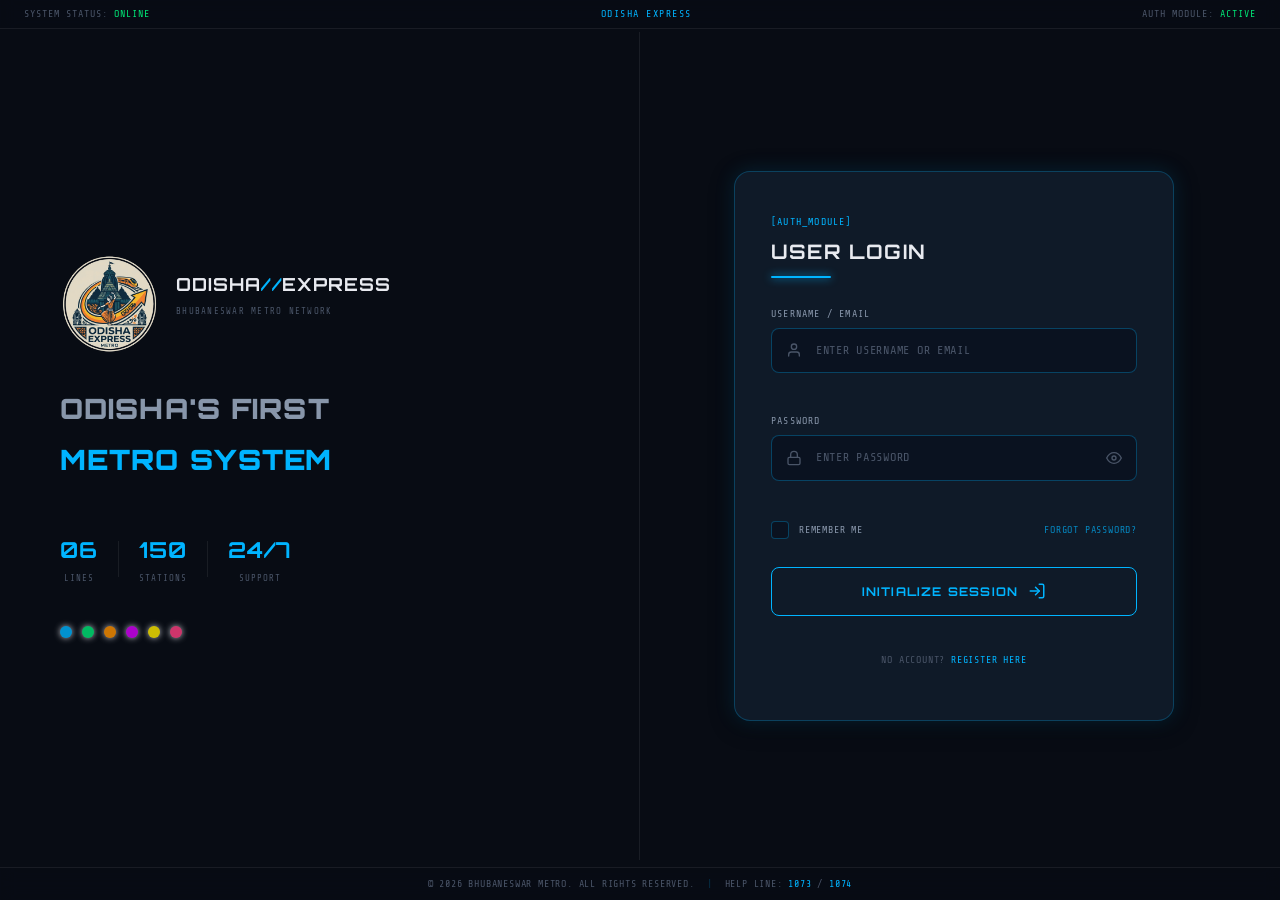
<file: index.html>
<!DOCTYPE html>
<html lang="en">

<head>
  <meta charset="UTF-8" />
  <meta name="viewport" content="width=device-width, initial-scale=1.0, viewport-fit=cover" />
  <meta name="theme-color" content="#080c14" />
  <title>Odisha Express - Login</title>
  <link rel="icon" type="image/svg+xml" href="assets/SVG/Odisha%20Express%20Logo.svg" />
  <!-- Bootstrap 5.3 -->
  <link rel="stylesheet" href="https://cdn.jsdelivr.net/npm/bootstrap@5.3.3/dist/css/bootstrap.min.css"
    integrity="sha384-QWTKZyjpPEjISv5WaRU9OFeRpok6YctnYmDr5pNlyT2bRjXh0JMhjY6hW+ALEwIH" crossorigin="anonymous" />
  <!-- Google Fonts -->
  <link rel="preconnect" href="https://fonts.googleapis.com" />
  <link rel="preconnect" href="https://fonts.gstatic.com" crossorigin />
  <link
    href="https://fonts.googleapis.com/css2?family=Share+Tech+Mono&family=Orbitron:wght@400;500;700;900&family=Rajdhani:wght@300;400;500;600;700&display=swap"
    rel="stylesheet" />
  <!-- Custom CSS (after Bootstrap so we can override) -->
  <link rel="stylesheet" href="css/styles.css" />
  <link rel="stylesheet" href="css/auth.css" />
  <link rel="stylesheet" href="css/responsive.css" />
</head>

<body class="auth-body">

  <!-- Animated grid background -->
  <div class="bg-grid"></div>
  <div class="bg-scanline"></div>

  <!-- Corner decorations -->
  <div class="corner corner-tl"></div>
  <div class="corner corner-tr"></div>
  <div class="corner corner-bl"></div>
  <div class="corner corner-br"></div>

  <!-- Status bar top -->
  <div class="status-bar">
    <span class="status-item">SYSTEM STATUS: <span class="status-online">ONLINE</span></span>
    <span class="status-item brand-title">ODISHA EXPRESS</span>
    <span class="status-item">AUTH MODULE: <span class="status-online">ACTIVE</span></span>
  </div>

  <!-- Main login container -->
  <main class="auth-container">

    <!-- Left panel — branding -->
    <div class="auth-left">
      <div class="auth-logo-block">
        <div class="logo-icon logo-icon--img">
          <img src="assets/SVG/Odisha%20Express%20Logo.svg" alt="Odisha Express Logo" class="logo-img" />
        </div>
        <div class="logo-text">
          <h1 class="logo-heading">ODISHA<span class="logo-slash">//</span>EXPRESS</h1>
          <p class="logo-sub">BHUBANESWAR METRO NETWORK</p>
        </div>
      </div>

      <div class="auth-tagline">
        <p class="tagline-line">ODISHA'S FIRST</p>
        <p class="tagline-line accent">METRO SYSTEM</p>
      </div>

      <div class="auth-stats">
        <div class="stat-item">
          <span class="stat-value">06</span>
          <span class="stat-label">LINES</span>
        </div>
        <div class="stat-divider"></div>
        <div class="stat-item">
          <span class="stat-value">150</span>
          <span class="stat-label">STATIONS</span>
        </div>
        <div class="stat-divider"></div>
        <div class="stat-item">
          <span class="stat-value">24/7</span>
          <span class="stat-label">SUPPORT</span>
        </div>
      </div>

      <div class="auth-line-indicators">
        <span class="line-dot" style="background:#00b4ff;" title="Blue Line"></span>
        <span class="line-dot" style="background:#00e676;" title="Green Line"></span>
        <span class="line-dot" style="background:#ff9100;" title="Orange Line"></span>
        <span class="line-dot" style="background:#d500f9;" title="Purple Line"></span>
        <span class="line-dot" style="background:#ffea00;" title="Yellow Line"></span>
        <span class="line-dot" style="background:#ff4081;" title="Pink Line"></span>
      </div>
    </div>

    <!-- Right panel — login form -->
    <div class="auth-right">
      <div class="form-panel">

        <!-- Panel header -->
        <div class="panel-header">
          <span class="panel-tag">[AUTH_MODULE]</span>
          <h2 class="panel-title">USER LOGIN</h2>
          <div class="panel-underline"></div>
        </div>

        <!-- Login form -->
        <form class="login-form" id="loginForm" novalidate>

          <!-- Username field -->
          <div class="field-group" id="usernameGroup">
            <label class="field-label" for="username">USERNAME / EMAIL</label>
            <div class="field-wrapper">
              <span class="field-icon">
                <!-- Human icon SVG -->
                <svg width="16" height="16" viewBox="0 0 24 24" fill="none" stroke="currentColor" stroke-width="2"
                  stroke-linecap="round" stroke-linejoin="round">
                  <path d="M20 21v-2a4 4 0 0 0-4-4H8a4 4 0 0 0-4 4v2" />
                  <circle cx="12" cy="7" r="4" />
                </svg>
              </span>
              <input type="text" id="username" name="username" class="field-input" placeholder="ENTER USERNAME OR EMAIL"
                autocomplete="username" required />
              <span class="field-status" id="usernameStatus"></span>
            </div>
            <span class="field-error" id="usernameError"></span>
          </div>

          <!-- Password field -->
          <div class="field-group" id="passwordGroup">
            <label class="field-label" for="password">PASSWORD</label>
            <div class="field-wrapper">
              <span class="field-icon">
                <!-- Lock icon SVG -->
                <svg width="16" height="16" viewBox="0 0 24 24" fill="none" stroke="currentColor" stroke-width="2"
                  stroke-linecap="round" stroke-linejoin="round">
                  <rect x="3" y="11" width="18" height="11" rx="2" ry="2" />
                  <path d="M7 11V7a5 5 0 0 1 10 0v4" />
                </svg>
              </span>
              <input type="password" id="password" name="password" class="field-input" placeholder="ENTER PASSWORD"
                autocomplete="current-password" required />
              <button type="button" class="field-toggle" id="togglePassword" aria-label="Toggle password visibility">
                <!-- Eye icon -->
                <svg width="16" height="16" viewBox="0 0 24 24" fill="none" stroke="currentColor" stroke-width="2"
                  stroke-linecap="round" stroke-linejoin="round" id="eyeIcon">
                  <path d="M1 12s4-8 11-8 11 8 11 8-4 8-11 8-11-8-11-8z" />
                  <circle cx="12" cy="12" r="3" />
                </svg>
              </button>
            </div>
            <span class="field-error" id="passwordError"></span>
          </div>

          <!-- Remember me + Forgot password -->
          <div class="form-options">
            <label class="checkbox-label" id="rememberLabel">
              <input type="checkbox" id="rememberMe" name="rememberMe" class="checkbox-input" />
              <span class="checkbox-custom"></span>
              <span class="checkbox-text">REMEMBER ME</span>
            </label>
            <a href="#" class="forgot-link" id="forgotPassword">FORGOT PASSWORD?</a>
          </div>

          <!-- Remember me warning -->
          <div class="remember-warning" id="rememberWarning" style="display:none;">
            <svg width="14" height="14" viewBox="0 0 24 24" fill="none" stroke="currentColor" stroke-width="2">
              <circle cx="12" cy="12" r="10" />
              <line x1="12" y1="8" x2="12" y2="12" />
              <line x1="12" y1="16" x2="12.01" y2="16" />
            </svg>
            YOU MUST ACCEPT TERMS TO PROCEED
          </div>

          <!-- Login button -->
          <button type="submit" class="btn-primary" id="loginBtn">
            <span class="btn-text">INITIALIZE SESSION</span>
            <span class="btn-icon">
              <svg width="18" height="18" viewBox="0 0 24 24" fill="none" stroke="currentColor" stroke-width="2"
                stroke-linecap="round" stroke-linejoin="round">
                <path d="M15 3h4a2 2 0 0 1 2 2v14a2 2 0 0 1-2 2h-4" />
                <polyline points="10 17 15 12 10 7" />
                <line x1="15" y1="12" x2="3" y2="12" />
              </svg>
            </span>
          </button>

          <!-- Register link -->
          <p class="auth-switch">
            NO ACCOUNT? <a href="register.html" class="auth-link">REGISTER HERE</a>
          </p>

        </form>

      </div>
    </div>

  </main>

  <!-- Forgot password modal -->
  <div class="modal-overlay" id="forgotModal" style="display:none;">
    <div class="modal-box">
      <div class="modal-header">
        <span class="panel-tag">[PASSWORD_RESET]</span>
        <button class="modal-close" id="closeForgotModal">
          <svg width="18" height="18" viewBox="0 0 24 24" fill="none" stroke="currentColor" stroke-width="2">
            <line x1="18" y1="6" x2="6" y2="18" />
            <line x1="6" y1="6" x2="18" y2="18" />
          </svg>
        </button>
      </div>
      <h3 class="modal-title">RESET PASSWORD</h3>
      <p class="modal-desc">ENTER YOUR REGISTERED EMAIL TO RECEIVE A RESET LINK.</p>
      <div class="field-group">
        <label class="field-label" for="resetEmail">EMAIL ADDRESS</label>
        <div class="field-wrapper">
          <span class="field-icon">
            <svg width="16" height="16" viewBox="0 0 24 24" fill="none" stroke="currentColor" stroke-width="2"
              stroke-linecap="round" stroke-linejoin="round">
              <path d="M4 4h16c1.1 0 2 .9 2 2v12c0 1.1-.9 2-2 2H4c-1.1 0-2-.9-2-2V6c0-1.1.9-2 2-2z" />
              <polyline points="22,6 12,13 2,6" />
            </svg>
          </span>
          <input type="email" id="resetEmail" class="field-input" placeholder="your@email.com" />
        </div>
      </div>
      <button class="btn-primary" id="sendResetBtn">SEND RESET LINK</button>
      <p class="modal-feedback" id="resetFeedback"></p>
    </div>
  </div>

  <!-- Footer -->
  <footer class="auth-footer">
    <span>&#169; 2026 BHUBANESWAR METRO. ALL RIGHTS RESERVED.</span>
    <span class="footer-divider">|</span>
    <span>HELP LINE: <a href="tel:1073" class="footer-link">1073</a> / <a href="tel:1074"
        class="footer-link">1074</a></span>
  </footer>

  <script src="js/config.js"></script>
  <script src="js/auth.js"></script>
  <!-- Bootstrap 5.3 JS -->
  <script src="https://cdn.jsdelivr.net/npm/bootstrap@5.3.3/dist/js/bootstrap.bundle.min.js"
    integrity="sha384-YvpcrYf0tY3lHB60NNkmXc4s9bIOgUxi8T/jzmE5Q5yKyg5F9+QLpfFpQ7tF9gTWV"
    crossorigin="anonymous"></script>
</body>

</html>
</file>
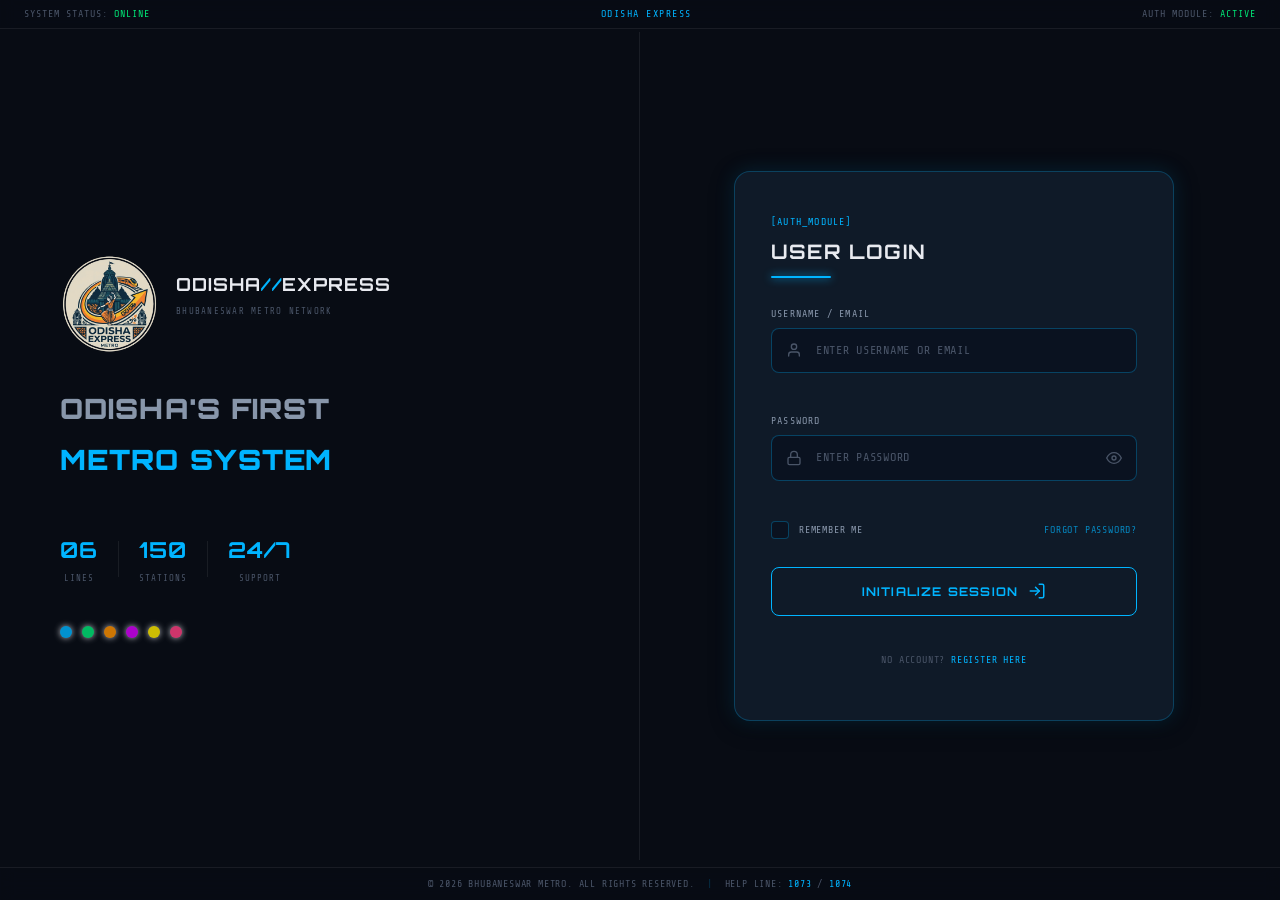
<file: main.html>
<!DOCTYPE html>
<html lang="en" data-theme="dark">

<head>
  <meta charset="UTF-8" />
  <meta name="viewport" content="width=device-width, initial-scale=1.0, viewport-fit=cover" />
  <meta name="theme-color" content="#080c14" />
  <title>Odisha Express Metro App</title>
  <link rel="icon" type="image/svg+xml" href="assets/SVG/Odisha%20Express%20Logo.svg" />
  <!-- Bootstrap 5.3 -->
  <link rel="stylesheet" href="https://cdn.jsdelivr.net/npm/bootstrap@5.3.3/dist/css/bootstrap.min.css"
    integrity="sha384-QWTKZyjpPEjISv5WaRU9OFeRpok6YctnYmDr5pNlyT2bRjXh0JMhjY6hW+ALEwIH" crossorigin="anonymous" />
  <!-- Google Fonts -->
  <link rel="preconnect" href="https://fonts.googleapis.com" />
  <link rel="preconnect" href="https://fonts.gstatic.com" crossorigin />
  <link
    href="https://fonts.googleapis.com/css2?family=Share+Tech+Mono&family=Orbitron:wght@400;500;700;900&family=Rajdhani:wght@300;400;500;600;700&display=swap"
    rel="stylesheet" />
  <!-- Custom CSS (after Bootstrap so we can override) -->
  <link rel="stylesheet" href="css/styles.css" />
  <link rel="stylesheet" href="css/theme.css" />
  <link rel="stylesheet" href="css/animations.css" />
  <link rel="stylesheet" href="css/home.css" />
  <link rel="stylesheet" href="css/timetable.css" />
  <link rel="stylesheet" href="css/routes.css" />
  <link rel="stylesheet" href="css/fare.css" />
  <link rel="stylesheet" href="css/profile.css" />
  <link rel="stylesheet" href="css/metrocard.css" />
  <link rel="stylesheet" href="css/responsive.css" />

</head>

<body class="main-body">

  <!-- ═══════════════════════════════════════════
       NAVBAR
  ═══════════════════════════════════════════ -->
  <nav class="navbar" id="mainNav">
    <div class="nav-brand">
      <div class="nav-logo-icon nav-logo-icon--img"><img src="assets/SVG/Odisha%20Express%20Logo.svg"
          alt="Odisha Express Logo" class="nav-logo-img" /></div>
      <span class="nav-brand-text">ODISHA<span class="nav-slash">//</span>EXPRESS</span>
    </div>

    <ul class="nav-links" id="navLinks">
      <li>
        <a href="#" class="nav-item active" data-page="home" onclick="navigateTo('home')">
          <svg class="nav-icon" width="16" height="16" viewBox="0 0 24 24" fill="none" stroke="currentColor"
            stroke-width="2" stroke-linecap="round" stroke-linejoin="round">
            <path d="M3 9l9-7 9 7v11a2 2 0 0 1-2 2H5a2 2 0 0 1-2-2z" />
            <polyline points="9 22 9 12 15 12 15 22" />
          </svg>
          HOME
        </a>
      </li>
      <li>
        <a href="#" class="nav-item" data-page="timetable" onclick="navigateTo('timetable')">
          <svg class="nav-icon" width="16" height="16" viewBox="0 0 24 24" fill="none" stroke="currentColor"
            stroke-width="2" stroke-linecap="round" stroke-linejoin="round">
            <rect x="3" y="4" width="18" height="18" rx="2" />
            <line x1="16" y1="2" x2="16" y2="6" />
            <line x1="8" y1="2" x2="8" y2="6" />
            <line x1="3" y1="10" x2="21" y2="10" />
          </svg>
          TIME TABLE
        </a>
      </li>
      <li>
        <a href="#" class="nav-item" data-page="routes" onclick="navigateTo('routes')">
          <svg class="nav-icon" width="16" height="16" viewBox="0 0 24 24" fill="none" stroke="currentColor"
            stroke-width="2" stroke-linecap="round" stroke-linejoin="round">
            <circle cx="5" cy="12" r="2" />
            <circle cx="19" cy="12" r="2" />
            <path d="M5 12h14" />
            <path d="M12 5v14" />
          </svg>
          ROUTES
        </a>
      </li>
      <li>
        <a href="#" class="nav-item" data-page="fare" onclick="navigateTo('fare')">
          <svg class="nav-icon" width="16" height="16" viewBox="0 0 24 24" fill="none" stroke="currentColor"
            stroke-width="2" stroke-linecap="round" stroke-linejoin="round">
            <line x1="12" y1="1" x2="12" y2="23" />
            <path d="M17 5H9.5a3.5 3.5 0 0 0 0 7h5a3.5 3.5 0 0 1 0 7H6" />
          </svg>
          FARE
        </a>
      </li>
      <li>
        <a href="#" class="nav-item" id="navMetroCard">
          <svg class="nav-icon" width="16" height="16" viewBox="0 0 24 24" fill="none" stroke="currentColor"
            stroke-width="2" stroke-linecap="round" stroke-linejoin="round">
            <rect x="2" y="5" width="20" height="14" rx="2" />
            <line x1="2" y1="10" x2="22" y2="10" />
          </svg>
          METRO CARD
        </a>
      </li>
    </ul>

    <!-- Hamburger button (mobile only) -->
    <button class="nav-hamburger" id="navHamburger" aria-label="Toggle navigation" aria-expanded="false"
      aria-controls="mobileNavDrawer">
      <span></span>
      <span></span>
      <span></span>
    </button>

    <div class="nav-actions">
      <!-- Theme toggle -->
      <button class="nav-btn theme-toggle" id="themeToggle" title="Toggle theme">
        <svg id="sunIcon" width="18" height="18" viewBox="0 0 24 24" fill="none" stroke="currentColor" stroke-width="2"
          stroke-linecap="round" stroke-linejoin="round">
          <circle cx="12" cy="12" r="5" />
          <line x1="12" y1="1" x2="12" y2="3" />
          <line x1="12" y1="21" x2="12" y2="23" />
          <line x1="4.22" y1="4.22" x2="5.64" y2="5.64" />
          <line x1="18.36" y1="18.36" x2="19.78" y2="19.78" />
          <line x1="1" y1="12" x2="3" y2="12" />
          <line x1="21" y1="12" x2="23" y2="12" />
          <line x1="4.22" y1="19.78" x2="5.64" y2="18.36" />
          <line x1="18.36" y1="5.64" x2="19.78" y2="4.22" />
        </svg>
        <svg id="moonIcon" width="18" height="18" viewBox="0 0 24 24" fill="none" stroke="currentColor" stroke-width="2"
          stroke-linecap="round" stroke-linejoin="round" style="display:none;">
          <path d="M21 12.79A9 9 0 1 1 11.21 3 7 7 0 0 0 21 12.79z" />
        </svg>
      </button>

      <!-- SOS Button -->
      <button class="nav-btn sos-btn" id="sosBtn" title="Emergency SOS">
        SOS
      </button>

      <!-- Profile -->
      <a href="#" class="nav-profile" data-page="profile" onclick="navigateTo('profile')" id="navProfile"
        title="Profile">
        <div class="profile-avatar" id="navAvatarImg">
          <svg width="20" height="20" viewBox="0 0 24 24" fill="none" stroke="currentColor" stroke-width="2"
            stroke-linecap="round" stroke-linejoin="round">
            <path d="M20 21v-2a4 4 0 0 0-4-4H8a4 4 0 0 0-4 4v2" />
            <circle cx="12" cy="7" r="4" />
          </svg>
        </div>
      </a>
    </div>
  </nav>

  <!-- Mobile nav overlay -->
  <div class="mobile-nav-overlay" id="mobileNavOverlay" aria-hidden="true"></div>

  <!-- Mobile nav drawer -->
  <nav class="mobile-nav-drawer" id="mobileNavDrawer" aria-label="Mobile navigation">
    <ul class="mobile-nav-list">
      <li>
        <a href="#" class="mobile-nav-link active" id="mobileHome" data-page="home"
          onclick="navigateTo('home');closeMobileNav();">
          <svg class="nav-icon" width="16" height="16" viewBox="0 0 24 24" fill="none" stroke="currentColor"
            stroke-width="2" stroke-linecap="round" stroke-linejoin="round">
            <path d="M3 9l9-7 9 7v11a2 2 0 0 1-2 2H5a2 2 0 0 1-2-2z" />
            <polyline points="9 22 9 12 15 12 15 22" />
          </svg>
          HOME
        </a>
      </li>
      <li>
        <a href="#" class="mobile-nav-link" id="mobileTimetable" data-page="timetable"
          onclick="navigateTo('timetable');closeMobileNav();">
          <svg class="nav-icon" width="16" height="16" viewBox="0 0 24 24" fill="none" stroke="currentColor"
            stroke-width="2" stroke-linecap="round" stroke-linejoin="round">
            <rect x="3" y="4" width="18" height="18" rx="2" />
            <line x1="16" y1="2" x2="16" y2="6" />
            <line x1="8" y1="2" x2="8" y2="6" />
            <line x1="3" y1="10" x2="21" y2="10" />
          </svg>
          TIME TABLE
        </a>
      </li>
      <li>
        <a href="#" class="mobile-nav-link" id="mobileRoutes" data-page="routes"
          onclick="navigateTo('routes');closeMobileNav();">
          <svg class="nav-icon" width="16" height="16" viewBox="0 0 24 24" fill="none" stroke="currentColor"
            stroke-width="2" stroke-linecap="round" stroke-linejoin="round">
            <circle cx="5" cy="12" r="2" />
            <circle cx="19" cy="12" r="2" />
            <path d="M5 12h14" />
            <path d="M12 5v14" />
          </svg>
          ROUTES
        </a>
      </li>
      <li>
        <a href="#" class="mobile-nav-link" id="mobileFare" data-page="fare"
          onclick="navigateTo('fare');closeMobileNav();">
          <svg class="nav-icon" width="16" height="16" viewBox="0 0 24 24" fill="none" stroke="currentColor"
            stroke-width="2" stroke-linecap="round" stroke-linejoin="round">
            <line x1="12" y1="1" x2="12" y2="23" />
            <path d="M17 5H9.5a3.5 3.5 0 0 0 0 7h5a3.5 3.5 0 0 1 0 7H6" />
          </svg>
          FARE
        </a>
      </li>
      <li>
        <a href="#" class="mobile-nav-link" id="mobileMetroCard">
          <svg class="nav-icon" width="16" height="16" viewBox="0 0 24 24" fill="none" stroke="currentColor"
            stroke-width="2" stroke-linecap="round" stroke-linejoin="round">
            <rect x="2" y="5" width="20" height="14" rx="2" />
            <line x1="2" y1="10" x2="22" y2="10" />
          </svg>
          METRO CARD
        </a>
      </li>
    </ul>
  </nav>


  <!-- ═══════════════════════════════════════════
       PAGE: HOME
  ═══════════════════════════════════════════ -->
  <section class="page-section active" id="page-home">

    <!-- Section 1: Odisha's 1st Metro — Blue Card (card on right) -->
    <div class="hero-section hero-blue" id="hero1">
      <div class="hero-content hero-content--left">
        <h2 class="hero-title" data-i18n="hero1-title">ODISHA'S<br />FIRST METRO</h2>
        <p class="hero-desc">A new era of urban transit for Bhubaneswar. The Blue Line forms the historic backbone of
          Odisha's first metro network, connecting the heart of the city.</p>
        <div class="hero-meta">
          <span class="hero-tag">NETWORK STATUS:</span>
          <span class="hero-status blue">BLUE LINE ACTIVE</span>
        </div>
      </div>
      <div class="hero-card-wrap hero-card-wrap--right">
        <div class="metro-card card-blue" id="metroCard" data-section="1">
          <div class="card-face card-front has-image">
            <img src="assets/SVG/Blue%20Line%20Front.svg" alt="Blue Line Metro Card Front" class="card-front-img" />
          </div>
          <div class="card-face card-back has-image">
            <img src="assets/SVG/Blue%20Line%20Back.svg" alt="Blue Line Metro Card Back" class="card-back-img" />
          </div>
        </div>
        <!-- Drag hint -->
        <p class="card-drag-hint" data-i18n="drag-hint">&#8592; DRAG CARD TO EXPLORE &#8594;</p>
      </div>
    </div>

    <!-- Section 2: Expanding Horizons — Green Card (card on left) -->
    <div class="hero-section hero-green" id="hero2">
      <div class="hero-card-wrap hero-card-wrap--left">
        <div class="metro-card card-green" data-section="2">
          <div class="card-face card-front has-image">
            <img src="assets/SVG/Green%20Line%20Front.svg" alt="Green Line Metro Card Front" class="card-front-img" />
          </div>
          <div class="card-face card-back has-image">
            <img src="assets/SVG/Green%20Line%20Back.svg" alt="Green Line Metro Card Back" class="card-back-img" />
          </div>
        </div>
      </div>
      <div class="hero-content hero-content--right">
        <h2 class="hero-title" data-i18n="hero2-title">EXPANDING<br />HORIZONS</h2>
        <p class="hero-desc">Connecting the city like never before. The Green Line bridges crucial gaps, bringing all
          corners of Bhubaneswar closer together.</p>
        <div class="hero-meta">
          <span class="hero-tag">NETWORK STATUS:</span>
          <span class="hero-status green">GREEN LINE ACTIVE</span>
        </div>
      </div>
    </div>

    <!-- Section 3: One Smart Network — Purple Card (card on left) -->
    <div class="hero-section hero-purple" id="hero3">
      <div class="hero-content hero-content--left">
        <h2 class="hero-title" data-i18n="hero3-title">ONE SMART<br />NETWORK</h2>
        <p class="hero-desc">Blue, Green, Orange, Purple, Yellow or Pink. Navigate the expanding, fully air-conditioned
          network with a single contactless tap.</p>
        <div class="hero-meta">
          <span class="hero-tag">NETWORK STATUS:</span>
          <span class="hero-status purple">VALID ALL LINES</span>
        </div>
      </div>
      <div class="hero-card-wrap hero-card-wrap--right">
        <div class="metro-card card-purple" data-section="3">
          <div class="card-face card-front has-image">
            <img src="assets/SVG/Purple%20Line%20Front.svg" alt="Purple Line Metro Card Front" class="card-front-img" />
          </div>
          <div class="card-face card-back has-image">
            <img src="assets/SVG/Purple%20Line%20Back.svg" alt="Purple Line Metro Card Back" class="card-back-img" />
          </div>
        </div>
      </div>
    </div>

    <!-- Section 4: Network Routes — Orange Card (card on right) -->
    <div class="hero-section hero-routes" id="hero4">
      <div class="hero-card-wrap hero-card-wrap--left">
        <div class="metro-card card-orange" data-section="4">
          <div class="card-face card-front has-image">
            <img src="assets/SVG/Orange%20Line%20Front.svg" alt="Orange Line Metro Card Front" class="card-front-img" />
          </div>
          <div class="card-face card-back has-image">
            <img src="assets/SVG/Orange%20Line%20Back.svg" alt="Orange Line Metro Card Back" class="card-back-img" />
          </div>
        </div>
      </div>
      <div class="hero-content hero-content--right">
        <h2 class="hero-title" data-i18n="hero4-title">NETWORK<br />ROUTES</h2>
        <ul class="routes-list">
          <li><span class="route-dot" style="background:#00b4ff;"></span> Bhubaneswar North &#8596; Bhubaneswar South
          </li>
          <li><span class="route-dot" style="background:#00e676;"></span> Airport &#8596; Old Town</li>
          <li><span class="route-dot" style="background:#d500f9;"></span> AIIMS &#8596; Infocity</li>
          <li><span class="route-dot" style="background:#ff9100;"></span> Rasulgarh &#8596; Patia</li>
          <li><span class="route-dot" style="background:#ffea00;"></span> Unit-1 &#8596; Baramunda</li>
          <li><span class="route-dot" style="background:#ff4081;"></span> Lingaraj &#8596; Jaydev Vihar</li>
        </ul>
        <div class="hero-meta">
          <span class="hero-tag">NETWORK STATUS:</span>
          <span class="hero-status orange">ORANGE LINE ACTIVE</span>
        </div>
      </div>
    </div>

    <!-- Section 5: Fare Structure — Gold Card (card on left) -->
    <div class="hero-section hero-gold" id="hero5">
      <div class="hero-content hero-content--left">
        <h2 class="hero-title fare-title" data-i18n="hero5-title">FARE<br />STRUCTURE</h2>
        <p class="hero-desc">Affordable transit for everyone. Use your Smart Card for seamless travel and bonus recharge
          value.</p>
        <table class="fare-preview-table">
          <thead>
            <tr>
              <th>DISTANCE (KM)</th>
              <th>STANDARD FARE</th>
            </tr>
          </thead>
          <tbody>
            <tr>
              <td>0 – 5 km</td>
              <td>&#8377; 10.00</td>
            </tr>
            <tr>
              <td>5 – 10 km</td>
              <td>&#8377; 20.00</td>
            </tr>
            <tr>
              <td>10 – 20 km</td>
              <td>&#8377; 30.00</td>
            </tr>
            <tr>
              <td>20 – 30 km</td>
              <td>&#8377; 40.00</td>
            </tr>
            <tr>
              <td>Above 30 km</td>
              <td>+ ₹10 / 10km</td>
            </tr>
          </tbody>
        </table>
        <div class="hero-meta">
          <span class="hero-tag">NETWORK STATUS:</span>
          <span class="hero-status gold">GOLDEN LINE ACTIVE</span>
        </div>
      </div>
      <div class="hero-card-wrap hero-card-wrap--right">
        <div class="metro-card card-gold" data-section="5">
          <div class="card-face card-front has-image">
            <img src="assets/SVG/Golden%20Line%20Front.svg" alt="Golden Line Metro Card Front" class="card-front-img" />
          </div>
          <div class="card-face card-back has-image">
            <img src="assets/SVG/Golden%20Line%20Back.svg" alt="Golden Line Metro Card Back" class="card-back-img" />
          </div>
        </div>
      </div>
    </div>

    <!-- Section 6: Metro Regulation — Red Card (card on right) -->
    <div class="hero-section hero-red" id="hero6">
      <div class="hero-card-wrap hero-card-wrap--left">
        <div class="metro-card card-red" data-section="6">
          <div class="card-face card-front has-image">
            <img src="assets/SVG/Red%20Line%20Front.svg" alt="Red Line Metro Card Front" class="card-front-img" />
          </div>
          <div class="card-face card-back has-image">
            <img src="assets/SVG/Red%20Line%20Back.svg" alt="Red Line Metro Card Back" class="card-back-img" />
          </div>
        </div>
      </div>
      <div class="hero-content hero-content--right">
        <h2 class="hero-title reg-title" data-i18n="hero6-title">METRO<br />REGULATIONS</h2>
        <p class="hero-desc">For the safety and comfort of all passengers, the following items cannot be taken inside
          metro premises.</p>
        <ul class="reg-list">
          <li><span class="reg-x">&#10005;</span> Raw fish, meat</li>
          <li><span class="reg-x">&#10005;</span> Dynamite, explosives, flammable substances</li>
          <li><span class="reg-x">&#10005;</span> Petrol, acid, large batteries</li>
          <li><span class="reg-x">&#10005;</span> Objects longer than 4 feet</li>
          <li><span class="reg-x">&#10005;</span> Toxic substances, tear gas</li>
          <li><span class="reg-x">&#10005;</span> Screwdrivers, hammers, knives, saws</li>
        </ul>
        <p class="reg-warning" data-i18n="hero6-warning">IF CAUGHT CARRYING THESE, A FINE WILL BE IMPOSED.</p>
        <div class="hero-meta">
          <span class="hero-tag">NETWORK STATUS:</span>
          <span class="hero-status red">RESTRICTED ITEMS</span>
        </div>
      </div>
    </div>

  <!-- Home footer -->
  <footer class="home-footer">
    <div class="footer-social">
      <a href="#" class="social-icon" title="Facebook" aria-label="Facebook">
        <svg width="20" height="20" viewBox="0 0 24 24" fill="currentColor">
          <path d="M18 2h-3a5 5 0 0 0-5 5v3H7v4h3v8h4v-8h3l1-4h-4V7a1 1 0 0 1 1-1h3z" />
        </svg>
      </a>
      <a href="#" class="social-icon" title="Twitter/X" aria-label="Twitter">
        <svg width="20" height="20" viewBox="0 0 24 24" fill="currentColor">
          <path
            d="M23 3a10.9 10.9 0 0 1-3.14 1.53 4.48 4.48 0 0 0-7.86 3v1A10.66 10.66 0 0 1 3 4s-4 9 5 13a11.64 11.64 0 0 1-7 2c9 5 20 0 20-11.5a4.5 4.5 0 0 0-.08-.83A7.72 7.72 0 0 0 23 3z" />
        </svg>
      </a>
      <a href="#" class="social-icon" title="Instagram" aria-label="Instagram">
        <svg width="20" height="20" viewBox="0 0 24 24" fill="none" stroke="currentColor" stroke-width="2"
          stroke-linecap="round" stroke-linejoin="round">
          <rect x="2" y="2" width="20" height="20" rx="5" ry="5" />
          <path d="M16 11.37A4 4 0 1 1 12.63 8 4 4 0 0 1 16 11.37z" />
          <line x1="17.5" y1="6.5" x2="17.51" y2="6.5" />
        </svg>
      </a>
    </div>
    <p class="footer-copy">&#169; 2026 BHUBANESWAR METRO. ALL RIGHTS RESERVED. &nbsp;|&nbsp; HELP LINE: <a
        href="tel:1073">1073</a> / <a href="tel:1074">1074</a></p>
  </footer>

  </section>


  <!-- ═══════════════════════════════════════════
       PAGE: TIME TABLE
  ═══════════════════════════════════════════ -->
  <section class="page-section" id="page-timetable">

    <div class="page-header">
      <div class="page-header-left">
        <h1 class="page-title">TIME_TABLE</h1>
        <div class="page-subtitle-row">
          <span class="page-tag" id="ttLineTag">[BLUE_LINE.ACTIVE]</span>
          <span class="page-cursor"></span>
        </div>
        <div class="page-underline"></div>
      </div>
      <div class="page-header-right">
        <div class="status-badge">
          <span class="sb-label">SYNC STATUS:</span>
          <span class="sb-value online">LIVE</span>
        </div>
        <div class="status-badge">
          <span class="sb-label">RECORD ENTRIES:</span>
          <span class="sb-value" id="ttRecordCount">150</span>
        </div>
      </div>
    </div>

    <!-- Filter bar -->
    <div class="filter-bar">
      <div class="filter-group">
        <label class="filter-label" data-i18n="tt-filter-line">SELECT TRANSIT LINE</label>
        <select class="filter-select" id="ttLine">
          <option value="blue">Blue Line</option>
          <option value="green">Green Line</option>
          <option value="orange">Orange Line</option>
          <option value="purple">Purple Line</option>
          <option value="yellow">Yellow Line</option>
          <option value="pink">Pink Line</option>
        </select>
      </div>
      <div class="filter-group">
        <label class="filter-label" data-i18n="tt-filter-station">SELECT STATION</label>
        <select class="filter-select" id="ttStation">
          <!-- Populated dynamically by timetable.js -->
        </select>
      </div>
      <div class="filter-group">
        <label class="filter-label" data-i18n="tt-filter-day">TEMPORAL CONTEXT</label>
        <select class="filter-select" id="ttDay">
          <option value="weekday">Monday to Friday</option>
          <option value="saturday">Saturday</option>
          <option value="sunday">Sunday</option>
        </select>
      </div>
    </div>

    <!-- Live departures -->
    <div class="tt-live-section">
      <div class="tt-section-header">
        <h3 class="tt-section-title">LIVE DEPARTURES — <span id="ttStationName">BHUBANESWAR NORTH</span></h3>
        <span class="tt-display-count">DISPLAYING NEXT 10 TRAINS</span>
      </div>

      <div class="tt-live-grid">
        <!-- Up Direction -->
        <div class="tt-direction-panel">
          <div class="tt-direction-header">
            <h4 class="tt-dir-title" data-i18n="tt-up-dir">UP DIRECTION</h4>
            <span class="tt-dir-dest" id="ttUpDest">TOWARDS TERMINAL</span>
          </div>
          <div class="tt-trains-list" id="ttUpTrains">
            <!-- Populated by timetable.js -->
          </div>
        </div>

        <!-- Down Direction -->
        <div class="tt-direction-panel">
          <div class="tt-direction-header">
            <h4 class="tt-dir-title" data-i18n="tt-dn-dir">DN DIRECTION</h4>
            <span class="tt-dir-dest" id="ttDnDest">TOWARDS ORIGIN</span>
          </div>
          <div class="tt-trains-list" id="ttDnTrains">
            <!-- Populated by timetable.js -->
          </div>
        </div>
      </div>
    </div>

    <!-- Complete timetable -->
    <div class="tt-complete-section">
      <div class="tt-section-header">
        <h3 class="tt-section-title">COMPLETE TIMETABLE — <span id="ttCompleteStation">BHUBANESWAR NORTH</span></h3>
        <span class="tt-display-count">ALL SCHEDULED SERVICES</span>
      </div>

      <div class="tt-schedule-grid">
        <!-- Up Schedule -->
        <div class="tt-schedule-panel">
          <div class="tt-schedule-header">
            <span class="tt-sched-title" data-i18n="tt-up-sched">UP SCHEDULE</span>
            <span class="tt-sched-count" id="ttUpCount">--</span>
          </div>
          <div class="tt-schedule-table-wrap">
            <table class="tt-table">
              <thead>
                <tr>
                  <th>TRAIN NO.</th>
                  <th>DEPARTURE</th>
                  <th>DESTINATION</th>
                </tr>
              </thead>
              <tbody id="ttUpSchedule">
                <!-- Populated by timetable.js -->
              </tbody>
            </table>
          </div>
        </div>

        <!-- Down Schedule -->
        <div class="tt-schedule-panel">
          <div class="tt-schedule-header">
            <span class="tt-sched-title" data-i18n="tt-dn-sched">DN SCHEDULE</span>
            <span class="tt-sched-count" id="ttDnCount">--</span>
          </div>
          <div class="tt-schedule-table-wrap">
            <table class="tt-table">
              <thead>
                <tr>
                  <th>TRAIN NO.</th>
                  <th>DEPARTURE</th>
                  <th>DESTINATION</th>
                </tr>
              </thead>
              <tbody id="ttDnSchedule">
                <!-- Populated by timetable.js -->
              </tbody>
            </table>
          </div>
        </div>
      </div>
    </div>

  </section>


  <!-- ═══════════════════════════════════════════
       PAGE: ROUTES
  ═══════════════════════════════════════════ -->
  <section class="page-section" id="page-routes">

    <div class="page-header">
      <div class="page-header-left">
        <h1 class="page-title">ODISHA_METRO</h1>
        <div class="page-subtitle-row">
          <span class="page-tag">[AEGIS DB_LINK.ACTIVE]</span>
          <span class="page-cursor"></span>
        </div>
        <div class="page-underline"></div>
      </div>
      <div class="page-header-right">
        <div class="status-badge">
          <span class="sb-label">NETWORK STATUS:</span>
          <span class="sb-value online">OPTIMAL</span>
        </div>
        <div class="status-badge">
          <span class="sb-label">ACTIVE NODES:</span>
          <span class="sb-value">150</span>
        </div>
      </div>
    </div>

    <!-- Route lines list -->
    <div class="routes-container" id="routesContainer">

      <!-- L1 Blue Line -->
      <div class="route-card" data-line="blue">
        <div class="route-card-header" onclick="toggleRoute('blue')">
          <div class="route-card-left">
            <span class="route-line-badge blue">L1</span>
            <span class="route-line-name">BLUE LINE</span>
            <span class="route-endpoints">
              <span class="route-ep">Bhubaneswar North</span>
              <span class="route-arrow">&gt;&gt;</span>
              <span class="route-ep">Bhubaneswar South</span>
            </span>
          </div>
          <div class="route-card-right">
            <span class="route-count"><strong id="blueActive">25</strong>/25 <span class="route-count-label">ACTIVE /
                TOTAL</span></span>
            <span class="route-toggle-icon" id="blueIcon">&#9660;</span>
          </div>
        </div>
        <div class="route-stations-wrap" id="route-blue" style="display:none;">
          <div class="station-track-scroll">
            <div class="station-track" id="track-blue">
              <!-- Populated by routes.js -->
            </div>
          </div>
        </div>
      </div>

      <!-- L2 Green Line -->
      <div class="route-card" data-line="green">
        <div class="route-card-header" onclick="toggleRoute('green')">
          <div class="route-card-left">
            <span class="route-line-badge green">L2</span>
            <span class="route-line-name">GREEN LINE</span>
            <span class="route-endpoints">
              <span class="route-ep">Airport</span>
              <span class="route-arrow">&gt;&gt;</span>
              <span class="route-ep">Old Town</span>
            </span>
          </div>
          <div class="route-card-right">
            <span class="route-count"><strong id="greenActive">25</strong>/25 <span class="route-count-label">ACTIVE /
                TOTAL</span></span>
            <span class="route-toggle-icon" id="greenIcon">&#9660;</span>
          </div>
        </div>
        <div class="route-stations-wrap" id="route-green" style="display:none;">
          <div class="station-track-scroll">
            <div class="station-track" id="track-green"></div>
          </div>
        </div>
      </div>

      <!-- L3 Orange Line -->
      <div class="route-card" data-line="orange">
        <div class="route-card-header" onclick="toggleRoute('orange')">
          <div class="route-card-left">
            <span class="route-line-badge orange">L3</span>
            <span class="route-line-name">ORANGE LINE</span>
            <span class="route-endpoints">
              <span class="route-ep">Rasulgarh</span>
              <span class="route-arrow">&gt;&gt;</span>
              <span class="route-ep">Patia</span>
            </span>
          </div>
          <div class="route-card-right">
            <span class="route-count"><strong id="orangeActive">25</strong>/25 <span class="route-count-label">ACTIVE /
                TOTAL</span></span>
            <span class="route-toggle-icon" id="orangeIcon">&#9660;</span>
          </div>
        </div>
        <div class="route-stations-wrap" id="route-orange" style="display:none;">
          <div class="station-track-scroll">
            <div class="station-track" id="track-orange"></div>
          </div>
        </div>
      </div>

      <!-- L4 Purple Line -->
      <div class="route-card" data-line="purple">
        <div class="route-card-header" onclick="toggleRoute('purple')">
          <div class="route-card-left">
            <span class="route-line-badge purple">L4</span>
            <span class="route-line-name">PURPLE LINE</span>
            <span class="route-endpoints">
              <span class="route-ep">AIIMS</span>
              <span class="route-arrow">&gt;&gt;</span>
              <span class="route-ep">Infocity</span>
            </span>
          </div>
          <div class="route-card-right">
            <span class="route-count"><strong id="purpleActive">25</strong>/25 <span class="route-count-label">ACTIVE /
                TOTAL</span></span>
            <span class="route-toggle-icon" id="purpleIcon">&#9660;</span>
          </div>
        </div>
        <div class="route-stations-wrap" id="route-purple" style="display:none;">
          <div class="station-track-scroll">
            <div class="station-track" id="track-purple"></div>
          </div>
        </div>
      </div>

      <!-- L5 Yellow Line -->
      <div class="route-card" data-line="yellow">
        <div class="route-card-header" onclick="toggleRoute('yellow')">
          <div class="route-card-left">
            <span class="route-line-badge yellow">L5</span>
            <span class="route-line-name">YELLOW LINE</span>
            <span class="route-endpoints">
              <span class="route-ep">Unit-1</span>
              <span class="route-arrow">&gt;&gt;</span>
              <span class="route-ep">Baramunda</span>
            </span>
          </div>
          <div class="route-card-right">
            <span class="route-count"><strong id="yellowActive">25</strong>/25 <span class="route-count-label">ACTIVE /
                TOTAL</span></span>
            <span class="route-toggle-icon" id="yellowIcon">&#9660;</span>
          </div>
        </div>
        <div class="route-stations-wrap" id="route-yellow" style="display:none;">
          <div class="station-track-scroll">
            <div class="station-track" id="track-yellow"></div>
          </div>
        </div>
      </div>

      <!-- L6 Pink Line -->
      <div class="route-card" data-line="pink">
        <div class="route-card-header" onclick="toggleRoute('pink')">
          <div class="route-card-left">
            <span class="route-line-badge pink">L6</span>
            <span class="route-line-name">PINK LINE</span>
            <span class="route-endpoints">
              <span class="route-ep">Lingaraj</span>
              <span class="route-arrow">&gt;&gt;</span>
              <span class="route-ep">Jaydev Vihar</span>
            </span>
          </div>
          <div class="route-card-right">
            <span class="route-count"><strong id="pinkActive">25</strong>/25 <span class="route-count-label">ACTIVE /
                TOTAL</span></span>
            <span class="route-toggle-icon" id="pinkIcon">&#9660;</span>
          </div>
        </div>
        <div class="route-stations-wrap" id="route-pink" style="display:none;">
          <div class="station-track-scroll">
            <div class="station-track" id="track-pink"></div>
          </div>
        </div>
      </div>

    </div>
  </section>


  <!-- ═══════════════════════════════════════════
       PAGE: FARE
  ═══════════════════════════════════════════ -->
  <section class="page-section" id="page-fare">
    <div class="fare-intro">
      <div class="fare-intro-aegis">AEGIS//FARE_ENGINE V2.1</div>
      <h1 class="fare-intro-title">FARE CALCULATOR</h1>
      <p class="fare-intro-desc">Distance-based fare computation across all six lines. Smart Card holders receive 10%<br>discount on all journeys.</p>
    </div>

    <!-- Fare line grid -->
    <div class="fare-grid" id="fareContainer">

      <!-- L1 Blue Line -->
      <div class="fare-line-card" data-line="blue">
        <div class="fare-card-top">
          <div class="fare-card-title"><span class="route-line-badge blue">L1</span> Blue Line</div>
          <div class="fare-card-badge">ACTIVE</div>
        </div>
        <div class="fare-selectors">
          <div class="fare-select-group">
            <label>FROM</label>
            <select id="blueOriginSelect" class="fare-dropdown">
              <option value="">Select</option>
            </select>
          </div>
          <div class="fare-select-group">
            <label>TO</label>
            <select id="blueDestSelect" class="fare-dropdown">
              <option value="">Select</option>
            </select>
          </div>
        </div>
        <div class="fare-result-box" id="blueResultBox">
          <div class="fare-result-left">
            <div class="fare-result-amount" id="blueAmount"><span class="fare-dash">--</span> <span class="fare-rupee">&#8377;</span></div>
            <div class="fare-result-subtext" id="blueSubtext">select stations</div>
          </div>
          <div class="fare-result-right">
            <div class="fare-smart-card-text">smart card</div>
            <div id="bluePayBtnContainer"></div>
          </div>
        </div>
      </div>

      <!-- L2 Green Line -->
      <div class="fare-line-card" data-line="green">
        <div class="fare-card-top">
          <div class="fare-card-title"><span class="route-line-badge green">L2</span> Green Line</div>
          <div class="fare-card-badge">ACTIVE</div>
        </div>
        <div class="fare-selectors">
          <div class="fare-select-group">
            <label>FROM</label>
            <select id="greenOriginSelect" class="fare-dropdown">
              <option value="">Select</option>
            </select>
          </div>
          <div class="fare-select-group">
            <label>TO</label>
            <select id="greenDestSelect" class="fare-dropdown">
              <option value="">Select</option>
            </select>
          </div>
        </div>
        <div class="fare-result-box" id="greenResultBox">
          <div class="fare-result-left">
            <div class="fare-result-amount" id="greenAmount"><span class="fare-dash">--</span> <span class="fare-rupee">&#8377;</span></div>
            <div class="fare-result-subtext" id="greenSubtext">select stations</div>
          </div>
          <div class="fare-result-right">
            <div class="fare-smart-card-text">smart card</div>
            <div id="greenPayBtnContainer"></div>
          </div>
        </div>
      </div>

      <!-- L3 Orange Line -->
      <div class="fare-line-card" data-line="orange">
        <div class="fare-card-top">
          <div class="fare-card-title"><span class="route-line-badge orange">L3</span> Orange Line</div>
          <div class="fare-card-badge">ACTIVE</div>
        </div>
        <div class="fare-selectors">
          <div class="fare-select-group">
            <label>FROM</label>
            <select id="orangeOriginSelect" class="fare-dropdown">
              <option value="">Select</option>
            </select>
          </div>
          <div class="fare-select-group">
            <label>TO</label>
            <select id="orangeDestSelect" class="fare-dropdown">
              <option value="">Select</option>
            </select>
          </div>
        </div>
        <div class="fare-result-box" id="orangeResultBox">
          <div class="fare-result-left">
            <div class="fare-result-amount" id="orangeAmount"><span class="fare-dash">--</span> <span class="fare-rupee">&#8377;</span></div>
            <div class="fare-result-subtext" id="orangeSubtext">select stations</div>
          </div>
          <div class="fare-result-right">
            <div class="fare-smart-card-text">smart card</div>
            <div id="orangePayBtnContainer"></div>
          </div>
        </div>
      </div>

      <!-- L4 Purple Line -->
      <div class="fare-line-card" data-line="purple">
        <div class="fare-card-top">
          <div class="fare-card-title"><span class="route-line-badge purple">L4</span> Purple Line</div>
          <div class="fare-card-badge">ACTIVE</div>
        </div>
        <div class="fare-selectors">
          <div class="fare-select-group">
            <label>FROM</label>
            <select id="purpleOriginSelect" class="fare-dropdown">
              <option value="">Select</option>
            </select>
          </div>
          <div class="fare-select-group">
            <label>TO</label>
            <select id="purpleDestSelect" class="fare-dropdown">
              <option value="">Select</option>
            </select>
          </div>
        </div>
        <div class="fare-result-box" id="purpleResultBox">
          <div class="fare-result-left">
            <div class="fare-result-amount" id="purpleAmount"><span class="fare-dash">--</span> <span class="fare-rupee">&#8377;</span></div>
            <div class="fare-result-subtext" id="purpleSubtext">select stations</div>
          </div>
          <div class="fare-result-right">
            <div class="fare-smart-card-text">smart card</div>
            <div id="purplePayBtnContainer"></div>
          </div>
        </div>
      </div>

      <!-- L5 Yellow Line -->
      <div class="fare-line-card" data-line="yellow">
        <div class="fare-card-top">
          <div class="fare-card-title"><span class="route-line-badge yellow">L5</span> Yellow Line</div>
          <div class="fare-card-badge">ACTIVE</div>
        </div>
        <div class="fare-selectors">
          <div class="fare-select-group">
            <label>FROM</label>
            <select id="yellowOriginSelect" class="fare-dropdown">
              <option value="">Select</option>
            </select>
          </div>
          <div class="fare-select-group">
            <label>TO</label>
            <select id="yellowDestSelect" class="fare-dropdown">
              <option value="">Select</option>
            </select>
          </div>
        </div>
        <div class="fare-result-box" id="yellowResultBox">
          <div class="fare-result-left">
            <div class="fare-result-amount" id="yellowAmount"><span class="fare-dash">--</span> <span class="fare-rupee">&#8377;</span></div>
            <div class="fare-result-subtext" id="yellowSubtext">select stations</div>
          </div>
          <div class="fare-result-right">
            <div class="fare-smart-card-text">smart card</div>
            <div id="yellowPayBtnContainer"></div>
          </div>
        </div>
      </div>

      <!-- L6 Pink Line -->
      <div class="fare-line-card" data-line="pink">
        <div class="fare-card-top">
          <div class="fare-card-title"><span class="route-line-badge pink">L6</span> Pink Line</div>
          <div class="fare-card-badge">ACTIVE</div>
        </div>
        <div class="fare-selectors">
          <div class="fare-select-group">
            <label>FROM</label>
            <select id="pinkOriginSelect" class="fare-dropdown">
              <option value="">Select</option>
            </select>
          </div>
          <div class="fare-select-group">
            <label>TO</label>
            <select id="pinkDestSelect" class="fare-dropdown">
              <option value="">Select</option>
            </select>
          </div>
        </div>
        <div class="fare-result-box" id="pinkResultBox">
          <div class="fare-result-left">
            <div class="fare-result-amount" id="pinkAmount"><span class="fare-dash">--</span> <span class="fare-rupee">&#8377;</span></div>
            <div class="fare-result-subtext" id="pinkSubtext">select stations</div>
          </div>
          <div class="fare-result-right">
            <div class="fare-smart-card-text">smart card</div>
            <div id="pinkPayBtnContainer"></div>
          </div>
        </div>
      </div>

    </div>

    <!-- Fare Reference Table -->
    <div class="fare-reference">
      <div class="fare-ref-header">
        <h2 class="fare-ref-title">// FARE REFERENCE TABLE</h2>
        <div class="fare-ref-line"></div>
      </div>
      <div class="fare-ref-table-wrapper">
        <table class="fare-ref-table">
          <thead>
            <tr>
              <th>DISTANCE SLAB</th>
              <th>TOKEN FARE</th>
              <th>SMART CARD (10% OFF)</th>
            </tr>
          </thead>
          <tbody>
            <tr>
              <td>0 - 5 km</td>
              <td>&#8377; 10.00</td>
              <td>&#8377; 9.00</td>
            </tr>
            <tr>
              <td>5 - 10 km</td>
              <td>&#8377; 20.00</td>
              <td>&#8377; 18.00</td>
            </tr>
            <tr>
              <td>10 - 20 km</td>
              <td>&#8377; 30.00</td>
              <td>&#8377; 27.00</td>
            </tr>
            <tr>
              <td>20 - 30 km</td>
              <td>&#8377; 40.00</td>
              <td>&#8377; 36.00</td>
            </tr>
            <tr>
              <td>Above 30 km</td>
              <td>+ &#8377; 10.00 / 10km</td>
              <td>+ &#8377; 9.00 / 10km</td>
            </tr>
          </tbody>
        </table>
      </div>
    </div>
  </section>

  <!-- ═══════════════════════════════════════════
       PAGE: PROFILE
  ═══════════════════════════════════════════ -->
  <section class="page-section" id="page-profile">

    <div class="profile-container">

      <!-- Profile header -->
      <div class="profile-header-card">
        <!-- Edit button top-right -->
        <button class="profile-edit-btn" id="openEditProfile" title="Edit Profile">
          <svg width="16" height="16" viewBox="0 0 24 24" fill="none" stroke="currentColor" stroke-width="2"
            stroke-linecap="round" stroke-linejoin="round">
            <path d="M11 4H4a2 2 0 0 0-2 2v14a2 2 0 0 0 2 2h14a2 2 0 0 0 2-2v-7" />
            <path d="M18.5 2.5a2.121 2.121 0 0 1 3 3L12 15l-4 1 1-4 9.5-9.5z" />
          </svg>
          EDIT
        </button>

        <!-- Avatar -->
        <div class="profile-avatar-wrap">
          <div class="profile-avatar-circle" id="profileAvatarCircle">
            <img src="" alt="Profile" id="profileAvatarImg" style="display:none;" />
            <svg class="profile-avatar-icon" id="profileAvatarDefault" width="48" height="48" viewBox="0 0 24 24"
              fill="none" stroke="currentColor" stroke-width="1.5" stroke-linecap="round" stroke-linejoin="round">
              <path d="M20 21v-2a4 4 0 0 0-4-4H8a4 4 0 0 0-4 4v2" />
              <circle cx="12" cy="7" r="4" />
            </svg>
          </div>
          <!-- Avatar edit overlay -->
          <button class="avatar-edit-btn" id="openAvatarPicker" title="Change Photo">
            <svg width="14" height="14" viewBox="0 0 24 24" fill="none" stroke="currentColor" stroke-width="2">
              <path d="M11 4H4a2 2 0 0 0-2 2v14a2 2 0 0 0 2 2h14a2 2 0 0 0 2-2v-7" />
              <path d="M18.5 2.5a2.121 2.121 0 0 1 3 3L12 15l-4 1 1-4 9.5-9.5z" />
            </svg>
          </button>
        </div>

        <!-- User name -->
        <h2 class="profile-username" id="profileName">USER NAME</h2>
        <p class="profile-usertag" id="profileEmail">user@email.com</p>

        <!-- Info cards row -->
        <div class="profile-info-row">
          <div class="profile-info-card">
            <span class="pic-label">GENDER</span>
            <span class="pic-value" id="profileGender">--</span>
          </div>
          <div class="profile-info-card">
            <span class="pic-label">DATE OF BIRTH</span>
            <span class="pic-value" id="profileDOB">--</span>
          </div>
          <div class="profile-info-card">
            <span class="pic-label">PHONE</span>
            <span class="pic-value" id="profilePhone">--</span>
          </div>
        </div>
      </div>

      <!-- Profile menu items -->
      <div class="profile-menu">

        <!-- Your Tickets / Passes -->
        <button class="profile-menu-item" onclick="showProfileModal('tickets')">
          <div class="pmi-left">
            <svg class="pmi-icon" width="20" height="20" viewBox="0 0 24 24" fill="none" stroke="currentColor"
              stroke-width="2" stroke-linecap="round" stroke-linejoin="round">
              <path
                d="M2 9a3 3 0 0 1 0 6v2a2 2 0 0 0 2 2h16a2 2 0 0 0 2-2v-2a3 3 0 0 1 0-6V7a2 2 0 0 0-2-2H4a2 2 0 0 0-2 2v2z" />
            </svg>
            <span class="pmi-label" data-i18n="profile-tickets">YOUR TICKETS / PASSES</span>
          </div>
          <svg class="pmi-arrow" width="16" height="16" viewBox="0 0 24 24" fill="none" stroke="currentColor"
            stroke-width="2">
            <polyline points="9 18 15 12 9 6" />
          </svg>
        </button>

        <!-- Card Recharge -->
        <button class="profile-menu-item" onclick="showProfileModal('recharge')">
          <div class="pmi-left">
            <svg class="pmi-icon" width="20" height="20" viewBox="0 0 24 24" fill="none" stroke="currentColor"
              stroke-width="2" stroke-linecap="round" stroke-linejoin="round">
              <rect x="1" y="4" width="22" height="16" rx="2" ry="2" />
              <line x1="1" y1="10" x2="23" y2="10" />
            </svg>
            <span class="pmi-label" data-i18n="profile-recharge">CARD RECHARGE</span>
          </div>
          <svg class="pmi-arrow" width="16" height="16" viewBox="0 0 24 24" fill="none" stroke="currentColor"
            stroke-width="2">
            <polyline points="9 18 15 12 9 6" />
          </svg>
        </button>

        <!-- View Balance -->
        <button class="profile-menu-item" onclick="showProfileModal('balance')">
          <div class="pmi-left">
            <svg class="pmi-icon" width="20" height="20" viewBox="0 0 24 24" fill="none" stroke="currentColor"
              stroke-width="2" stroke-linecap="round" stroke-linejoin="round">
              <line x1="12" y1="1" x2="12" y2="23" />
              <path d="M17 5H9.5a3.5 3.5 0 0 0 0 7h5a3.5 3.5 0 0 1 0 7H6" />
            </svg>
            <span class="pmi-label" data-i18n="profile-balance">VIEW BALANCE</span>
          </div>
          <svg class="pmi-arrow" width="16" height="16" viewBox="0 0 24 24" fill="none" stroke="currentColor"
            stroke-width="2">
            <polyline points="9 18 15 12 9 6" />
          </svg>
        </button>

        <!-- App Language -->
        <button class="profile-menu-item" id="openLanguageModal">
          <div class="pmi-left">
            <svg class="pmi-icon" width="20" height="20" viewBox="0 0 24 24" fill="none" stroke="currentColor"
              stroke-width="2" stroke-linecap="round" stroke-linejoin="round">
              <circle cx="12" cy="12" r="10" />
              <line x1="2" y1="12" x2="22" y2="12" />
              <path d="M12 2a15.3 15.3 0 0 1 4 10 15.3 15.3 0 0 1-4 10 15.3 15.3 0 0 1-4-10 15.3 15.3 0 0 1 4-10z" />
            </svg>
            <span class="pmi-label" data-i18n="profile-lang">APP LANGUAGE</span>
          </div>
          <div class="pmi-right-info">
            <span class="pmi-current-val" id="currentLang">ENGLISH</span>
            <svg class="pmi-arrow" width="16" height="16" viewBox="0 0 24 24" fill="none" stroke="currentColor"
              stroke-width="2">
              <polyline points="9 18 15 12 9 6" />
            </svg>
          </div>
        </button>

        <!-- Support -->
        <button class="profile-menu-item" onclick="showProfileModal('support')">
          <div class="pmi-left">
            <svg class="pmi-icon" width="20" height="20" viewBox="0 0 24 24" fill="none" stroke="currentColor"
              stroke-width="2" stroke-linecap="round" stroke-linejoin="round">
              <path d="M21 15a2 2 0 0 1-2 2H7l-4 4V5a2 2 0 0 1 2-2h14a2 2 0 0 1 2 2z" />
            </svg>
            <span class="pmi-label" data-i18n="profile-support">SUPPORT</span>
          </div>
          <svg class="pmi-arrow" width="16" height="16" viewBox="0 0 24 24" fill="none" stroke="currentColor"
            stroke-width="2">
            <polyline points="9 18 15 12 9 6" />
          </svg>
        </button>

        <!-- Feedback -->
        <button class="profile-menu-item" onclick="showProfileModal('feedback')">
          <div class="pmi-left">
            <svg class="pmi-icon" width="20" height="20" viewBox="0 0 24 24" fill="none" stroke="currentColor"
              stroke-width="2" stroke-linecap="round" stroke-linejoin="round">
              <path d="M14 9V5a3 3 0 0 0-3-3l-4 9v11h11.28a2 2 0 0 0 2-1.7l1.38-9a2 2 0 0 0-2-2.3z" />
              <path d="M7 22H4a2 2 0 0 1-2-2v-7a2 2 0 0 1 2-2h3" />
            </svg>
            <span class="pmi-label" data-i18n="profile-feedback">FEEDBACK</span>
          </div>
          <svg class="pmi-arrow" width="16" height="16" viewBox="0 0 24 24" fill="none" stroke="currentColor"
            stroke-width="2">
            <polyline points="9 18 15 12 9 6" />
          </svg>
        </button>

        <!-- Privacy Policy -->
        <button class="profile-menu-item" onclick="showProfileModal('privacy')">
          <div class="pmi-left">
            <svg class="pmi-icon" width="20" height="20" viewBox="0 0 24 24" fill="none" stroke="currentColor"
              stroke-width="2" stroke-linecap="round" stroke-linejoin="round">
              <path d="M12 22s8-4 8-10V5l-8-3-8 3v7c0 6 8 10 8 10z" />
            </svg>
            <span class="pmi-label" data-i18n="profile-privacy">PRIVACY POLICY</span>
          </div>
          <svg class="pmi-arrow" width="16" height="16" viewBox="0 0 24 24" fill="none" stroke="currentColor"
            stroke-width="2">
            <polyline points="9 18 15 12 9 6" />
          </svg>
        </button>

        <!-- About App -->
        <button class="profile-menu-item" onclick="showProfileModal('about')">
          <div class="pmi-left">
            <svg class="pmi-icon" width="20" height="20" viewBox="0 0 24 24" fill="none" stroke="currentColor"
              stroke-width="2" stroke-linecap="round" stroke-linejoin="round">
              <circle cx="12" cy="12" r="10" />
              <line x1="12" y1="8" x2="12" y2="12" />
              <line x1="12" y1="16" x2="12.01" y2="16" />
            </svg>
            <span class="pmi-label" data-i18n="profile-about">ABOUT APP</span>
          </div>
          <svg class="pmi-arrow" width="16" height="16" viewBox="0 0 24 24" fill="none" stroke="currentColor"
            stroke-width="2">
            <polyline points="9 18 15 12 9 6" />
          </svg>
        </button>

        <!-- Logout -->
        <button class="profile-menu-item profile-menu-item--danger" id="logoutBtn">
          <div class="pmi-left">
            <svg class="pmi-icon" width="20" height="20" viewBox="0 0 24 24" fill="none" stroke="currentColor"
              stroke-width="2" stroke-linecap="round" stroke-linejoin="round">
              <path d="M9 21H5a2 2 0 0 1-2-2V5a2 2 0 0 1 2-2h4" />
              <polyline points="16 17 21 12 16 7" />
              <line x1="21" y1="12" x2="9" y2="12" />
            </svg>
            <span class="pmi-label" data-i18n="profile-logout">LOGOUT</span>
          </div>
          <svg class="pmi-arrow" width="16" height="16" viewBox="0 0 24 24" fill="none" stroke="currentColor"
            stroke-width="2">
            <polyline points="9 18 15 12 9 6" />
          </svg>
        </button>

      </div>

      <!-- ...existing code... -->

      <footer class="profile-footer" style="margin-top: 24px; text-align: center;">
        <div class="footer-social">
          <a href="#" class="social-icon" title="Facebook" aria-label="Facebook">
            <svg width="20" height="20" viewBox="0 0 24 24" fill="currentColor">
              <path d="M18 2h-3a5 5 0 0 0-5 5v3H7v4h3v8h4v-8h3l1-4h-4V7a1 1 0 0 1 1-1h3z" />
            </svg>
          </a>
          <a href="#" class="social-icon" title="Twitter/X" aria-label="Twitter">
            <svg width="20" height="20" viewBox="0 0 24 24" fill="currentColor">
              <path d="M23 3a10.9 10.9 0 0 1-3.14 1.53 4.48 4.48 0 0 0-7.86 3v1A10.66 10.66 0 0 1 3 4s-4 9 5 13a11.64 11.64 0 0 1-7 2c9 5 20 0 20-11.5a4.5 4.5 0 0 0-.08-.83A7.72 7.72 0 0 0 23 3z" />
            </svg>
          </a>
          <a href="#" class="social-icon" title="Instagram" aria-label="Instagram">
            <svg width="20" height="20" viewBox="0 0 24 24" fill="none" stroke="currentColor" stroke-width="2" stroke-linecap="round" stroke-linejoin="round">
              <rect x="2" y="2" width="20" height="20" rx="5" ry="5" />
              <path d="M16 11.37A4 4 0 1 1 12.63 8 4 4 0 0 1 16 11.37z" />
              <line x1="17.5" y1="6.5" x2="17.51" y2="6.5" />
            </svg>
          </a>
        </div>
        <p class="footer-copy">&#169; 2026 BHUBANESWAR METRO. ALL RIGHTS RESERVED. &nbsp;|&nbsp; HELP LINE: <a href="tel:1073">1073</a> / <a href="tel:1074">1074</a></p>
      </footer>

    </div>
  </section>


  <!-- ═══════════════════════════════════════════
       MODALS
  ═══════════════════════════════════════════ -->

  <!-- Edit Profile Modal -->
  <div class="modal-overlay" id="editProfileModal" style="display:none;">
    <div class="modal-box modal-box--lg">
      <div class="modal-header">
        <span class="panel-tag">[EDIT_PROFILE]</span>
        <button class="modal-close" id="closeEditProfile">
          <svg width="18" height="18" viewBox="0 0 24 24" fill="none" stroke="currentColor" stroke-width="2">
            <line x1="18" y1="6" x2="6" y2="18" />
            <line x1="6" y1="6" x2="18" y2="18" />
          </svg>
        </button>
      </div>
      <h3 class="modal-title">EDIT PROFILE</h3>
      <form class="modal-form" id="editProfileForm">
        <div class="form-row">
          <div class="field-group">
            <label class="field-label" for="editName">FULL NAME</label>
            <div class="field-wrapper"><input type="text" id="editName" class="field-input" placeholder="YOUR NAME" />
            </div>
          </div>
          <div class="field-group">
            <label class="field-label" for="editDob">DATE OF BIRTH</label>
            <div class="field-wrapper"><input type="date" id="editDob" class="field-input" /></div>
          </div>
        </div>
        <div class="field-group">
          <label class="field-label">GENDER</label>
          <div class="gender-options">
            <label class="gender-option"><input type="radio" name="editGender" value="male" /><span
                class="gender-btn">MALE</span></label>
            <label class="gender-option"><input type="radio" name="editGender" value="female" /><span
                class="gender-btn">FEMALE</span></label>
            <label class="gender-option"><input type="radio" name="editGender" value="other" /><span
                class="gender-btn">OTHER</span></label>
          </div>
        </div>
        <div class="form-row">
          <div class="field-group">
            <label class="field-label" for="editPhone">PHONE NUMBER</label>
            <div class="field-wrapper"><input type="tel" id="editPhone" class="field-input"
                placeholder="+91 XXXXXXXXXX" /></div>
          </div>
          <div class="field-group">
            <label class="field-label" for="editEmailField">EMAIL ADDRESS</label>
            <div class="field-wrapper"><input type="email" id="editEmailField" class="field-input"
                placeholder="your@email.com" /></div>
          </div>
        </div>
        <button type="submit" class="btn-primary btn-full">SAVE CHANGES</button>
      </form>
    </div>
  </div>

  <!-- Avatar Picker Modal -->
  <div class="modal-overlay" id="avatarPickerModal" style="display:none;">
    <div class="modal-box">
      <div class="modal-header">
        <span class="panel-tag">[AVATAR_SELECT]</span>
        <button class="modal-close" id="closeAvatarPicker">
          <svg width="18" height="18" viewBox="0 0 24 24" fill="none" stroke="currentColor" stroke-width="2">
            <line x1="18" y1="6" x2="6" y2="18" />
            <line x1="6" y1="6" x2="18" y2="18" />
          </svg>
        </button>
      </div>
      <h3 class="modal-title">SELECT PHOTO</h3>
      <div class="avatar-options">
        <button class="avatar-option-btn" id="openCamera">
          <svg width="32" height="32" viewBox="0 0 24 24" fill="none" stroke="currentColor" stroke-width="1.5"
            stroke-linecap="round" stroke-linejoin="round">
            <path d="M23 19a2 2 0 0 1-2 2H3a2 2 0 0 1-2-2V8a2 2 0 0 1 2-2h4l2-3h6l2 3h4a2 2 0 0 1 2 2z" />
            <circle cx="12" cy="13" r="4" />
          </svg>
          <span>CAMERA</span>
        </button>
        <button class="avatar-option-btn" id="openDevice">
          <svg width="32" height="32" viewBox="0 0 24 24" fill="none" stroke="currentColor" stroke-width="1.5"
            stroke-linecap="round" stroke-linejoin="round">
            <rect x="2" y="3" width="20" height="14" rx="2" ry="2" />
            <line x1="8" y1="21" x2="16" y2="21" />
            <line x1="12" y1="17" x2="12" y2="21" />
          </svg>
          <span>DEVICE</span>
        </button>
      </div>
      <input type="file" id="deviceFileInput" accept="image/*" style="display:none;" />
    </div>
  </div>

  <!-- Language Modal -->
  <div class="modal-overlay" id="languageModal" style="display:none;">
    <div class="modal-box">
      <div class="modal-header">
        <span class="panel-tag">[LANGUAGE_SELECT]</span>
        <button class="modal-close" id="closeLanguageModal">
          <svg width="18" height="18" viewBox="0 0 24 24" fill="none" stroke="currentColor" stroke-width="2">
            <line x1="18" y1="6" x2="6" y2="18" />
            <line x1="6" y1="6" x2="18" y2="18" />
          </svg>
        </button>
      </div>
      <h3 class="modal-title">SELECT LANGUAGE</h3>
      <div class="lang-options">
        <button class="lang-option active" data-lang="english" id="langEn">
          <span class="lang-code">EN</span>
          <span class="lang-name">ENGLISH</span>
        </button>
        <button class="lang-option" data-lang="hindi" id="langHi">
          <span class="lang-code">HI</span>
          <span class="lang-name">हिन्दी (HINDI)</span>
        </button>
        <button class="lang-option" data-lang="odia" id="langOd">
          <span class="lang-code">OD</span>
          <span class="lang-name">ଓଡ଼ିଆ (ODIA)</span>
        </button>
      </div>
    </div>
  </div>

  <!-- General profile modal (tickets, recharge, balance, etc.) -->
  <div class="modal-overlay" id="profileGenModal" style="display:none;">
    <div class="modal-box">
      <div class="modal-header">
        <span class="panel-tag" id="genModalTag">[MODULE]</span>
        <button class="modal-close" id="closeGenModal">
          <svg width="18" height="18" viewBox="0 0 24 24" fill="none" stroke="currentColor" stroke-width="2">
            <line x1="18" y1="6" x2="6" y2="18" />
            <line x1="6" y1="6" x2="18" y2="18" />
          </svg>
        </button>
      </div>
      <h3 class="modal-title" id="genModalTitle">MODULE</h3>
      <div class="modal-content-body" id="genModalBody">
        <!-- Populated by profile.js -->
      </div>
    </div>
  </div>

  <!-- SOS Modal -->
  <div class="modal-overlay" id="sosModal" style="display:none;">
    <div class="modal-box modal-box--danger">
      <div class="modal-header">
        <span class="panel-tag danger">[EMERGENCY_SOS]</span>
        <button class="modal-close" id="closeSosModal">
          <svg width="18" height="18" viewBox="0 0 24 24" fill="none" stroke="currentColor" stroke-width="2">
            <line x1="18" y1="6" x2="6" y2="18" />
            <line x1="6" y1="6" x2="18" y2="18" />
          </svg>
        </button>
      </div>
      <h3 class="modal-title danger">EMERGENCY ASSISTANCE</h3>
      <p class="modal-desc">CONTACT BHUBANESWAR METRO EMERGENCY SERVICES IMMEDIATELY.</p>
      <div class="sos-numbers">
        <a href="tel:1073" class="sos-number-btn">
          <svg width="24" height="24" viewBox="0 0 24 24" fill="none" stroke="currentColor" stroke-width="2"
            stroke-linecap="round" stroke-linejoin="round">
            <path
              d="M22 16.92v3a2 2 0 0 1-2.18 2A19.79 19.79 0 0 1 11.63 19 19.5 19.5 0 0 1 4.69 12a19.79 19.79 0 0 1-2.09-8.09A2 2 0 0 1 4.58 2h3a2 2 0 0 1 2 1.72 12.84 12.84 0 0 0 .7 2.81 2 2 0 0 1-.45 2.11L8.09 9.91a16 16 0 0 0 6 6l1.27-1.27a2 2 0 0 1 2.11-.45 12.84 12.84 0 0 0 2.81.7A2 2 0 0 1 22 16.92z" />
          </svg>
          HELPLINE 1073
        </a>
        <a href="tel:1074" class="sos-number-btn">
          <svg width="24" height="24" viewBox="0 0 24 24" fill="none" stroke="currentColor" stroke-width="2"
            stroke-linecap="round" stroke-linejoin="round">
            <path
              d="M22 16.92v3a2 2 0 0 1-2.18 2A19.79 19.79 0 0 1 11.63 19 19.5 19.5 0 0 1 4.69 12a19.79 19.79 0 0 1-2.09-8.09A2 2 0 0 1 4.58 2h3a2 2 0 0 1 2 1.72 12.84 12.84 0 0 0 .7 2.81 2 2 0 0 1-.45 2.11L8.09 9.91a16 16 0 0 0 6 6l1.27-1.27a2 2 0 0 1 2.11-.45 12.84 12.84 0 0 0 2.81.7A2 2 0 0 1 22 16.92z" />
          </svg>
          HELPLINE 1074
        </a>
      </div>
    </div>
  </div>


  <!-- ═══════════════════════════════════════════
       AI CHATBOT — KALINGABOT (Floating, Timetable/Routes/Fare only)
  ═══════════════════════════════════════════ -->
  <div class="chatbot-fab" id="chatbotFab" title="Ask KalingaBot">
    <svg width="24" height="24" viewBox="0 0 24 24" fill="none" stroke="currentColor" stroke-width="2"
      stroke-linecap="round" stroke-linejoin="round">
      <path d="M21 15a2 2 0 0 1-2 2H7l-4 4V5a2 2 0 0 1 2-2h14a2 2 0 0 1 2 2z" />
    </svg>
  </div>

  <div class="chatbot-panel" id="chatbotPanel" style="display:none;">
    <div class="chatbot-header">
      <div class="chatbot-title-row">
        <span class="chatbot-status-dot"></span>
        <h3 class="chatbot-title">KalingaBot - Your YatraAI</h3>
      </div>
      <button class="chatbot-close" id="closeChatbot">
        <svg width="16" height="16" viewBox="0 0 24 24" fill="none" stroke="currentColor" stroke-width="2">
          <line x1="18" y1="6" x2="6" y2="18" />
          <line x1="6" y1="6" x2="18" y2="18" />
        </svg>
      </button>
    </div>
    <div class="chatbot-messages" id="chatbotMessages">
      <div class="chatbot-msg bot">
        <p>🙏 Namaskar! I’m KalingaBot - Your YatraAI 🚢✨<br />
          Inspired by the spirit of Odisha, I’m here to make your metro journey smooth and simple.<br />
          Ask me anything I’ll guide you like your trusted Bandhu 😊</p>
      </div>
    </div>
    <div class="chatbot-input-row">
      <input type="text" class="chatbot-input" id="chatbotInput" placeholder="Ask KalingaBot..." />
      <button class="chatbot-send" id="chatbotSend">
        <svg width="16" height="16" viewBox="0 0 24 24" fill="none" stroke="currentColor" stroke-width="2"
          stroke-linecap="round" stroke-linejoin="round">
          <polygon points="5 3 19 12 5 21 5 3" />
        </svg>
      </button>
    </div>
  </div>


  <!-- Payment Modal -->
  <div class="modal-overlay" id="paymentModal" style="display:none;">
    <div class="modal-box" style="max-width: 400px;">
      <div class="modal-header">
        <span class="panel-tag">[SECURE_PAYMENT]</span>
        <button class="modal-close" id="closePaymentModal">
          <svg width="18" height="18" viewBox="0 0 24 24" fill="none" stroke="currentColor" stroke-width="2">
            <line x1="18" y1="6" x2="6" y2="18" />
            <line x1="6" y1="6" x2="18" y2="18" />
          </svg>
        </button>
      </div>
      <h3 class="modal-title">CHOOSE PAYMENT MODE</h3>
      <p class="modal-desc">SELECT YOUR PREFERRED METHOD TO COMPLETE TRANSACTION.</p>

      <div class="payment-options">
        <button class="payment-opt-btn" onclick="processPayment('Metro Card')">
          <svg class="payment-logo" width="24" height="24" viewBox="0 0 24 24" fill="none" stroke="currentColor" stroke-width="2" style="color:var(--accent);">
            <rect x="2" y="5" width="20" height="14" rx="2" />
            <line x1="2" y1="10" x2="22" y2="10" />
          </svg>
          <span class="payment-opt-name">Odisha Metro Card</span>
        </button>
        <button class="payment-opt-btn" onclick="processPayment('Google Pay')">
          <img src="assets/SVG/google-pay-icon.svg" alt="Google Pay" class="payment-logo" />
          <span class="payment-opt-name">Google Pay</span>
        </button>
        <button class="payment-opt-btn" onclick="processPayment('PhonePe')">
          <img src="assets/SVG/phonepe-icon.svg" alt="PhonePe" class="payment-logo" />
          <span class="payment-opt-name">PhonePe</span>
        </button>
        <button class="payment-opt-btn" onclick="processPayment('Paytm')">
          <img src="https://upload.wikimedia.org/wikipedia/commons/2/24/Paytm_Logo_%28standalone%29.svg" alt="Paytm"
            class="payment-logo" />
          <span class="payment-opt-name">Paytm</span>
        </button>
        <button class="payment-opt-btn" onclick="processPayment('RuPay')">
          <img src="https://upload.wikimedia.org/wikipedia/commons/d/d1/RuPay.svg" alt="RuPay" class="payment-logo" />
          <span class="payment-opt-name">RuPay</span>
        </button>
      </div>

      <div class="payment-footer">
        <p class="payment-secure-text">
          <svg width="12" height="12" viewBox="0 0 24 24" fill="none" stroke="currentColor" stroke-width="2"
            style="vertical-align:middle;margin-right:4px;">
            <rect x="3" y="11" width="18" height="11" rx="2" ry="2" />
            <path d="M7 11V7a5 5 0 0 1 10 0v4" />
          </svg>
          SSL ENCRYPTED SECURE TRANSACTION
        </p>
      </div>
    </div>
  </div>

  <!-- Metro Card Registration Modal -->

  <div class="modal-overlay" id="metroCardModal" style="display:none;">
    <div class="modal-box metro-card-modal-box">
      <div class="mcm-header">
        <div class="mcm-title-group">
          <h3 class="mcm-title">METRO CARD REGISTRATION</h3>
          <span class="mcm-subtitle">Bhubaneswar Metro Transit System // Registration Portal</span>
        </div>
        <button class="modal-close" id="closeMetroCardModal">
          <svg width="18" height="18" viewBox="0 0 24 24" fill="none" stroke="currentColor" stroke-width="2">
            <line x1="18" y1="6" x2="6" y2="18" />
            <line x1="6" y1="6" x2="18" y2="18" />
          </svg>
        </button>
      </div>

      <div class="mcm-body">
        <form id="metroCardForm">
          <!-- Step 1: Card Type Selection -->
          <div class="mcm-form-section">
            <h4 class="mcm-section-title">SELECT METRO CARD TYPE</h4>
            <div class="card-type-grid">
              <!-- Blue Card -->
              <label class="card-type-option">
                <input type="radio" name="cardType" value="blue" required checked />
                <div class="card-type-visual">
                  <div class="card-mini-preview" style="background-image: url('assets/SVG/Blue Line Front.svg');"></div>
                  <span class="ct-label">BLUE CARD</span>
                  <span class="ct-category">College Student</span>
                </div>
              </label>
              <!-- Green Card -->
              <label class="card-type-option">
                <input type="radio" name="cardType" value="green" />
                <div class="card-type-visual">
                  <div class="card-mini-preview" style="background-image: url('assets/SVG/Green Line Front.svg');">
                  </div>
                  <span class="ct-label">GREEN CARD</span>
                  <span class="ct-category">Senior Citizen</span>
                </div>
              </label>
              <!-- Purple Card -->
              <label class="card-type-option">
                <input type="radio" name="cardType" value="purple" />
                <div class="card-type-visual">
                  <div class="card-mini-preview" style="background-image: url('assets/SVG/Purple Line Front.svg');">
                  </div>
                  <span class="ct-label">PURPLE CARD</span>
                  <span class="ct-category">Women</span>
                </div>
              </label>
              <!-- Orange Card -->
              <label class="card-type-option">
                <input type="radio" name="cardType" value="orange" />
                <div class="card-type-visual">
                  <div class="card-mini-preview" style="background-image: url('assets/SVG/Orange Line Front.svg');">
                  </div>
                  <span class="ct-label">ORANGE CARD</span>
                  <span class="ct-category">Govt. Employee</span>
                </div>
              </label>
              <!-- Golden Card -->
              <label class="card-type-option">
                <input type="radio" name="cardType" value="golden" />
                <div class="card-type-visual">
                  <div class="card-mini-preview" style="background-image: url('assets/SVG/Golden Line Front.svg');">
                  </div>
                  <span class="ct-label">GOLDEN CARD</span>
                  <span class="ct-category">Tourist</span>
                </div>
              </label>
            </div>
          </div>

          <!-- Step 2: Personal Details -->
          <div class="mcm-form-section">
            <h4 class="mcm-section-title">PASSENGER DETAILS</h4>
            <div class="form-grid">
              <div class="field-group">
                <label class="field-label">PASSENGER NAME <span class="required">*</span></label>
                <div class="field-wrapper">
                  <div class="field-icon">
                    <svg width="16" height="16" viewBox="0 0 24 24" fill="none" stroke="currentColor" stroke-width="2">
                      <path d="M20 21v-2a4 4 0 0 0-4-4H8a4 4 0 0 0-4 4v2" />
                      <circle cx="12" cy="7" r="4" />
                    </svg>
                  </div>
                  <input type="text" class="field-input" placeholder="Enter Full Name" required />
                </div>
              </div>
              <div class="field-group">
                <label class="field-label">MOBILE NUMBER <span class="required">*</span></label>
                <div class="field-wrapper">
                  <div class="field-icon">
                    <svg width="16" height="16" viewBox="0 0 24 24" fill="none" stroke="currentColor" stroke-width="2">
                      <path
                        d="M22 16.92v3a2 2 0 0 1-2.18 2A19.79 19.79 0 0 1 11.63 19 19.5 19.5 0 0 1 4.69 12a19.79 19.79 0 0 1-2.09-8.09A2 2 0 0 1 4.58 2h3a2 2 0 0 1 2 1.72 12.84 12.84 0 0 0 .7 2.81 2 2 0 0 1-.45 2.11L8.09 9.91a16 16 0 0 0 6 6l1.27-1.27a2 2 0 0 1 2.11-.45 12.84 12.84 0 0 0 2.81.7A2 2 0 0 1 22 16.92z" />
                    </svg>
                  </div>
                  <input type="tel" class="field-input" placeholder="+91 XXXXX XXXXX" required />
                </div>
              </div>
              <div class="field-group">
                <label class="field-label">EMAIL ID</label>
                <div class="field-wrapper">
                  <div class="field-icon">
                    <svg width="16" height="16" viewBox="0 0 24 24" fill="none" stroke="currentColor" stroke-width="2">
                      <path d="M4 4h16c1.1 0 2 .9 2 2v12c0 1.1-.9 2-2 2H4c-1.1 0-2-.9-2-2V6c0-1.1.9-2 2-2z" />
                      <polyline points="22,6 12,13 2,6" />
                    </svg>
                  </div>
                  <input type="email" class="field-input" placeholder="example@email.com" />
                </div>
              </div>
              <div class="field-group">
                <label class="field-label">DATE OF BIRTH <span class="required">*</span></label>
                <div class="field-wrapper">
                  <div class="field-icon">
                    <svg width="16" height="16" viewBox="0 0 24 24" fill="none" stroke="currentColor" stroke-width="2">
                      <rect x="3" y="4" width="18" height="18" rx="2" ry="2" />
                      <line x1="16" y1="2" x2="16" y2="6" />
                      <line x1="8" y1="2" x2="8" y2="6" />
                      <line x1="3" y1="10" x2="21" y2="10" />
                    </svg>
                  </div>
                  <input type="date" class="field-input" required />
                </div>
              </div>
              <div class="field-group full-width">
                <label class="field-label">RESIDENTIAL ADDRESS <span class="required">*</span></label>
                <div class="field-wrapper" style="align-items: flex-start; padding-top: 8px;">
                  <div class="field-icon">
                    <svg width="16" height="16" viewBox="0 0 24 24" fill="none" stroke="currentColor" stroke-width="2">
                      <path d="M3 9l9-7 9 7v11a2 2 0 0 1-2 2H5a2 2 0 0 1-2-2z" />
                      <polyline points="9 22 9 12 15 12 15 22" />
                    </svg>
                  </div>
                  <textarea class="field-input" rows="2" placeholder="Full Postal Address" style="resize: none;"
                    required></textarea>
                </div>
              </div>
            </div>
          </div>

          <!-- Step 3: Documents -->
          <div class="mcm-form-section">
            <h4 class="mcm-section-title">IDENTITY & TRAVEL</h4>
            <div class="form-grid">
              <div class="field-group">
                <label class="field-label">SELECT ID PROOF <span class="required">*</span></label>
                <div class="field-wrapper">
                  <div class="field-icon">
                    <svg width="16" height="16" viewBox="0 0 24 24" fill="none" stroke="currentColor" stroke-width="2">
                      <rect x="3" y="4" width="18" height="18" rx="2" ry="2" />
                      <line x1="16" y1="2" x2="16" y2="6" />
                      <line x1="8" y1="2" x2="8" y2="6" />
                      <line x1="3" y1="10" x2="21" y2="10" />
                    </svg>
                  </div>
                  <select class="field-input" required style="background: var(--bg-input);">
                    <option value="">Choose Document Type</option>
                    <option value="aadhaar">Aadhaar Card</option>
                    <option value="voter">Voter ID</option>
                    <option value="passport">Passport</option>
                    <option value="dl">Driving License</option>
                  </select>
                </div>
              </div>
              <div class="field-group">
                <label class="field-label">UPLOAD ID PROOF <span class="required">*</span></label>
                <label class="file-upload-box" for="idProofFile">
                  <div class="fub-icon">
                    <svg width="20" height="20" viewBox="0 0 24 24" fill="none" stroke="currentColor" stroke-width="2">
                      <path d="M21 15v4a2 2 0 0 1-2 2H5a2 2 0 0 1-2-2v-4" />
                      <polyline points="17 8 12 3 7 8" />
                      <line x1="12" y1="3" x2="12" y2="15" />
                    </svg>
                  </div>
                  <span class="fub-text" id="idProofLabel">Click to Upload (PDF/JPG)</span>
                  <input type="file" id="idProofFile" hidden required accept=".pdf,.jpg,.jpeg,.png" />
                </label>
              </div>
              <div class="field-group">
                <label class="field-label">TRAVEL FREQUENCY <span class="required">*</span></label>
                <div class="field-wrapper">
                  <div class="field-icon">
                    <svg width="16" height="16" viewBox="0 0 24 24" fill="none" stroke="currentColor" stroke-width="2">
                      <path d="M12 2v4" />
                      <path d="M12 18v4" />
                      <path d="M4.93 4.93l2.83 2.83" />
                      <path d="M16.24 16.24l2.83 2.83" />
                      <path d="M2 12h4" />
                      <path d="M18 12h4" />
                      <path d="M4.93 19.07l2.83-2.83" />
                      <path d="M16.24 7.76l2.83-2.83" />
                    </svg>
                  </div>
                  <select class="field-input" required style="background: var(--bg-input);">
                    <option value="daily">Daily</option>
                    <option value="weekly">Weekly</option>
                    <option value="occasionally">Occasionally</option>
                  </select>
                </div>
              </div>
              <div class="field-group">
                <label class="field-label">INITIAL RECHARGE (₹) <span class="required">*</span></label>
                <div class="field-wrapper">
                  <div class="field-icon">
                    <svg width="16" height="16" viewBox="0 0 24 24" fill="none" stroke="currentColor" stroke-width="2">
                      <line x1="12" y1="1" x2="12" y2="23" />
                      <path d="M17 5H9.5a3.5 3.5 0 0 0 0 7h5a3.5 3.5 0 0 1 0 7H6" />
                    </svg>
                  </div>
                  <input type="number" class="field-input" placeholder="Min. ₹100" min="100" required />
                </div>
              </div>
            </div>
          </div>

          <!-- Step 4: Preferences -->
          <div class="mcm-form-section">
            <h4 class="mcm-section-title">CARD USAGE & DELIVERY</h4>
            <div class="form-grid">
              <div class="field-group">
                <label class="field-label">AUTO-RECHARGE OPTION</label>
                <div class="choice-group">
                  <label class="choice-option">
                    <input type="radio" name="autoRecharge" value="yes" checked />
                    <div class="choice-box">YES</div>
                  </label>
                  <label class="choice-option">
                    <input type="radio" name="autoRecharge" value="no" />
                    <div class="choice-box">NO</div>
                  </label>
                </div>
              </div>
              <div class="field-group">
                <label class="field-label">DELIVERY METHOD</label>
                <div class="choice-group">
                  <label class="choice-option">
                    <input type="radio" name="delivery" value="home" checked />
                    <div class="choice-box">HOME DELIVERY</div>
                  </label>
                  <label class="choice-option">
                    <input type="radio" name="delivery" value="station" />
                    <div class="choice-box">STATION PICKUP</div>
                  </label>
                </div>
              </div>
            </div>
          </div>

          <!-- Step 5: Final Step -->
          <div class="mcm-form-section">
            <h4 class="mcm-section-title">FINAL VERIFICATION</h4>
            <div class="form-grid">
              <div class="field-group">
                <label class="field-label">PHOTOGRAPH (PASSPORT SIZE) <span class="required">*</span></label>
                <label class="file-upload-box" for="photoFile">
                  <div class="fub-icon">
                    <svg width="20" height="20" viewBox="0 0 24 24" fill="none" stroke="currentColor" stroke-width="2">
                      <rect x="3" y="3" width="18" height="18" rx="2" ry="2" />
                      <circle cx="8.5" cy="8.5" r="1.5" />
                      <polyline points="21 15 16 10 5 21" />
                    </svg>
                  </div>
                  <span class="fub-text" id="photoLabel">Upload Photo</span>
                  <input type="file" id="photoFile" hidden required accept="image/*" />
                </label>
              </div>
              <div class="field-group">
                <label class="field-label">DIGITAL SIGNATURE / UPLOAD <span class="required">*</span></label>
                <label class="file-upload-box" for="signatureFile">
                  <div class="fub-icon">
                    <svg width="20" height="20" viewBox="0 0 24 24" fill="none" stroke="currentColor" stroke-width="2">
                      <path d="M12 20h9" />
                      <path d="M16.5 3.5a2.121 2.121 0 0 1 3 3L7 19l-4 1 1-4L16.5 3.5z" />
                    </svg>
                  </div>
                  <span class="fub-text" id="signatureLabel">Upload Signature</span>
                  <input type="file" id="signatureFile" hidden required accept="image/*" />
                </label>
              </div>
            </div>
          </div>

          <!-- Consent -->
          <div class="mcm-form-section">
            <div class="consent-list">
              <label class="consent-item">
                <input type="checkbox" required />
                <span class="consent-text">I confirm all details provided above are correct to the best of my
                  knowledge.</span>
              </label>
              <label class="consent-item">
                <input type="checkbox" required />
                <span class="consent-text">I agree to the Bhubaneswar Metro Terms and Conditions and privacy
                  policy.</span>
              </label>
              <label class="consent-item">
                <input type="checkbox" required />
                <span class="consent-text">I provide consent for my data to be used for metro service improvements and
                  legal compliance.</span>
              </label>
            </div>
          </div>
        </form>
      </div>

      <div class="mcm-footer">
        <button type="button" class="btn-ghost" id="cancelRegistration">CANCEL</button>
        <button type="submit" form="metroCardForm" class="btn-primary btn-submit">
          <span class="btn-text">SUBMIT APPLICATION</span>
          <span class="btn-icon">
            <svg width="18" height="18" viewBox="0 0 24 24" fill="none" stroke="currentColor" stroke-width="2">
              <polyline points="9 11 12 14 22 4" />
              <path d="M21 12v7a2 2 0 0 1-2 2H5a2 2 0 0 1-2-2V5a2 2 0 0 1 2-2h11" />
            </svg>
          </span>
        </button>
      </div>
    </div>
  </div>

  <!-- Scripts -->

  <script src="js/config.js"></script>
  <script src="js/data.js"></script>
  <script src="js/router.js"></script>
  <script src="js/home.js"></script>
  <script src="js/timetable.js"></script>
  <script src="js/routes.js"></script>
  <script src="js/fare.js"></script>
  <script src="js/profile.js"></script>
  <script src="js/theme.js"></script>
  <script src="js/chatbot.js"></script>
  <script src="js/sos.js"></script>
  <script src="js/metrocard.js"></script>


  <!-- Bootstrap 5.3 JS -->
  <script src="https://cdn.jsdelivr.net/npm/bootstrap@5.3.3/dist/js/bootstrap.bundle.min.js"
    integrity="sha384-YvpcrYf0tY3lHB60NNkmXc4s9bIOgUxi8T/jzmE5Q5yKyg5F9+QLpfFpQ7tF9gTWV"
    crossorigin="anonymous"></script>

  <!-- Hamburger / Mobile Nav Toggle -->
  <script>
    (function () {
      const hamburger = document.getElementById('navHamburger');
      const drawer = document.getElementById('mobileNavDrawer');
      const overlay = document.getElementById('mobileNavOverlay');
      const body = document.body;

      function openMobileNav() {
        hamburger.classList.add('active');
        drawer.classList.add('open');
        overlay.classList.add('open');
        hamburger.setAttribute('aria-expanded', 'true');
        body.classList.add('mobile-nav-open');
      }

      window.closeMobileNav = function () {
        hamburger.classList.remove('active');
        drawer.classList.remove('open');
        overlay.classList.remove('open');
        hamburger.setAttribute('aria-expanded', 'false');
        body.classList.remove('mobile-nav-open');
      };

      hamburger.addEventListener('click', function () {
        if (drawer.classList.contains('open')) {
          closeMobileNav();
        } else {
          openMobileNav();
        }
      });

      overlay.addEventListener('click', closeMobileNav);

      // Sync mobile nav active state with desktop nav
      const origNavigateTo = window.navigateTo;
      if (typeof origNavigateTo === 'function') {
        window.navigateTo = function (page) {
          origNavigateTo(page);
          // Update mobile nav active class
          document.querySelectorAll('.mobile-nav-link').forEach(function (link) {
            link.classList.toggle('active', link.dataset.page === page);
          });
          // Update desktop nav active class (ensure sync)
          document.querySelectorAll('.nav-item').forEach(function (item) {
            item.classList.toggle('active', item.dataset.page === page);
          });
        };
      }

      // Close drawer on resize if screen becomes desktop
      window.addEventListener('resize', function () {
        if (window.innerWidth >= 768) {
          closeMobileNav();
        }
      });
    })();
  </script>

</body>
<script src="js/i18n.js"></script>

</html>
</file>
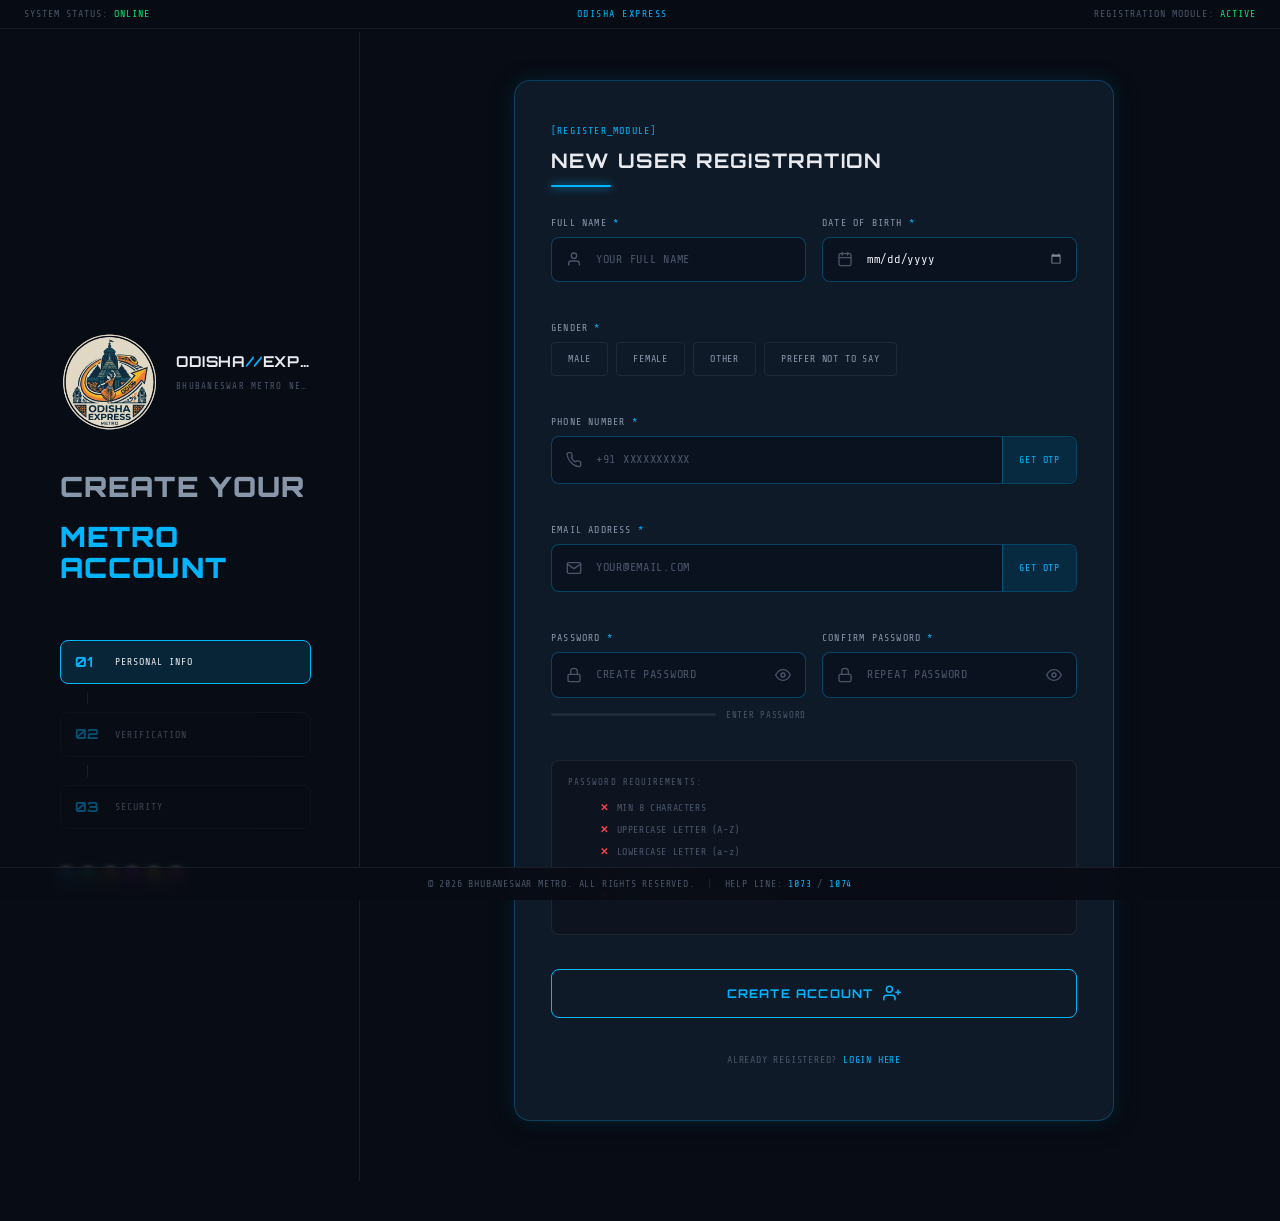
<file: register.html>
<!DOCTYPE html>
<html lang="en">

<head>
  <meta charset="UTF-8" />
  <meta name="viewport" content="width=device-width, initial-scale=1.0, viewport-fit=cover" />
  <meta name="theme-color" content="#080c14" />
  <title>Odisha Express - Registration Page</title>
  <link rel="icon" type="image/svg+xml" href="assets/SVG/Odisha Express Logo.svg" />
  <!-- Bootstrap 5.3 -->
  <link rel="stylesheet" href="https://cdn.jsdelivr.net/npm/bootstrap@5.3.3/dist/css/bootstrap.min.css"
    integrity="sha384-QWTKZyjpPEjISv5WaRU9OFeRpok6YctnYmDr5pNlyT2bRjXh0JMhjY6hW+ALEwIH" crossorigin="anonymous" />
  <!-- Google Fonts -->
  <link rel="preconnect" href="https://fonts.googleapis.com" />
  <link rel="preconnect" href="https://fonts.gstatic.com" crossorigin />
  <link
    href="https://fonts.googleapis.com/css2?family=Share+Tech+Mono&family=Orbitron:wght@400;500;700;900&family=Rajdhani:wght@300;400;500;600;700&display=swap"
    rel="stylesheet" />
  <!-- Custom CSS (after Bootstrap so we can override) -->
  <link rel="stylesheet" href="css/styles.css" />
  <link rel="stylesheet" href="css/auth.css" />
  <link rel="stylesheet" href="css/responsive.css" />
</head>

<body class="auth-body">

  <!-- Animated grid background -->
  <div class="bg-grid"></div>
  <div class="bg-scanline"></div>

  <!-- Corner decorations -->
  <div class="corner corner-tl"></div>
  <div class="corner corner-tr"></div>
  <div class="corner corner-bl"></div>
  <div class="corner corner-br"></div>

  <!-- Status bar top -->
  <div class="status-bar">
    <span class="status-item">SYSTEM STATUS: <span class="status-online">ONLINE</span></span>
    <span class="status-item brand-title">ODISHA EXPRESS</span>
    <span class="status-item">REGISTRATION MODULE: <span class="status-online">ACTIVE</span></span>
  </div>

  <!-- Main register container -->
  <main class="auth-container auth-container--register">

    <!-- Left panel — branding (same as login) -->
    <div class="auth-left">
      <div class="auth-logo-block">
        <div class="logo-icon logo-icon--img">
          <img src="assets/SVG/Odisha Express Logo.svg" alt="ODISHA EXPRESS">
        </div>
        <div class="logo-text">
          <h1 class="logo-heading">ODISHA<span class="logo-slash">//</span>EXPRESS</h1>
          <p class="logo-sub">BHUBANESWAR METRO NETWORK</p>
        </div>
      </div>

      <div class="auth-tagline">
        <p class="tagline-line">CREATE YOUR</p>
        <p class="tagline-line accent">METRO ACCOUNT</p>
      </div>

      <div class="reg-steps">
        <div class="reg-step active" id="step1Indicator">
          <span class="step-num">01</span>
          <span class="step-label">PERSONAL INFO</span>
        </div>
        <div class="step-connector"></div>
        <div class="reg-step" id="step2Indicator">
          <span class="step-num">02</span>
          <span class="step-label">VERIFICATION</span>
        </div>
        <div class="step-connector"></div>
        <div class="reg-step" id="step3Indicator">
          <span class="step-num">03</span>
          <span class="step-label">SECURITY</span>
        </div>
      </div>

      <div class="auth-line-indicators">
        <span class="line-dot" style="background:#00b4ff;"></span>
        <span class="line-dot" style="background:#00e676;"></span>
        <span class="line-dot" style="background:#ff9100;"></span>
        <span class="line-dot" style="background:#d500f9;"></span>
        <span class="line-dot" style="background:#ffea00;"></span>
        <span class="line-dot" style="background:#ff4081;"></span>
      </div>
    </div>

    <!-- Right panel — register form -->
    <div class="auth-right auth-right--wide">
      <div class="form-panel">

        <!-- Panel header -->
        <div class="panel-header">
          <span class="panel-tag">[REGISTER_MODULE]</span>
          <h2 class="panel-title">NEW USER REGISTRATION</h2>
          <div class="panel-underline"></div>
        </div>

        <!-- Registration form -->
        <form class="register-form" id="registerForm" novalidate>

          <!-- Row 1: Name + DOB -->
          <div class="form-row">

            <!-- Full Name -->
            <div class="field-group">
              <label class="field-label" for="fullName">FULL NAME <span class="required">*</span></label>
              <div class="field-wrapper">
                <span class="field-icon">
                  <svg width="16" height="16" viewBox="0 0 24 24" fill="none" stroke="currentColor" stroke-width="2"
                    stroke-linecap="round" stroke-linejoin="round">
                    <path d="M20 21v-2a4 4 0 0 0-4-4H8a4 4 0 0 0-4 4v2" />
                    <circle cx="12" cy="7" r="4" />
                  </svg>
                </span>
                <input type="text" id="fullName" name="fullName" class="field-input" placeholder="YOUR FULL NAME"
                  required />
              </div>
              <span class="field-error" id="nameError"></span>
            </div>

            <!-- Date of Birth -->
            <div class="field-group">
              <label class="field-label" for="dob">DATE OF BIRTH <span class="required">*</span></label>
              <div class="field-wrapper">
                <span class="field-icon">
                  <svg width="16" height="16" viewBox="0 0 24 24" fill="none" stroke="currentColor" stroke-width="2"
                    stroke-linecap="round" stroke-linejoin="round">
                    <rect x="3" y="4" width="18" height="18" rx="2" ry="2" />
                    <line x1="16" y1="2" x2="16" y2="6" />
                    <line x1="8" y1="2" x2="8" y2="6" />
                    <line x1="3" y1="10" x2="21" y2="10" />
                  </svg>
                </span>
                <input type="date" id="dob" name="dob" class="field-input" required />
              </div>
              <span class="field-error" id="dobError"></span>
            </div>

          </div>

          <!-- Row 2: Gender -->
          <div class="field-group">
            <label class="field-label">GENDER <span class="required">*</span></label>
            <div class="gender-options">
              <label class="gender-option">
                <input type="radio" name="gender" value="male" required />
                <span class="gender-btn">MALE</span>
              </label>
              <label class="gender-option">
                <input type="radio" name="gender" value="female" />
                <span class="gender-btn">FEMALE</span>
              </label>
              <label class="gender-option">
                <input type="radio" name="gender" value="other" />
                <span class="gender-btn">OTHER</span>
              </label>
              <label class="gender-option">
                <input type="radio" name="gender" value="prefer_not" />
                <span class="gender-btn">PREFER NOT TO SAY</span>
              </label>
            </div>
            <span class="field-error" id="genderError"></span>
          </div>

          <!-- Phone Number + OTP -->
          <div class="field-group" id="phoneGroup">
            <label class="field-label" for="phone">PHONE NUMBER <span class="required">*</span></label>
            <div class="field-wrapper otp-row">
              <span class="field-icon">
                <svg width="16" height="16" viewBox="0 0 24 24" fill="none" stroke="currentColor" stroke-width="2"
                  stroke-linecap="round" stroke-linejoin="round">
                  <path
                    d="M22 16.92v3a2 2 0 0 1-2.18 2 19.79 19.79 0 0 1-8.63-3.07A19.5 19.5 0 0 1 4.69 12 19.79 19.79 0 0 1 1.61 3.38 2 2 0 0 1 3.58 1h3a2 2 0 0 1 2 1.72c.127.96.361 1.903.7 2.81a2 2 0 0 1-.45 2.11L7.91 8.56a16 16 0 0 0 6.29 6.29l.94-.94a2 2 0 0 1 2.11-.45c.907.339 1.85.573 2.81.7A2 2 0 0 1 22 16.92z" />
                </svg>
              </span>
              <input type="tel" id="phone" name="phone" class="field-input" placeholder="+91 XXXXXXXXXX" maxlength="13"
                required />
              <button type="button" class="btn-otp" id="sendPhoneOtp">GET OTP</button>
            </div>
            <span class="field-error" id="phoneError"></span>

            <!-- Phone OTP input (initially hidden) -->
            <div class="otp-verify-row" id="phoneOtpRow" style="display:none;">
              <div class="field-wrapper">
                <span class="field-icon">
                  <svg width="16" height="16" viewBox="0 0 24 24" fill="none" stroke="currentColor" stroke-width="2">
                    <rect x="3" y="11" width="18" height="11" rx="2" />
                    <path d="M7 11V7a5 5 0 0 1 10 0v4" />
                  </svg>
                </span>
                <input type="text" id="phoneOtp" name="phoneOtp" class="field-input otp-input"
                  placeholder="ENTER 6-DIGIT OTP" maxlength="6" />
                <span class="verify-badge" id="phoneVerified" style="display:none;">
                  <svg width="14" height="14" viewBox="0 0 24 24" fill="none" stroke="currentColor" stroke-width="3">
                    <polyline points="20 6 9 17 4 12" />
                  </svg>
                  VERIFIED
                </span>
              </div>
              <div class="otp-actions">
                <button type="button" class="btn-verify" id="verifyPhoneOtp">VERIFY OTP</button>
                <button type="button" class="btn-resend" id="resendPhoneOtp">RESEND</button>
                <span class="otp-timer" id="phoneTimer"></span>
              </div>
              <span class="field-error" id="phoneOtpError"></span>
            </div>
          </div>

          <!-- Email + OTP -->
          <div class="field-group" id="emailGroup">
            <label class="field-label" for="email">EMAIL ADDRESS <span class="required">*</span></label>
            <div class="field-wrapper otp-row">
              <span class="field-icon">
                <svg width="16" height="16" viewBox="0 0 24 24" fill="none" stroke="currentColor" stroke-width="2"
                  stroke-linecap="round" stroke-linejoin="round">
                  <path d="M4 4h16c1.1 0 2 .9 2 2v12c0 1.1-.9 2-2 2H4c-1.1 0-2-.9-2-2V6c0-1.1.9-2 2-2z" />
                  <polyline points="22,6 12,13 2,6" />
                </svg>
              </span>
              <input type="email" id="email" name="email" class="field-input" placeholder="YOUR@EMAIL.COM" required />
              <button type="button" class="btn-otp" id="sendEmailOtp">GET OTP</button>
            </div>
            <span class="field-error" id="emailError"></span>

            <!-- Email OTP input (initially hidden) -->
            <div class="otp-verify-row" id="emailOtpRow" style="display:none;">
              <div class="field-wrapper">
                <span class="field-icon">
                  <svg width="16" height="16" viewBox="0 0 24 24" fill="none" stroke="currentColor" stroke-width="2">
                    <rect x="3" y="11" width="18" height="11" rx="2" />
                    <path d="M7 11V7a5 5 0 0 1 10 0v4" />
                  </svg>
                </span>
                <input type="text" id="emailOtp" name="emailOtp" class="field-input otp-input"
                  placeholder="ENTER 6-DIGIT OTP" maxlength="6" />
                <span class="verify-badge" id="emailVerified" style="display:none;">
                  <svg width="14" height="14" viewBox="0 0 24 24" fill="none" stroke="currentColor" stroke-width="3">
                    <polyline points="20 6 9 17 4 12" />
                  </svg>
                  VERIFIED
                </span>
              </div>
              <div class="otp-actions">
                <button type="button" class="btn-verify" id="verifyEmailOtp">VERIFY OTP</button>
                <button type="button" class="btn-resend" id="resendEmailOtp">RESEND</button>
                <span class="otp-timer" id="emailTimer"></span>
              </div>
              <span class="field-error" id="emailOtpError"></span>
            </div>
          </div>

          <!-- Row: Password + Confirm -->
          <div class="form-row">

            <!-- Password -->
            <div class="field-group">
              <label class="field-label" for="regPassword">PASSWORD <span class="required">*</span></label>
              <div class="field-wrapper">
                <span class="field-icon">
                  <svg width="16" height="16" viewBox="0 0 24 24" fill="none" stroke="currentColor" stroke-width="2"
                    stroke-linecap="round" stroke-linejoin="round">
                    <rect x="3" y="11" width="18" height="11" rx="2" ry="2" />
                    <path d="M7 11V7a5 5 0 0 1 10 0v4" />
                  </svg>
                </span>
                <input type="password" id="regPassword" name="regPassword" class="field-input"
                  placeholder="CREATE PASSWORD" required />
                <button type="button" class="field-toggle" id="toggleRegPassword" aria-label="Toggle">
                  <svg width="16" height="16" viewBox="0 0 24 24" fill="none" stroke="currentColor" stroke-width="2"
                    stroke-linecap="round" stroke-linejoin="round">
                    <path d="M1 12s4-8 11-8 11 8 11 8-4 8-11 8-11-8-11-8z" />
                    <circle cx="12" cy="12" r="3" />
                  </svg>
                </button>
              </div>
              <!-- Password strength bar -->
              <div class="password-strength" id="passwordStrength">
                <div class="strength-bar">
                  <div class="strength-fill" id="strengthFill"></div>
                </div>
                <span class="strength-label" id="strengthLabel">ENTER PASSWORD</span>
              </div>
              <span class="field-error" id="regPasswordError"></span>
            </div>

            <!-- Confirm Password -->
            <div class="field-group">
              <label class="field-label" for="confirmPassword">CONFIRM PASSWORD <span class="required">*</span></label>
              <div class="field-wrapper">
                <span class="field-icon">
                  <svg width="16" height="16" viewBox="0 0 24 24" fill="none" stroke="currentColor" stroke-width="2"
                    stroke-linecap="round" stroke-linejoin="round">
                    <rect x="3" y="11" width="18" height="11" rx="2" ry="2" />
                    <path d="M7 11V7a5 5 0 0 1 10 0v4" />
                  </svg>
                </span>
                <input type="password" id="confirmPassword" name="confirmPassword" class="field-input"
                  placeholder="REPEAT PASSWORD" required />
                <button type="button" class="field-toggle" id="toggleConfirmPassword" aria-label="Toggle">
                  <svg width="16" height="16" viewBox="0 0 24 24" fill="none" stroke="currentColor" stroke-width="2"
                    stroke-linecap="round" stroke-linejoin="round">
                    <path d="M1 12s4-8 11-8 11 8 11 8-4 8-11 8-11-8-11-8z" />
                    <circle cx="12" cy="12" r="3" />
                  </svg>
                </button>
              </div>
              <span class="field-error" id="confirmPasswordError"></span>
            </div>

          </div>

          <!-- Password criteria checklist -->
          <div class="password-criteria" id="passwordCriteria">
            <p class="criteria-title">PASSWORD REQUIREMENTS:</p>
            <ul class="criteria-list">
              <li class="criteria-item" id="crit-length">
                <span class="crit-icon crit-fail">&#10005;</span> MIN 8 CHARACTERS
              </li>
              <li class="criteria-item" id="crit-upper">
                <span class="crit-icon crit-fail">&#10005;</span> UPPERCASE LETTER (A-Z)
              </li>
              <li class="criteria-item" id="crit-lower">
                <span class="crit-icon crit-fail">&#10005;</span> LOWERCASE LETTER (a-z)
              </li>
              <li class="criteria-item" id="crit-number">
                <span class="crit-icon crit-fail">&#10005;</span> NUMBER (0-9)
              </li>
              <li class="criteria-item" id="crit-special">
                <span class="crit-icon crit-fail">&#10005;</span> SPECIAL CHARACTER (!@#$%^&amp;*)
              </li>
            </ul>
          </div>

          <!-- Register button -->
          <button type="submit" class="btn-primary btn-full" id="registerBtn">
            <span class="btn-text">CREATE ACCOUNT</span>
            <span class="btn-icon">
              <svg width="18" height="18" viewBox="0 0 24 24" fill="none" stroke="currentColor" stroke-width="2"
                stroke-linecap="round" stroke-linejoin="round">
                <path d="M16 21v-2a4 4 0 0 0-4-4H5a4 4 0 0 0-4 4v2" />
                <circle cx="8.5" cy="7" r="4" />
                <line x1="20" y1="8" x2="20" y2="14" />
                <line x1="23" y1="11" x2="17" y2="11" />
              </svg>
            </span>
          </button>

          <!-- Login link -->
          <p class="auth-switch">
            ALREADY REGISTERED? <a href="index.html" class="auth-link">LOGIN HERE</a>
          </p>

        </form>

      </div>
    </div>

  </main>

  <!-- Footer -->
  <footer class="auth-footer">
    <span>&#169; 2026 BHUBANESWAR METRO. ALL RIGHTS RESERVED.</span>
    <span class="footer-divider">|</span>
    <span>HELP LINE: <a href="tel:1073" class="footer-link">1073</a> / <a href="tel:1074"
        class="footer-link">1074</a></span>
  </footer>

  <script src="js/config.js"></script>
  <script src="js/auth.js"></script>
  <!-- Bootstrap 5.3 JS -->
  <script src="https://cdn.jsdelivr.net/npm/bootstrap@5.3.3/dist/js/bootstrap.bundle.min.js"
    integrity="sha384-YvpcrYf0tY3lHB60NNkmXc4s9bIOgUxi8T/jzmE5Q5yKyg5F9+QLpfFpQ7tF9gTWV"
    crossorigin="anonymous"></script>
</body>

</html>
</file>
<file: css/styles.css>
/* ── Footer Social (centered for profile/footer) ── */
.profile-footer .footer-social {
  display: flex;
  justify-content: center;
  align-items: center;
  gap: 24px;
  margin-bottom: 16px;
}
/* ═══════════════════════════════════════════════════
   ODISHA EXPRESS — styles.css
   Global resets, base typography, shared utilities
═══════════════════════════════════════════════════ */

/* ── Reset ─────────────────────────────────────── */
*, *::before, *::after { box-sizing: border-box; margin: 0; padding: 0; }
html { font-size: 16px; scroll-behavior: smooth; }
body { min-height: 100vh; overflow-x: hidden; }
img { max-width: 100%; display: block; }
a { text-decoration: none; }
button { cursor: pointer; border: none; background: none; font-family: inherit; }
ul, ol { list-style: none; }
input, select, textarea { font-family: inherit; }
input[type="date"]::-webkit-calendar-picker-indicator { filter: invert(1) opacity(0.5); cursor: pointer; }

/* ── Font families ──────────────────────────────── */
:root {
  --font-mono:    'Share Tech Mono', monospace;
  --font-orb:     'Orbitron', sans-serif;
  --font-raj:     'Rajdhani', sans-serif;

  /* ── Line colours ─────────────────────────────── */
  --blue:         #00b4ff;
  --blue-dim:     #0077aa;
  --blue-bg:      rgba(0, 180, 255, 0.08);
  --green:        #00e676;
  --green-dim:    #00994d;
  --green-bg:     rgba(0, 230, 118, 0.08);
  --orange:       #ff9100;
  --orange-dim:   #cc7000;
  --orange-bg:    rgba(255, 145, 0, 0.08);
  --purple:       #d500f9;
  --purple-dim:   #8800aa;
  --purple-bg:    rgba(213, 0, 249, 0.08);
  --yellow:       #ffea00;
  --yellow-dim:   #aaaa00;
  --yellow-bg:    rgba(255, 234, 0, 0.08);
  --pink:         #ff4081;
  --pink-dim:     #cc0055;
  --pink-bg:      rgba(255, 64, 129, 0.08);

  /* ── UI colours (dark theme defaults) ────────── */
  --bg-primary:   #080c14;
  --bg-secondary: #0d1420;
  --bg-tertiary:  #111827;
  --bg-card:      #0f1a28;
  --bg-input:     #0a1220;
  --bg-hover:     rgba(0, 180, 255, 0.06);

  --text-primary:   #e8eaf0;
  --text-secondary: #8896aa;
  --text-muted:     #4a5568;
  --text-accent:    #00b4ff;

  --border-primary:   rgba(0, 180, 255, 0.25);
  --border-secondary: rgba(255, 255, 255, 0.07);
  --border-input:     rgba(0, 180, 255, 0.3);

  --accent:       #00b4ff;
  --accent-glow:  rgba(0, 180, 255, 0.15);
  --danger:       #ff4444;
  --danger-bg:    rgba(255, 68, 68, 0.1);
  --success:      #00e676;
  --success-bg:   rgba(0, 230, 118, 0.1);
  --warning:      #ffea00;

  --radius-sm:    4px;
  --radius-md:    8px;
  --radius-lg:    12px;
  --radius-xl:    16px;

  --transition:   0.2s ease;
  --transition-slow: 0.4s ease;

  --shadow-glow:  0 0 20px rgba(0, 180, 255, 0.15);
  --shadow-card:  0 4px 24px rgba(0, 0, 0, 0.4);
}

/* ── Light theme overrides ──────────────────────── */
[data-theme="light"] {
  --bg-primary:   #f0f4f8;
  --bg-secondary: #e2e8f0;
  --bg-tertiary:  #edf2f7;
  --bg-card:      #ffffff;
  --bg-input:     #ffffff;
  --bg-hover:     rgba(0, 100, 180, 0.06);

  --text-primary:   #1a202c;
  --text-secondary: #4a5568;
  --text-muted:     #a0aec0;
  --text-accent:    #0066cc;

  --border-primary:   rgba(0, 100, 180, 0.3);
  --border-secondary: rgba(0, 0, 0, 0.08);
  --border-input:     rgba(0, 100, 180, 0.4);

  --accent:       #0066cc;
  --accent-glow:  rgba(0, 100, 180, 0.1);
  --shadow-glow:  0 0 20px rgba(0, 100, 180, 0.1);
  --shadow-card:  0 4px 24px rgba(0, 0, 0, 0.08);
}

/* ── Base body ──────────────────────────────────── */
body {
  background: var(--bg-primary);
  color: var(--text-primary);
  font-family: var(--font-raj);
  font-weight: 400;
  line-height: 1.6;
  transition: background var(--transition-slow), color var(--transition-slow);
}

/* ── Scrollbar ──────────────────────────────────── */
::-webkit-scrollbar { width: 6px; height: 6px; }
::-webkit-scrollbar-track { background: var(--bg-secondary); }
::-webkit-scrollbar-thumb { background: var(--border-primary); border-radius: 3px; }
::-webkit-scrollbar-thumb:hover { background: var(--accent); }

/* ── Selection ──────────────────────────────────── */
::selection { background: rgba(0, 180, 255, 0.25); color: var(--text-primary); }

/* ── Status bar (auth pages) ───────────────────── */
.status-bar {
  position: fixed;
  top: 0; left: 0; right: 0;
  z-index: 100;
  display: flex;
  align-items: center;
  justify-content: space-between;
  flex-wrap: wrap;
  gap: 4px;
  padding: 6px 24px;
  padding-left: max(24px, env(safe-area-inset-left));
  padding-right: max(24px, env(safe-area-inset-right));
  font-family: var(--font-mono);
  font-size: 10px;
  letter-spacing: 0.1em;
  color: var(--text-muted);
  background: rgba(8, 12, 20, 0.9);
  border-bottom: 1px solid var(--border-secondary);
  backdrop-filter: blur(8px);
  -webkit-backdrop-filter: blur(8px);
}
.status-online { color: var(--success); }
.brand-title { color: var(--accent); font-weight: 500; letter-spacing: 0.15em; }

/* ── Modal overlay ──────────────────────────────── */
.modal-overlay {
  position: fixed;
  inset: 0;
  z-index: 9000;
  background: rgba(4, 8, 16, 0.85);
  backdrop-filter: blur(6px);
  display: flex;
  align-items: center;
  justify-content: center;
  padding: 16px;
  animation: fadeIn 0.2s ease;
}
.modal-box {
  background: var(--bg-card);
  border: 1px solid var(--border-primary);
  border-radius: var(--radius-lg);
  padding: 28px;
  width: 100%;
  max-width: 480px;
  box-shadow: var(--shadow-glow), var(--shadow-card);
  animation: slideUp 0.25s ease;
  position: relative;
}
.modal-box--lg { max-width: 640px; }
.modal-box--danger { border-color: rgba(255, 68, 68, 0.4); }
.modal-header {
  display: flex;
  align-items: center;
  justify-content: space-between;
  margin-bottom: 16px;
}
.modal-close {
  width: 32px; height: 32px;
  display: flex; align-items: center; justify-content: center;
  border-radius: var(--radius-sm);
  color: var(--text-secondary);
  transition: color var(--transition), background var(--transition);
}
.modal-close:hover { color: var(--danger); background: var(--danger-bg); }
.modal-title {
  font-family: var(--font-orb);
  font-size: 16px;
  font-weight: 700;
  letter-spacing: 0.08em;
  color: var(--text-primary);
  margin-bottom: 8px;
}
.modal-title.danger { color: var(--danger); }
.modal-desc {
  font-family: var(--font-mono);
  font-size: 11px;
  color: var(--text-secondary);
  letter-spacing: 0.06em;
  margin-bottom: 20px;
}

/* ── Form field shared styles ───────────────────── */
.field-group { display: flex; flex-direction: column; gap: 6px; }
.field-label {
  font-family: var(--font-mono);
  font-size: 10px;
  letter-spacing: 0.12em;
  color: var(--text-secondary);
}
.required { color: var(--accent); }
.field-wrapper {
  position: relative;
  display: flex;
  align-items: center;
  background: var(--bg-input);
  border: 1px solid var(--border-input);
  border-radius: var(--radius-md);
  transition: border-color var(--transition), box-shadow var(--transition);
}
.field-wrapper:focus-within {
  border-color: var(--accent);
  box-shadow: 0 0 0 3px var(--accent-glow);
}
.field-icon {
  display: flex;
  align-items: center;
  justify-content: center;
  width: 44px;
  color: var(--text-muted);
  flex-shrink: 0;
}
.field-input {
  flex: 1;
  background: none;
  border: none;
  outline: none;
  padding: 12px 12px 12px 0;
  font-family: var(--font-mono);
  font-size: 12px;
  letter-spacing: 0.06em;
  color: var(--text-primary);
}
.field-input::placeholder { color: var(--text-muted); }
.field-toggle {
  width: 44px; height: 44px;
  display: flex; align-items: center; justify-content: center;
  color: var(--text-muted);
  flex-shrink: 0;
  border-radius: 0 var(--radius-md) var(--radius-md) 0;
  transition: color var(--transition);
}
.field-toggle:hover { color: var(--accent); }
.field-error {
  font-family: var(--font-mono);
  font-size: 10px;
  color: var(--danger);
  letter-spacing: 0.06em;
  min-height: 14px;
}
.field-group.error .field-wrapper { border-color: var(--danger); }
.field-group.success .field-wrapper { border-color: var(--success); }

/* ── Primary button ─────────────────────────────── */
.btn-primary {
  display: flex;
  align-items: center;
  justify-content: center;
  gap: 10px;
  width: 100%;
  padding: 14px 24px;
  background: transparent;
  border: 1px solid var(--accent);
  border-radius: var(--radius-md);
  font-family: var(--font-orb);
  font-size: 12px;
  font-weight: 700;
  letter-spacing: 0.1em;
  color: var(--accent);
  cursor: pointer;
  position: relative;
  overflow: hidden;
  transition: all var(--transition);
  margin-top: 8px;
}
.btn-primary::before {
  content: '';
  position: absolute;
  inset: 0;
  background: var(--accent);
  opacity: 0;
  transition: opacity var(--transition);
}
.btn-primary:hover::before { opacity: 0.12; }
.btn-primary:hover { box-shadow: 0 0 16px rgba(0, 180, 255, 0.3); }
.btn-primary:active { transform: scale(0.98); }
.btn-primary .btn-text { position: relative; z-index: 1; }
.btn-primary .btn-icon { position: relative; z-index: 1; display: flex; align-items: center; }
.btn-full { margin-top: 16px; }

/* ── Panel tag ──────────────────────────────────── */
.panel-tag {
  font-family: var(--font-mono);
  font-size: 10px;
  color: var(--accent);
  letter-spacing: 0.12em;
}
.panel-tag.danger { color: var(--danger); }

/* ── Gender options ─────────────────────────────── */
.gender-options {
  display: flex;
  flex-wrap: wrap;
  gap: 8px;
}
.gender-option { cursor: pointer; }
.gender-option input { display: none; }
.gender-btn {
  display: inline-block;
  padding: 8px 16px;
  font-family: var(--font-mono);
  font-size: 10px;
  letter-spacing: 0.08em;
  color: var(--text-secondary);
  border: 1px solid var(--border-secondary);
  border-radius: var(--radius-sm);
  transition: all var(--transition);
  cursor: pointer;
}
.gender-option input:checked + .gender-btn {
  border-color: var(--accent);
  color: var(--accent);
  background: var(--accent-glow);
}
.gender-btn:hover { border-color: var(--border-primary); color: var(--text-primary); }

/* ── Line badges ─────────────────────────────────── */
.route-line-badge {
  display: inline-flex;
  align-items: center;
  justify-content: center;
  width: 36px; height: 36px;
  border-radius: var(--radius-sm);
  font-family: var(--font-orb);
  font-size: 11px;
  font-weight: 700;
  letter-spacing: 0.05em;
  flex-shrink: 0;
}
.route-line-badge.blue   { background: var(--blue-bg);   color: var(--blue);   border: 1px solid var(--blue-dim); }
.route-line-badge.green  { background: var(--green-bg);  color: var(--green);  border: 1px solid var(--green-dim); }
.route-line-badge.orange { background: var(--orange-bg); color: var(--orange); border: 1px solid var(--orange-dim); }
.route-line-badge.purple { background: var(--purple-bg); color: var(--purple); border: 1px solid var(--purple-dim); }
.route-line-badge.yellow { background: var(--yellow-bg); color: var(--yellow); border: 1px solid var(--yellow-dim); }
.route-line-badge.pink   { background: var(--pink-bg);   color: var(--pink);   border: 1px solid var(--pink-dim); }

/* ── Auth switch link ───────────────────────────── */
.auth-switch {
  text-align: center;
  font-family: var(--font-mono);
  font-size: 10px;
  letter-spacing: 0.08em;
  color: var(--text-muted);
  margin-top: 16px;
}
.auth-link {
  color: var(--accent);
  border-bottom: 1px solid transparent;
  transition: border-color var(--transition);
}
.auth-link:hover { border-color: var(--accent); }

/* ── Footer (auth pages) ────────────────────────── */
.auth-footer {
  position: fixed;
  bottom: 0; left: 0; right: 0;
  z-index: 100;
  display: flex;
  align-items: center;
  justify-content: center;
  flex-wrap: wrap;
  gap: 12px;
  padding: 8px 24px;
  padding-bottom: max(8px, env(safe-area-inset-bottom));
  font-family: var(--font-mono);
  font-size: 10px;
  letter-spacing: 0.08em;
  color: var(--text-muted);
  background: rgba(8, 12, 20, 0.9);
  border-top: 1px solid var(--border-secondary);
  backdrop-filter: blur(8px);
  -webkit-backdrop-filter: blur(8px);
}
.footer-divider { color: var(--border-primary); }
.footer-link { color: var(--accent); }
.footer-link:hover { text-decoration: underline; }

/* ── Form row ────────────────────────────────────── */
.form-row {
  display: grid;
  grid-template-columns: 1fr 1fr;
  gap: 16px;
}
@media (max-width: 767.98px) { .form-row { grid-template-columns: 1fr; } }

/* ── Animations ─────────────────────────────────── */
@keyframes fadeIn  { from { opacity: 0; } to { opacity: 1; } }
@keyframes slideUp { from { opacity: 0; transform: translateY(20px); } to { opacity: 1; transform: translateY(0); } }
@keyframes blink   { 0%, 100% { opacity: 1; } 50% { opacity: 0; } }
@keyframes scanline {
  0%   { transform: translateY(-100%); }
  100% { transform: translateY(100vh); }
}
@keyframes pulse { 0%, 100% { opacity: 1; } 50% { opacity: 0.5; } }
@keyframes spin  { from { transform: rotate(0deg); } to { transform: rotate(360deg); } }

/* ── Page cursor blink ──────────────────────────── */
.page-cursor {
  display: inline-block;
  width: 8px; height: 14px;
  background: var(--accent);
  margin-left: 4px;
  vertical-align: middle;
  animation: blink 1s step-end infinite;
}
</file>
<file: css/auth.css>
/* ═══════════════════════════════════════════════════
   ODISHA EXPRESS — auth.css
   Login & Registration page styles
═══════════════════════════════════════════════════ */

/* ── Auth body ───────────────────────────────────── */
.auth-body {
  background: var(--bg-primary);
  min-height: 100vh;
  display: flex;
  flex-direction: column;
}

/* ── Auth container ──────────────────────────────── */
.auth-container {
  position: relative;
  z-index: 10;
  display: grid;
  grid-template-columns: 1fr 1fr;
  min-height: 100vh;
  padding-top: 32px;
  padding-bottom: 40px;
  padding-bottom: max(40px, env(safe-area-inset-bottom));
}

.auth-container--register {
  grid-template-columns: 360px 1fr;
}

/* ── Left branding panel ─────────────────────────── */
.auth-left {
  display: flex;
  flex-direction: column;
  justify-content: center;
  padding: 60px 48px 60px 60px;
  border-right: 1px solid var(--border-secondary);
  gap: 40px;
}

/* ── Logo block ──────────────────────────────────── */
.auth-logo-block {
  display: flex;
  align-items: center;
  gap: 16px;
  min-width: 0;
  /* allow children to shrink */
}

.logo-icon {
  width: 100px;
  height: 100px;
  background: var(--accent-glow);
  border: 1px solid var(--accent);
  border-radius: var(--radius-md);
  display: flex;
  align-items: center;
  justify-content: center;
  flex-shrink: 0;
  overflow: hidden;
}

/* Image logo variant — no background tint */
.logo-icon--img {
  background: transparent;
  border: none;
  padding: 0;
}

.logo-img {
  width: 100%;
  height: 100%;
  object-fit: contain;
  display: block;
}

.logo-m {
  font-family: var(--font-orb);
  font-size: 24px;
  font-weight: 900;
  color: var(--accent);
  line-height: 1;
}

.logo-text {
  min-width: 0;
  /* allow text to shrink/wrap */
  overflow: hidden;
}

.logo-heading {
  font-family: var(--font-orb);
  font-size: 18px;
  font-weight: 700;
  letter-spacing: 0.06em;
  color: var(--text-primary);
  line-height: 1.2;
  white-space: nowrap;
  overflow: hidden;
  text-overflow: ellipsis;
  /* Fallback: allow break on very small panels */
  max-width: 100%;
}

/* On the register page the left panel is narrower — scale down */
.auth-container--register .logo-heading {
  font-size: 15px;
  letter-spacing: 0.04em;
}

.logo-slash {
  color: var(--accent);
}

.logo-sub {
  font-family: var(--font-mono);
  font-size: 9px;
  letter-spacing: 0.14em;
  color: var(--text-muted);
  margin-top: 4px;
  white-space: nowrap;
  overflow: hidden;
  text-overflow: ellipsis;
}

/* ── Tagline ─────────────────────────────────────── */
.auth-tagline {
  display: flex;
  flex-direction: column;
  gap: 4px;
}

.tagline-line {
  font-family: var(--font-orb);
  font-size: 28px;
  font-weight: 900;
  letter-spacing: 0.04em;
  color: var(--text-secondary);
  line-height: 1.1;
}

.tagline-line.accent {
  color: var(--accent);
}

/* ── Stats row ───────────────────────────────────── */
.auth-stats {
  display: flex;
  align-items: center;
  gap: 20px;
}

.stat-item {
  display: flex;
  flex-direction: column;
  align-items: center;
  gap: 4px;
}

.stat-value {
  font-family: var(--font-orb);
  font-size: 22px;
  font-weight: 700;
  color: var(--accent);
  letter-spacing: 0.04em;
}

.stat-label {
  font-family: var(--font-mono);
  font-size: 9px;
  letter-spacing: 0.12em;
  color: var(--text-muted);
}

.stat-divider {
  width: 1px;
  height: 36px;
  background: var(--border-secondary);
}

/* ── Line indicator dots ─────────────────────────── */
.auth-line-indicators {
  display: flex;
  align-items: center;
  gap: 10px;
}

.line-dot {
  width: 12px;
  height: 12px;
  border-radius: 50%;
  opacity: 0.8;
  box-shadow: 0 0 6px currentColor;
  animation: dotPulse 2s ease-in-out infinite;
}

.line-dot:nth-child(1) {
  animation-delay: 0s;
}

.line-dot:nth-child(2) {
  animation-delay: 0.3s;
}

.line-dot:nth-child(3) {
  animation-delay: 0.6s;
}

.line-dot:nth-child(4) {
  animation-delay: 0.9s;
}

.line-dot:nth-child(5) {
  animation-delay: 1.2s;
}

.line-dot:nth-child(6) {
  animation-delay: 1.5s;
}

/* ── Register step indicators ────────────────────── */
.reg-steps {
  display: flex;
  flex-direction: column;
  gap: 8px;
}

.reg-step {
  display: flex;
  align-items: center;
  gap: 12px;
  padding: 10px 14px;
  border-radius: var(--radius-md);
  border: 1px solid var(--border-secondary);
  opacity: 0.4;
  transition: all var(--transition);
}

.reg-step.active {
  opacity: 1;
  border-color: var(--accent);
  background: var(--accent-glow);
}

.reg-step.completed {
  opacity: 0.7;
  border-color: var(--success);
}

.step-num {
  font-family: var(--font-orb);
  font-size: 14px;
  font-weight: 700;
  color: var(--accent);
  width: 28px;
}

.reg-step.completed .step-num {
  color: var(--success);
}

.step-label {
  font-family: var(--font-mono);
  font-size: 10px;
  letter-spacing: 0.1em;
  color: var(--text-secondary);
}

.reg-step.active .step-label {
  color: var(--text-primary);
}

.step-connector {
  width: 1px;
  height: 12px;
  background: var(--border-secondary);
  margin-left: 27px;
}

/* ── Right form panel ────────────────────────────── */
.auth-right {
  display: flex;
  align-items: center;
  justify-content: center;
  padding: 60px 60px 60px 48px;
  overflow-y: auto;
  -webkit-overflow-scrolling: touch;
}

.auth-right--wide {
  align-items: flex-start;
  padding-top: 48px;
}

/* ── Form panel card ─────────────────────────────── */
.form-panel {
  width: 100%;
  max-width: 440px;
  background: var(--bg-card);
  border: 1px solid var(--border-primary);
  border-radius: var(--radius-xl);
  padding: 36px;
  box-shadow: var(--shadow-glow), var(--shadow-card);
  animation: fadeInUp 0.5s ease both;
}

.auth-right--wide .form-panel {
  max-width: 600px;
}

/* ── Panel header ────────────────────────────────── */
.panel-header {
  margin-bottom: 28px;
}

.panel-title {
  font-family: var(--font-orb);
  font-size: 20px;
  font-weight: 700;
  letter-spacing: 0.06em;
  color: var(--text-primary);
  margin-top: 6px;
  margin-bottom: 12px;
}

.panel-underline {
  height: 2px;
  width: 60px;
  background: var(--accent);
  border-radius: 1px;
  box-shadow: 0 0 8px var(--accent);
}

/* ── Login form fields gap ───────────────────────── */
.login-form {
  display: flex;
  flex-direction: column;
  gap: 20px;
}

.register-form {
  display: flex;
  flex-direction: column;
  gap: 18px;
}

/* ── Form options row (remember me + forgot) ─────── */
.form-options {
  display: flex;
  align-items: center;
  justify-content: space-between;
  gap: 12px;
}

/* ── Custom checkbox ─────────────────────────────── */
.checkbox-label {
  display: flex;
  align-items: center;
  gap: 10px;
  cursor: pointer;
  user-select: none;
}

.checkbox-input {
  display: none;
}

.checkbox-custom {
  width: 18px;
  height: 18px;
  border: 1px solid var(--border-input);
  border-radius: var(--radius-sm);
  background: var(--bg-input);
  position: relative;
  flex-shrink: 0;
  transition: all var(--transition);
}

.checkbox-input:checked+.checkbox-custom {
  background: var(--accent);
  border-color: var(--accent);
}

.checkbox-input:checked+.checkbox-custom::after {
  content: '';
  position: absolute;
  left: 4px;
  top: 1px;
  width: 6px;
  height: 10px;
  border-right: 2px solid #fff;
  border-bottom: 2px solid #fff;
  transform: rotate(45deg);
}

.checkbox-text {
  font-family: var(--font-mono);
  font-size: 10px;
  letter-spacing: 0.08em;
  color: var(--text-secondary);
}

/* ── Forgot password link ────────────────────────── */
.forgot-link {
  font-family: var(--font-mono);
  font-size: 10px;
  letter-spacing: 0.08em;
  color: var(--accent);
  opacity: 0.7;
  transition: opacity var(--transition);
  white-space: nowrap;
}

.forgot-link:hover {
  opacity: 1;
}

/* ── Remember me warning ─────────────────────────── */
.remember-warning {
  display: flex;
  align-items: center;
  gap: 8px;
  padding: 10px 14px;
  background: var(--danger-bg);
  border: 1px solid rgba(255, 68, 68, 0.3);
  border-radius: var(--radius-sm);
  font-family: var(--font-mono);
  font-size: 10px;
  letter-spacing: 0.06em;
  color: var(--danger);
  animation: fadeInUp 0.2s ease;
}

/* ── OTP row ─────────────────────────────────────── */
.otp-row {
  gap: 0;
  flex-wrap: wrap;
}

.btn-otp {
  padding: 0 16px;
  height: 46px;
  background: var(--accent-glow);
  border-left: 1px solid var(--border-input);
  border-radius: 0 var(--radius-md) var(--radius-md) 0;
  font-family: var(--font-mono);
  font-size: 10px;
  letter-spacing: 0.08em;
  color: var(--accent);
  white-space: nowrap;
  flex-shrink: 0;
  transition: all var(--transition);
}

.btn-otp:hover {
  background: rgba(0, 180, 255, 0.15);
}

.btn-otp:disabled {
  opacity: 0.4;
  cursor: not-allowed;
}

/* ── OTP verify row ──────────────────────────────── */
.otp-verify-row {
  display: flex;
  flex-direction: column;
  gap: 8px;
  padding: 12px;
  background: rgba(0, 180, 255, 0.04);
  border: 1px solid var(--border-secondary);
  border-radius: var(--radius-md);
  animation: fadeInUp 0.25s ease;
}

.otp-input {
  letter-spacing: 0.3em;
  text-align: center;
  font-size: 16px !important;
}

.otp-actions {
  display: flex;
  align-items: center;
  gap: 10px;
}

.btn-verify {
  padding: 8px 16px;
  background: var(--accent-glow);
  border: 1px solid var(--accent);
  border-radius: var(--radius-sm);
  font-family: var(--font-mono);
  font-size: 10px;
  letter-spacing: 0.08em;
  color: var(--accent);
  transition: all var(--transition);
}

.btn-verify:hover {
  background: rgba(0, 180, 255, 0.2);
}

.btn-resend {
  padding: 8px 16px;
  background: transparent;
  border: 1px solid var(--border-secondary);
  border-radius: var(--radius-sm);
  font-family: var(--font-mono);
  font-size: 10px;
  letter-spacing: 0.08em;
  color: var(--text-muted);
  transition: all var(--transition);
}

.btn-resend:hover {
  border-color: var(--border-primary);
  color: var(--text-secondary);
}

.btn-resend:disabled {
  opacity: 0.3;
  cursor: not-allowed;
}

.otp-timer {
  font-family: var(--font-mono);
  font-size: 10px;
  color: var(--warning);
  letter-spacing: 0.06em;
}

/* ── Verify badge ────────────────────────────────── */
.verify-badge {
  display: flex;
  align-items: center;
  gap: 4px;
  padding: 0 14px;
  height: 46px;
  color: var(--success);
  font-family: var(--font-mono);
  font-size: 9px;
  letter-spacing: 0.1em;
  white-space: nowrap;
  border-left: 1px solid var(--success);
  background: var(--success-bg);
  border-radius: 0 var(--radius-md) var(--radius-md) 0;
  flex-shrink: 0;
}

/* ── Password strength bar ───────────────────────── */
.password-strength {
  display: flex;
  align-items: center;
  gap: 10px;
  margin-top: 4px;
}

.strength-bar {
  flex: 1;
  height: 3px;
  background: var(--border-secondary);
  border-radius: 2px;
  overflow: hidden;
}

.strength-fill {
  height: 100%;
  width: 0%;
  border-radius: 2px;
  transition: width 0.4s ease, background 0.3s ease;
}

.strength-fill.weak {
  width: 25%;
  background: var(--danger);
}

.strength-fill.fair {
  width: 50%;
  background: var(--warning);
}

.strength-fill.good {
  width: 75%;
  background: var(--orange);
}

.strength-fill.strong {
  width: 100%;
  background: var(--success);
}

.strength-label {
  font-family: var(--font-mono);
  font-size: 9px;
  letter-spacing: 0.08em;
  color: var(--text-muted);
  white-space: nowrap;
  min-width: 80px;
  text-align: right;
}

/* ── Password criteria list ──────────────────────── */
.password-criteria {
  background: var(--bg-secondary);
  border: 1px solid var(--border-secondary);
  border-radius: var(--radius-md);
  padding: 14px 16px;
}

.criteria-title {
  font-family: var(--font-mono);
  font-size: 9px;
  letter-spacing: 0.12em;
  color: var(--text-muted);
  margin-bottom: 10px;
}

.criteria-list {
  display: flex;
  flex-direction: column;
  gap: 6px;
}

.criteria-item {
  display: flex;
  align-items: center;
  gap: 8px;
  font-family: var(--font-mono);
  font-size: 10px;
  letter-spacing: 0.06em;
  color: var(--text-muted);
  transition: color var(--transition);
}

.criteria-item.met {
  color: var(--success);
}

.crit-icon {
  font-size: 10px;
  font-weight: bold;
  flex-shrink: 0;
  transition: color var(--transition);
}

.crit-fail {
  color: var(--danger);
}

.crit-pass {
  color: var(--success);
}

/* ── Forgot password modal extras ───────────────── */
.modal-feedback {
  font-family: var(--font-mono);
  font-size: 11px;
  letter-spacing: 0.06em;
  color: var(--success);
  text-align: center;
  margin-top: 12px;
  min-height: 16px;
}

/* ── Responsive ──────────────────────────────────── */
/* Tablet: 768px–900px */
@media (max-width: 900px) {

  .auth-container,
  .auth-container--register {
    grid-template-columns: 1fr;
  }

  .auth-left {
    padding: 80px 32px 32px;
    border-right: none;
    border-bottom: 1px solid var(--border-secondary);
  }

  .auth-tagline .tagline-line {
    font-size: 20px;
  }

  .auth-right {
    padding: 32px;
  }

  .auth-right--wide {
    padding: 24px 16px;
  }

  .form-panel {
    padding: 24px;
  }
}

/* Large phones */
@media (max-width: 575px) {
  .auth-left {
    gap: 20px;
    padding: 68px 20px 20px;
  }

  .form-panel {
    padding: 20px 16px;
  }

  .auth-right {
    padding: 20px 16px;
  }

  .auth-right--wide {
    padding: 18px 14px;
  }
}

/* Small phones */
@media (max-width: 480px) {
  .auth-left {
    gap: 18px;
    padding: 66px 16px 18px;
  }

  .form-panel {
    padding: 18px 14px;
  }

  .auth-right {
    padding: 18px 14px;
  }

  .form-row {
    grid-template-columns: 1fr;
  }

  .otp-actions {
    flex-wrap: wrap;
    gap: 8px;
  }

  .btn-verify,
  .btn-resend {
    flex: 1;
    text-align: center;
    justify-content: center;
  }
}

/* Very small phones (Galaxy Z Fold 5 folded, S8+) */
@media (max-width: 380px) {
  .auth-left {
    gap: 14px;
    padding: 60px 12px 16px;
  }

  .form-panel {
    padding: 16px 12px;
  }

  .auth-right {
    padding: 14px 10px;
  }

  .gender-options {
    gap: 6px;
  }

  .gender-btn {
    padding: 6px 8px;
    font-size: 9px;
  }

  .otp-row {
    flex-wrap: wrap;
  }

  .btn-otp {
    width: 100%;
    border-left: none;
    border-top: 1px solid var(--border-input);
    border-radius: 0 0 var(--radius-md) var(--radius-md);
    height: 36px;
  }

  .reg-steps {
    display: none;
  }
}
</file>
<file: css/responsive.css>
/*
  ODISHA EXPRESS - responsive.css
  Responsive layer for the device set shown in DevTools:
  iPhone SE, iPhone XR, iPhone 12 Pro, iPhone 14 Pro Max,
  Pixel 7, Samsung Galaxy S8+, Samsung Galaxy S20 Ultra,
  iPad Mini, iPad Air, iPad Pro, Surface Pro 7, Surface Duo,
  Galaxy Z Fold 5, Asus Zenbook Fold, Samsung Galaxy A51/71,
  Nest Hub, and Nest Hub Max.

  This file is intentionally organized by layout ranges instead of
  device-by-device patches so the site stays easier to maintain.
*/

/* Mobile navigation */
.nav-hamburger {
  display: none;
  flex-direction: column;
  justify-content: center;
  align-items: center;
  gap: 5px;
  width: 36px;
  height: 36px;
  padding: 6px;
  background: transparent;
  border: 1px solid var(--border-secondary);
  border-radius: var(--radius-sm);
  cursor: pointer;
  transition: all var(--transition);
  flex-shrink: 0;
}

.nav-hamburger:hover {
  border-color: var(--accent);
}

.nav-hamburger span {
  display: block;
  width: 18px;
  height: 2px;
  border-radius: 1px;
  background: var(--text-secondary);
  transition: all 0.3s ease;
}

.nav-hamburger.active {
  border-color: var(--accent);
}

.nav-hamburger.active span {
  background: var(--accent);
}

.nav-hamburger.active span:nth-child(1) {
  transform: translateY(7px) rotate(45deg);
}

.nav-hamburger.active span:nth-child(2) {
  opacity: 0;
  transform: scaleX(0);
}

.nav-hamburger.active span:nth-child(3) {
  transform: translateY(-7px) rotate(-45deg);
}

.mobile-nav-drawer {
  display: none;
  position: fixed;
  top: 60px;
  left: 0;
  right: 0;
  z-index: 1001;
  padding: 8px 0 12px;
  background: rgba(8, 12, 20, 0.98);
  border-bottom: 1px solid var(--border-secondary);
  backdrop-filter: blur(16px);
  -webkit-backdrop-filter: blur(16px);
  animation: slideDown 0.25s ease;
}

.mobile-nav-drawer.open {
  display: block;
}

.mobile-nav-drawer .mobile-nav-list {
  display: flex;
  flex-direction: column;
  gap: 2px;
  padding: 0 12px;
}

.mobile-nav-drawer .mobile-nav-link {
  display: flex;
  align-items: center;
  gap: 10px;
  padding: 13px 16px;
  border-radius: var(--radius-md);
  font-family: var(--font-orb);
  font-size: 12px;
  font-weight: 500;
  letter-spacing: 0.08em;
  color: var(--text-secondary);
  transition: color var(--transition), background var(--transition);
}

.mobile-nav-link:hover,
.mobile-nav-link.active {
  color: var(--accent);
  background: var(--bg-hover);
}

.mobile-nav-link .nav-icon {
  flex-shrink: 0;
}

.mobile-nav-overlay {
  display: none;
  position: fixed;
  inset: 0;
  z-index: 1000;
  background: rgba(4, 8, 16, 0.5);
  backdrop-filter: blur(2px);
  -webkit-backdrop-filter: blur(2px);
}

.mobile-nav-overlay.open {
  display: block;
}

body.mobile-nav-open {
  overflow: hidden;
}

@keyframes slideDown {
  from {
    opacity: 0;
    transform: translateY(-8px);
  }

  to {
    opacity: 1;
    transform: translateY(0);
  }
}

/* Shared responsive safety */
.page-header,
.page-header-right,
.hero-section,
.hero-content,
.auth-logo-block,
.route-card-left,
.route-card-right,
.fare-uplink-bar,
.fare-uplink-left,
.fare-uplink-right,
.profile-menu-item,
.profile-info-row,
.modal-box,
.metro-card-modal-box,
.mcm-header,
.mcm-footer,
.ticket-header,
.ticket-footer {
  min-width: 0;
}

.hero-meta,
.fare-uplink-route,
.payment-opt-btn,
.lang-option,
.route-card-header,
.fare-card-header {
  min-width: 0;
}

.ticket-station,
.fare-origin-display,
.fare-dest-display,
.page-title {
  overflow-wrap: anywhere;
}

/* Nest Hub Max and compact desktops */
@media (max-width: 1279.98px) {
  .navbar {
    padding: 0 28px;
  }

  .hero-section {
    padding: 72px 48px;
    gap: 48px;
  }

  .page-header {
    padding: 28px 40px 24px;
  }

  .filter-bar,
  .tt-live-section,
  .tt-complete-section,
  .routes-container,
  .fare-container {
    padding-left: 40px;
    padding-right: 40px;
  }

  .routes-container,
  .fare-container {
    padding-bottom: 40px;
  }

  .home-footer {
    padding: 28px 40px;
  }

  .metro-card-modal-box {
    max-width: min(850px, calc(100vw - 2rem)) !important;
    max-height: calc(100vh - 2rem);
  }
}

/* iPad Pro, Surface Pro 7, foldables, Nest Hub */
@media (max-width: 1023.98px) {
  .navbar {
    padding: 0 24px;
    gap: 16px;
  }

  .nav-item {
    padding: 8px 12px;
    font-size: 10px;
  }

  .auth-container {
    grid-template-columns: 300px 1fr;
  }

  .auth-container--register {
    grid-template-columns: 280px 1fr;
  }

  .auth-left {
    padding: 56px 24px 40px 32px;
    gap: 28px;
  }

  .auth-right {
    padding: 40px 24px;
  }

  .auth-right--wide {
    padding: 32px 18px;
  }

  .form-panel {
    padding: 28px;
  }

  .hero-section {
    padding: 56px 32px;
    gap: 36px;
  }

  .hero-content {
    max-width: 440px;
  }

  .metro-card {
    width: 300px;
    height: 185px;
  }

  .page-header {
    padding: 24px 32px 20px;
  }

  .page-title {
    font-size: 28px;
  }

  .filter-bar {
    grid-template-columns: repeat(3, minmax(0, 1fr));
    padding: 16px 32px;
  }

  .tt-live-section {
    padding: 20px 32px;
  }

  .tt-complete-section {
    padding: 20px 32px 40px;
  }

  .routes-container,
  .fare-container {
    padding: 18px 32px 40px;
  }

  .profile-container {
    padding: 28px 20px 80px;
  }

  .chatbot-panel {
    width: min(360px, calc(100vw - 2rem));
  }

  .metro-card-modal-box {
    max-width: calc(100vw - 2rem) !important;
  }

  .mcm-header,
  .mcm-footer {
    padding: 20px 28px;
  }

  .mcm-body {
    padding: 28px;
  }

  .card-type-grid {
    grid-template-columns: repeat(auto-fit, minmax(132px, 1fr));
  }
}

/* iPad Mini and small tablets */
@media (max-width: 819.98px) {
  .auth-container {
    grid-template-columns: 260px 1fr;
  }

  .auth-container--register {
    grid-template-columns: 250px 1fr;
  }

  .auth-left {
    padding: 48px 20px 32px 24px;
    gap: 24px;
  }

  .logo-icon {
    width: 84px;
    height: 84px;
  }

  .tagline-line {
    font-size: 22px;
  }

  .auth-stats {
    gap: 14px;
  }

  .stat-value {
    font-size: 18px;
  }

  .hero-section {
    padding: 48px 28px;
    gap: 28px;
  }

  .metro-card {
    width: 280px;
    height: 172px;
  }

  .filter-bar {
    grid-template-columns: repeat(2, minmax(0, 1fr));
    gap: 12px;
    padding: 16px 28px;
  }

  .tt-live-grid,
  .tt-schedule-grid {
    grid-template-columns: 1fr;
  }

  .tt-live-section {
    padding: 18px 28px;
  }

  .tt-complete-section {
    padding: 18px 28px 36px;
  }

  .routes-container,
  .fare-container {
    padding-left: 28px;
    padding-right: 28px;
  }

  .mcm-subtitle {
    line-height: 1.4;
    letter-spacing: 0.1em;
  }

  /* Keep chatbot panel compact on small tablets (iPad Mini) */
  .chatbot-panel {
    width: min(320px, calc(100vw - 2rem));
  }
}

/* Phones and Surface Duo panes */
@media (max-width: 767.98px) {
  .nav-hamburger {
    display: flex !important;
  }

  .nav-links {
    display: none !important;
  }

  .status-bar {
    justify-content: center;
    padding: 5px 12px;
  }

  .status-bar .status-item:first-child,
  .status-bar .status-item:last-child {
    display: none;
  }

  .navbar {
    height: 60px;
    padding: 0 16px;
    gap: 10px;
  }

  .nav-brand {
    flex: 1 1 auto;
    min-width: 0;
    gap: 10px;
  }

  .nav-brand-text {
    font-size: 12px;
    letter-spacing: 0.04em;
  }

  .nav-actions {
    margin-left: auto;
    gap: 6px;
  }

  .nav-profile .profile-avatar,
  .nav-btn,
  .nav-hamburger {
    width: 34px;
    height: 34px;
  }

  .sos-btn {
    padding: 0 10px;
    font-size: 10px;
  }

  .page-section {
    padding-top: 60px;
  }

  .mobile-nav-drawer {
    top: 60px;
    padding-bottom: calc(12px + env(safe-area-inset-bottom));
  }

  .auth-container,
  .auth-container--register {
    grid-template-columns: 1fr;
    min-height: auto;
    padding-top: 28px;
    padding-bottom: 52px;
  }

  .auth-left {
    padding: 64px 24px 24px;
    border-right: none;
    border-bottom: 1px solid var(--border-secondary);
    gap: 20px;
  }

  .auth-logo-block {
    gap: 14px;
  }

  .auth-stats {
    flex-wrap: wrap;
    gap: 12px;
  }

  .auth-right {
    padding: 24px 16px;
  }

  .auth-right--wide {
    align-items: stretch;
    padding: 20px 14px;
  }

  .form-panel {
    max-width: 100%;
    padding: 20px 16px;
  }

  .panel-title {
    font-size: 16px;
  }

  .form-row {
    grid-template-columns: 1fr;
    gap: 14px;
  }

  .otp-row {
    flex-wrap: wrap;
  }

  .otp-row .btn-otp {
    width: 100%;
    height: 40px;
    border-left: none;
    border-top: 1px solid var(--border-input);
    border-radius: 0 0 var(--radius-md) var(--radius-md);
    justify-content: center;
  }

  .otp-actions {
    flex-wrap: wrap;
  }

  .btn-verify,
  .btn-resend {
    flex: 1 1 160px;
    text-align: center;
  }

  .auth-footer {
    flex-wrap: wrap;
    justify-content: center;
    gap: 6px;
    font-size: 9px;
    padding: 6px 12px;
  }

  .footer-divider {
    display: none;
  }

  .page-header {
    flex-direction: column;
    gap: 12px;
    padding: 18px 16px;
  }

  .page-header-right {
    width: 100%;
    align-items: flex-start;
    gap: 8px;
  }

  .page-title {
    font-size: 24px;
    line-height: 1.1;
  }

  .hero-section {
    flex-direction: column;
    min-height: 0 !important;
    height: auto !important;
    padding: 32px 20px 36px;
    gap: 20px;
  }

  /* Remove the full-viewport-height forcing on mobile */
  #page-home .hero-section {
    min-height: 0 !important;
  }

  .hero-card-wrap--right,
  .hero-card-wrap--left {
    order: -1;
    margin: 0 auto;
    width: 100%;
    display: flex;
    justify-content: center;
  }

  .hero-content,
  .hero-content--left,
  .hero-content--right,
  .hero-desc {
    max-width: 100%;
    margin: 0;
    width: 100%;
  }

  .hero-meta {
    flex-wrap: wrap;
    align-items: flex-start;
  }

  .hero-title {
    font-size: clamp(28px, 7vw, 40px);
  }

  .hero-desc {
    font-size: 14px;
  }

  .metro-card {
    width: min(100%, 280px);
    height: auto;
    aspect-ratio: 360 / 220;
    flex-shrink: 0;
  }

  .reg-list {
    grid-template-columns: 1fr;
  }

  .home-footer {
    padding: 20px 16px;
  }

  .filter-bar {
    grid-template-columns: 1fr;
    padding: 14px 16px;
    gap: 12px;
  }

  .tt-live-grid,
  .tt-schedule-grid {
    grid-template-columns: 1fr;
    gap: 14px;
  }

  .tt-live-section {
    padding: 16px;
  }

  .tt-complete-section {
    padding: 16px 16px 32px;
  }

  .routes-container,
  .fare-container {
    padding: 12px 16px 32px;
  }

  .route-card-header,
  .fare-card-header {
    padding: 14px 16px;
  }

  .route-card-header {
    flex-wrap: wrap;
    gap: 10px;
  }

  .route-card-right {
    width: 100%;
    justify-content: space-between;
  }

  .route-endpoints {
    display: none;
  }

  .route-line-name {
    white-space: normal;
    font-size: 12px;
  }

  .station-track-scroll {
    padding: 24px 20px 32px;
  }

  .fare-panel {
    padding: 16px;
  }

  .fare-selector-grid {
    grid-template-columns: 1fr;
    gap: 12px;
  }

  .fare-uplink-bar {
    flex-direction: column;
    align-items: flex-start;
    gap: 12px;
    padding: 16px;
  }

  .fare-uplink-right {
    align-items: flex-start;
  }

  .fare-uplink-route {
    flex-wrap: wrap;
  }

  .fare-station-grid {
    grid-template-columns: repeat(3, minmax(0, 1fr));
  }

  .profile-container {
    padding: 20px 14px 80px;
  }

  .profile-header-card {
    padding: 24px 20px 18px;
  }

  .profile-info-row {
    grid-template-columns: repeat(3, minmax(0, 1fr));
  }

  .chatbot-fab {
    bottom: max(20px, env(safe-area-inset-bottom));
    right: max(16px, env(safe-area-inset-right));
  }

  .chatbot-panel {
    width: calc(100vw - 32px);
    right: max(16px, env(safe-area-inset-right));
    bottom: max(80px, calc(env(safe-area-inset-bottom) + 80px));
    max-height: min(420px, calc(100vh - 120px));
  }

  .modal-overlay {
    padding: 12px;
  }

  .modal-box {
    max-width: calc(100vw - 24px);
    padding: 22px 16px;
  }

  .sos-numbers {
    grid-template-columns: 1fr;
    gap: 10px;
  }

  .avatar-options {
    grid-template-columns: 1fr;
    gap: 10px;
  }

  .recharge-options {
    grid-template-columns: repeat(2, minmax(0, 1fr));
  }

  .metro-card-modal-box {
    max-width: calc(100vw - 24px) !important;
    max-height: calc(100vh - 24px);
  }

  .mcm-header {
    align-items: flex-start;
    gap: 12px;
    padding: 16px 18px;
  }

  .mcm-title {
    font-size: 18px;
  }

  .mcm-subtitle {
    font-size: 9px;
    line-height: 1.4;
    letter-spacing: 0.08em;
  }

  .mcm-body {
    padding: 18px;
  }

  .mcm-footer {
    flex-direction: column-reverse;
    gap: 12px;
    padding: 16px 18px;
  }

  .btn-ghost,
  .btn-submit {
    width: 100%;
  }

  .choice-group {
    flex-wrap: wrap;
  }
}

/* Large phones: iPhone XR / 14 Pro Max / Pixel 7 */
@media (max-width: 575.98px) {
  .navbar {
    padding: 0 14px;
  }

  .nav-logo-icon {
    width: 32px;
    height: 32px;
  }

  .nav-actions {
    gap: 5px;
  }

  .nav-btn,
  .nav-hamburger {
    width: 32px;
    height: 32px;
  }

  .sos-btn {
    padding: 0 8px;
    font-size: 9px;
  }

  .auth-left {
    padding: 60px 18px 20px;
    gap: 18px;
  }

  .logo-icon {
    width: 76px;
    height: 76px;
  }

  .logo-heading {
    font-size: 15px;
    white-space: normal;
  }

  .logo-sub {
    white-space: normal;
    line-height: 1.4;
  }

  .tagline-line {
    font-size: 20px;
  }

  .auth-stats {
    gap: 10px;
  }

  .stat-divider {
    display: none;
  }

  .field-input {
    font-size: 11px;
  }

  .field-icon {
    width: 40px;
  }

  .field-toggle {
    width: 40px;
    height: 42px;
  }

  .btn-primary {
    padding: 12px 16px;
    font-size: 11px;
  }

  .hero-section {
    padding: 24px 16px 28px;
    gap: 16px;
  }

  .hero-title {
    font-size: clamp(26px, 8vw, 34px);
  }

  .metro-card {
    width: min(100%, 264px);
  }

  .fare-preview-table th,
  .fare-preview-table td {
    padding: 8px 10px;
    font-size: 11px;
  }

  .page-title {
    font-size: 22px;
  }

  .payment-opt-btn {
    padding: 12px 14px;
  }

  .payment-opt-name {
    font-size: 12px;
  }
}

/* Compact phones: iPhone SE / iPhone 12 Pro / Galaxy A51-71 / Galaxy S20 Ultra */
@media (max-width: 479.98px) {
  .nav-brand-text {
    display: none;
  }

  .navbar {
    gap: 8px;
  }

  .nav-actions {
    gap: 4px;
  }

  .sos-btn {
    min-width: auto;
    padding: 0 7px;
  }

  .status-bar {
    font-size: 8px;
  }

  .auth-left {
    padding: 58px 16px 18px;
  }

  .auth-logo-block {
    gap: 12px;
  }

  .logo-icon {
    width: 72px;
    height: 72px;
  }

  .tagline-line {
    font-size: 18px;
  }

  .auth-stats {
    display: grid;
    grid-template-columns: repeat(3, minmax(0, 1fr));
    width: 100%;
    gap: 8px;
  }

  .stat-item {
    padding: 8px 6px;
    background: var(--bg-secondary);
    border: 1px solid var(--border-secondary);
    border-radius: var(--radius-sm);
  }

  .stat-value {
    font-size: 16px;
  }

  .stat-label {
    font-size: 8px;
  }

  .hero-section {
    padding: 20px 14px 24px;
  }

  .page-header {
    padding: 16px 14px;
  }

  .routes-container,
  .fare-container {
    padding: 10px 12px 28px;
  }

  .fare-station-grid {
    grid-template-columns: repeat(2, minmax(0, 1fr));
    gap: 6px;
    padding: 10px;
  }

  .profile-container {
    padding: 18px 12px 76px;
  }

  .profile-info-row {
    grid-template-columns: repeat(2, minmax(0, 1fr));
  }

  .chatbot-panel {
    width: calc(100vw - 24px);
    right: max(12px, env(safe-area-inset-right));
    bottom: max(74px, calc(env(safe-area-inset-bottom) + 74px));
  }

  .metro-card-modal-box {
    max-width: calc(100vw - 16px) !important;
    max-height: calc(100vh - 16px);
  }

  .mcm-header,
  .mcm-body,
  .mcm-footer {
    padding-left: 14px;
    padding-right: 14px;
  }

  .card-type-grid {
    grid-template-columns: 1fr 1fr;
    gap: 12px;
  }

  .choice-group {
    flex-direction: column;
  }

  .file-upload-box {
    padding: 16px;
  }
}

/* Very small phones and folded devices: Galaxy Z Fold 5 folded / Galaxy S8+ */
@media (max-width: 380px) {
  .status-bar {
    padding: 4px 10px;
  }

  .navbar {
    height: 56px;
    padding: 0 10px;
  }

  .page-section {
    padding-top: 56px;
  }

  .mobile-nav-drawer {
    top: 56px;
  }

  .nav-logo-icon,
  .nav-btn,
  .nav-hamburger {
    width: 30px;
    height: 30px;
  }

  .nav-hamburger span {
    width: 16px;
  }

  .sos-btn {
    padding: 0 6px;
    font-size: 8px;
  }

  .auth-container,
  .auth-container--register {
    padding-top: 24px;
    padding-bottom: 48px;
  }

  .auth-left {
    padding: 56px 12px 16px;
    gap: 14px;
  }

  .auth-stats {
    display: none;
  }

  .auth-line-indicators {
    justify-content: center;
  }

  .auth-right {
    padding: 14px 10px;
  }

  .auth-right--wide {
    padding: 12px 8px;
  }

  .form-panel {
    padding: 16px 12px;
    border-radius: var(--radius-lg);
  }

  .panel-title {
    font-size: 15px;
  }

  .field-input {
    padding: 10px 10px 10px 0;
    font-size: 11px;
  }

  .field-icon {
    width: 36px;
  }

  .field-toggle {
    width: 36px;
    height: 40px;
  }

  .gender-btn {
    padding: 6px 8px;
    font-size: 9px;
  }

  .auth-footer {
    gap: 5px;
    padding: 5px 8px;
    font-size: 8px;
  }

  .hero-section {
    padding: 16px 12px 20px;
    gap: 14px;
  }

  .metro-card {
    width: min(100%, 240px);
    border-radius: 12px;
  }

  .hero-title {
    font-size: 22px;
  }

  .hero-desc {
    font-size: 13px;
  }

  .routes-list li,
  .reg-list li {
    font-size: 12px;
  }

  .page-title {
    font-size: 20px;
  }

  .filter-bar {
    padding: 10px 12px;
  }

  .tt-live-section,
  .tt-complete-section {
    padding: 12px;
  }

  .tt-train-card {
    padding: 10px 12px;
  }

  .routes-container,
  .fare-container {
    padding: 10px 10px 24px;
  }

  .route-card-header {
    padding: 12px;
  }

  .route-line-name {
    font-size: 11px;
  }

  .station-node {
    width: 64px;
  }

  .station-name-label {
    font-size: 9px;
    max-height: 88px;
  }

  .fare-card-header {
    padding: 12px 14px;
  }

  .fare-amount {
    font-size: 20px;
  }

  .profile-header-card {
    padding: 20px 14px 14px;
  }

  .profile-avatar-circle {
    width: 80px;
    height: 80px;
  }

  .profile-username {
    font-size: 16px;
  }

  .chatbot-fab {
    bottom: 14px;
    right: 12px;
    width: 46px;
    height: 46px;
  }

  .modal-box {
    padding: 18px 14px;
  }

  .mcm-title {
    font-size: 16px;
  }

  .mcm-subtitle {
    display: none;
  }

  .card-type-grid {
    grid-template-columns: 1fr;
  }
}

/* Short-height laptop and smart-display compensation */
@media (max-height: 700px) and (min-width: 900px) {
  .hero-section {
    min-height: auto;
    padding: 40px 48px;
  }

  .auth-container {
    min-height: auto;
  }

  .auth-left {
    gap: 18px;
  }

  .auth-stats {
    display: none;
  }

  .metro-card {
    width: 280px;
    height: 172px;
  }
}

/* Desktop mode on mobile — fix layout when viewport is narrow but desktop CSS is applied */
@media (max-width: 1023px) and (min-width: 768px) {
  .hero-section {
    min-height: auto;
    padding: 48px 32px;
    gap: 32px;
  }

  .metro-card {
    width: min(300px, 38vw);
    height: auto;
    aspect-ratio: 360 / 220;
  }

  .hero-title {
    font-size: clamp(24px, 3.5vw, 44px);
  }
}

/* Landscape phones and short foldable panes */
@media (orientation: landscape) and (max-height: 500px) and (max-width: 900px) {
  .auth-left {
    display: none;
  }

  .auth-container,
  .auth-container--register {
    grid-template-columns: 1fr;
    min-height: 100vh;
    padding-top: 24px;
    padding-bottom: 40px;
  }

  .auth-right {
    align-items: flex-start;
    padding: 16px;
  }

  .hero-section {
    min-height: auto;
    padding: 24px 16px;
  }

  .hero-card-wrap {
    display: none;
  }

  .chatbot-panel {
    max-height: calc(100vh - 110px);
  }
}

/* Bootstrap utility augmentation */
.container-fluid {
  padding-left: 0;
  padding-right: 0;
}

.form-row.row {
  margin: 0;
}

.form-row.row > [class*="col"] {
  padding-left: 8px;
  padding-right: 8px;
}

.modal-content {
  background: var(--bg-card);
  border: 1px solid var(--border-primary);
  border-radius: var(--radius-lg);
  color: var(--text-primary);
}

.modal-header {
  border-bottom-color: var(--border-secondary);
}

.modal-footer {
  border-top-color: var(--border-secondary);
}

.form-control,
.form-select {
  background: var(--bg-input);
  border-color: var(--border-input);
  color: var(--text-primary);
  font-family: var(--font-mono);
  font-size: 12px;
  border-radius: var(--radius-md);
}

.form-control:focus,
.form-select:focus {
  background: var(--bg-input);
  border-color: var(--accent);
  box-shadow: 0 0 0 3px var(--accent-glow);
  color: var(--text-primary);
}

.nav-pills .nav-link.active {
  background-color: var(--accent);
  color: var(--bg-primary);
}

.nav-pills .nav-link {
  color: var(--text-secondary);
}

/* Tablet and phone bottom tab navigation */
@media (max-width: 1023.98px) {
  :root {
    --mobile-tabbar-space: calc(104px + env(safe-area-inset-bottom));
  }

  .nav-links,
  .nav-hamburger,
  .mobile-nav-overlay {
    display: none !important;
  }

  .nav-brand {
    flex: 1 1 auto;
    min-width: 0;
  }

  .nav-actions {
    margin-left: auto;
  }

  .page-section {
    padding-bottom: var(--mobile-tabbar-space);
  }

  .mobile-nav-drawer {
    display: block !important;
    position: fixed;
    top: auto;
    left: max(12px, env(safe-area-inset-left));
    right: max(12px, env(safe-area-inset-right));
    bottom: 0;
    z-index: 1002;
    padding: 10px 10px calc(12px + env(safe-area-inset-bottom));
    background: linear-gradient(180deg, var(--bg-secondary), var(--bg-primary));
    border: 1px solid var(--border-primary);
    border-bottom: none;
    border-radius: 24px 24px 0 0;
    box-shadow: 0 -18px 40px rgba(0, 0, 0, 0.35);
    backdrop-filter: blur(18px);
    -webkit-backdrop-filter: blur(18px);
    animation: none;
  }

  .mobile-nav-drawer .mobile-nav-list {
    display: flex;
    flex-direction: row;
    align-items: stretch;
    gap: 8px;
    list-style: none;
    margin: 0;
    padding: 0;
  }

  .mobile-nav-drawer .mobile-nav-list li {
    flex: 1 1 0;
    min-width: 0;
  }

  .mobile-nav-drawer .mobile-nav-link {
    flex-direction: column;
    justify-content: center;
    gap: 6px;
    min-height: 64px;
    padding: 8px 4px 10px;
    border-radius: 18px;
    font-size: 10px;
    font-weight: 600;
    letter-spacing: 0.04em;
    line-height: 1.15;
    text-align: center;
    white-space: normal;
  }

  .mobile-nav-link .nav-icon {
    width: 20px;
    height: 20px;
    stroke-width: 2.2;
  }

  .mobile-nav-link:hover,
  .mobile-nav-link.active {
    color: var(--text-primary);
    background: linear-gradient(180deg, rgba(0, 212, 255, 0.22), rgba(0, 212, 255, 0.08));
    box-shadow: inset 0 0 0 1px rgba(0, 212, 255, 0.24), 0 10px 24px rgba(0, 0, 0, 0.18);
  }

  .chatbot-fab {
    bottom: max(98px, calc(env(safe-area-inset-bottom) + 98px));
  }

  .chatbot-panel {
    bottom: max(142px, calc(env(safe-area-inset-bottom) + 142px));
    max-height: min(520px, calc(100vh - 190px));
  }
}

@media (max-width: 575.98px) {
  :root {
    --mobile-tabbar-space: calc(96px + env(safe-area-inset-bottom));
  }

  .mobile-nav-drawer {
    left: 0;
    right: 0;
    padding: 8px 8px calc(10px + env(safe-area-inset-bottom));
    border-left: none;
    border-right: none;
    border-radius: 22px 22px 0 0;
  }

  .mobile-nav-drawer .mobile-nav-list {
    gap: 4px;
  }

  .mobile-nav-drawer .mobile-nav-link {
    min-height: 60px;
    padding: 8px 3px 10px;
    font-size: 9px;
    letter-spacing: 0.03em;
  }

  .mobile-nav-link .nav-icon {
    width: 18px;
    height: 18px;
  }

  .chatbot-fab {
    bottom: max(92px, calc(env(safe-area-inset-bottom) + 92px));
  }

  .chatbot-panel {
    bottom: max(132px, calc(env(safe-area-inset-bottom) + 132px));
    max-height: min(420px, calc(100vh - 172px));
  }
}

@media (max-width: 380px) {
  :root {
    --mobile-tabbar-space: calc(90px + env(safe-area-inset-bottom));
  }

  .mobile-nav-drawer {
    top: auto;
    bottom: 0;
    padding-left: 6px;
    padding-right: 6px;
  }

  .mobile-nav-drawer .mobile-nav-list {
    gap: 2px;
  }

  .mobile-nav-drawer .mobile-nav-link {
    min-height: 56px;
    padding: 7px 2px 9px;
    font-size: 8px;
    letter-spacing: 0.02em;
  }

  .mobile-nav-link .nav-icon {
    width: 17px;
    height: 17px;
  }

  .chatbot-fab {
    bottom: max(88px, calc(env(safe-area-inset-bottom) + 88px));
  }

  .chatbot-panel {
    bottom: max(124px, calc(env(safe-area-inset-bottom) + 124px));
  }
}

/* Print */
@media print {
  .navbar,
  .auth-footer,
  .chatbot-fab,
  .chatbot-panel,
  .mobile-nav-drawer,
  .mobile-nav-overlay,
  .bg-grid,
  .bg-scanline {
    display: none !important;
  }

  body {
    background: #fff;
    color: #000;
  }

  .form-panel {
    border: 1px solid #ccc;
    box-shadow: none;
  }
}
</file>
<file: css/theme.css>
/* ═══════════════════════════════════════════════════
   ODISHA EXPRESS — theme.css
   Dark / light theme system
═══════════════════════════════════════════════════ */

/* Theme transitions — smooth swap on toggle */
body,
.navbar,
.page-section,
.filter-bar,
.route-card,
.fare-card,
.tt-schedule-panel,
.tt-direction-panel,
.tt-table th,
.tt-table td,
.filter-select,
.fare-station-btn,
.modal-box {
  transition:
    background-color 0.35s ease,
    border-color 0.35s ease,
    color 0.25s ease;
}

/* ── Navbar theme adaptation ─────────────────────── */
[data-theme="light"] .navbar {
  background: rgba(240, 244, 248, 0.95);
  border-bottom-color: rgba(0, 100, 180, 0.15);
}
[data-theme="light"] .nav-brand-text { color: #0066cc; }
[data-theme="light"] .nav-slash { color: #0066cc; }
[data-theme="light"] .nav-item { color: #4a5568; }
[data-theme="light"] .nav-item:hover,
[data-theme="light"] .nav-item.active { color: #0066cc; }
[data-theme="light"] .nav-item.active::after { background: #0066cc; }

/* ── Page header theme ───────────────────────────── */
[data-theme="light"] .page-header { border-bottom-color: rgba(0, 100, 180, 0.15); }
[data-theme="light"] .page-title  { color: #1a202c; }
[data-theme="light"] .page-tag    { color: #0066cc; }
[data-theme="light"] .page-underline { background: #0066cc; }

/* ── Filter bar ──────────────────────────────────── */
[data-theme="light"] .filter-bar {
  background: #ffffff;
  border-color: rgba(0, 100, 180, 0.15);
}
[data-theme="light"] .filter-label { color: #4a5568; }
[data-theme="light"] .filter-select {
  background: #f7fafc;
  border-color: rgba(0, 100, 180, 0.3);
  color: #1a202c;
}
[data-theme="light"] .filter-select:focus { border-color: #0066cc; box-shadow: 0 0 0 3px rgba(0, 100, 180, 0.1); }

/* ── Route cards ─────────────────────────────────── */
[data-theme="light"] .route-card {
  background: #ffffff;
  border-color: rgba(0, 100, 180, 0.12);
}
[data-theme="light"] .route-card-header:hover { background: rgba(0, 100, 180, 0.04); }
[data-theme="light"] .route-line-name { color: #1a202c; }
[data-theme="light"] .route-ep { color: #4a5568; background: #f0f4f8; border-color: rgba(0,0,0,0.1); }
[data-theme="light"] .route-arrow { color: #0066cc; }
[data-theme="light"] .route-count { color: #4a5568; }
[data-theme="light"] .route-count-label { color: #a0aec0; }
[data-theme="light"] .route-toggle-icon { color: #0066cc; }

/* ── Station track ────────────────────────────────── */
[data-theme="light"] .station-track-line { background: rgba(0, 100, 180, 0.2); }
[data-theme="light"] .station-dot { border-color: #0066cc; background: #ffffff; }
[data-theme="light"] .station-dot.active { background: #0066cc; }
[data-theme="light"] .station-code { color: #0066cc; }
[data-theme="light"] .station-name-label { color: #1a202c; }

/* ── Timetable ───────────────────────────────────── */
[data-theme="light"] .tt-live-section,
[data-theme="light"] .tt-complete-section { background: transparent; }
[data-theme="light"] .tt-section-title { color: #1a202c; }
[data-theme="light"] .tt-display-count { color: #0066cc; }
[data-theme="light"] .tt-direction-panel {
  background: #ffffff;
  border-color: rgba(0, 100, 180, 0.12);
}
[data-theme="light"] .tt-dir-title { color: #1a202c; }
[data-theme="light"] .tt-dir-dest { color: #0066cc; }
[data-theme="light"] .tt-train-card { background: #f0f4f8; border-color: rgba(0, 100, 180, 0.15); }
[data-theme="light"] .tt-train-time { color: #0066cc; }
[data-theme="light"] .tt-train-dest { color: #4a5568; }
[data-theme="light"] .tt-train-mins { color: #0066cc; }
[data-theme="light"] .tt-schedule-panel {
  background: #ffffff;
  border-color: rgba(0, 100, 180, 0.12);
}
[data-theme="light"] .tt-sched-title { color: #1a202c; }
[data-theme="light"] .tt-table th {
  background: #f0f4f8;
  color: #0066cc;
  border-bottom-color: rgba(0, 100, 180, 0.2);
}
[data-theme="light"] .tt-table td {
  color: #1a202c;
  border-bottom-color: rgba(0, 0, 0, 0.06);
}
[data-theme="light"] .tt-table tr:hover td { background: rgba(0, 100, 180, 0.04); }

/* ── Fare cards ──────────────────────────────────── */
[data-theme="light"] .fare-card {
  background: #ffffff;
  border-color: rgba(0, 100, 180, 0.12);
}
[data-theme="light"] .fare-card-header:hover { background: rgba(0, 100, 180, 0.04); }
[data-theme="light"] .fare-line-name { color: #1a202c; }
[data-theme="light"] .fare-toggle-icon { color: #0066cc; }
[data-theme="light"] .fare-panel { background: #f7fafc; border-top-color: rgba(0, 100, 180, 0.1); }
[data-theme="light"] .fare-uplink-bar { background: #edf2f7; border-color: rgba(0, 100, 180, 0.15); }
[data-theme="light"] .fare-uplink-label { color: #4a5568; }
[data-theme="light"] .fare-origin-display,
[data-theme="light"] .fare-dest-display { color: #1a202c; }
[data-theme="light"] .fare-route-arrow { color: #0066cc; }
[data-theme="light"] .fare-computed-label { color: #4a5568; }
[data-theme="light"] .fare-amount { color: #0066cc; }
[data-theme="light"] .fare-dash { color: #a0aec0; }
[data-theme="light"] .fare-selector { background: #ffffff; border-color: rgba(0, 100, 180, 0.1); }
[data-theme="light"] .fare-sel-num { color: #0066cc; }
[data-theme="light"] .fare-sel-title { color: #1a202c; }
[data-theme="light"] .fare-station-btn {
  background: #f0f4f8;
  border-color: rgba(0, 0, 0, 0.08);
  color: #1a202c;
}
[data-theme="light"] .fare-station-btn:hover { border-color: #0066cc; color: #0066cc; }
[data-theme="light"] .fare-station-btn.selected { background: rgba(0, 100, 180, 0.08); border-color: #0066cc; color: #0066cc; }
[data-theme="light"] .fare-station-code { color: #0066cc; }

/* ── Status badges ───────────────────────────────── */
[data-theme="light"] .status-badge { color: #4a5568; }
[data-theme="light"] .sb-label { color: #a0aec0; }
[data-theme="light"] .sb-value { color: #1a202c; }
[data-theme="light"] .sb-value.online { color: #00994d; }

/* ── Theme toggle icon ───────────────────────────── */
[data-theme="dark"]  #sunIcon  { display: block; }
[data-theme="dark"]  #moonIcon { display: none;  }
[data-theme="light"] #sunIcon  { display: none;  }
[data-theme="light"] #moonIcon { display: block; }

/* ── Scrollbar light theme ───────────────────────── */
[data-theme="light"] ::-webkit-scrollbar-track { background: #e2e8f0; }
[data-theme="light"] ::-webkit-scrollbar-thumb { background: rgba(0, 100, 180, 0.3); }
[data-theme="light"] ::-webkit-scrollbar-thumb:hover { background: #0066cc; }
</file>
<file: css/animations.css>
/* ═══════════════════════════════════════════════════
   ODISHA EXPRESS — animations.css
   Keyframes, entrance effects, micro-interactions
═══════════════════════════════════════════════════ */

/* ── Background grid ─────────────────────────────── */
.bg-grid {
  position: fixed;
  inset: 0;
  z-index: 0;
  pointer-events: none;
  background-image:
    linear-gradient(rgba(0, 180, 255, 0.04) 1px, transparent 1px),
    linear-gradient(90deg, rgba(0, 180, 255, 0.04) 1px, transparent 1px);
  background-size: 48px 48px;
}

/* ── Scanline overlay ────────────────────────────── */
.bg-scanline {
  position: fixed;
  inset: 0;
  z-index: 1;
  pointer-events: none;
  background: repeating-linear-gradient(0deg,
      transparent,
      transparent 2px,
      rgba(0, 0, 0, 0.03) 2px,
      rgba(0, 0, 0, 0.03) 4px);
}

/* ── Corner decorations ──────────────────────────── */
.corner {
  position: fixed;
  z-index: 50;
  width: 32px;
  height: 32px;
  pointer-events: none;
}

.corner-tl {
  top: 20px;
  left: 20px;
  border-top: 2px solid var(--accent);
  border-left: 2px solid var(--accent);
}

.corner-tr {
  top: 20px;
  right: 20px;
  border-top: 2px solid var(--accent);
  border-right: 2px solid var(--accent);
}

.corner-bl {
  bottom: 20px;
  left: 20px;
  border-bottom: 2px solid var(--accent);
  border-left: 2px solid var(--accent);
}

.corner-br {
  bottom: 20px;
  right: 20px;
  border-bottom: 2px solid var(--accent);
  border-right: 2px solid var(--accent);
}

/* ── Keyframes ───────────────────────────────────── */
@keyframes fadeInUp {
  from {
    opacity: 0;
    transform: translateY(30px);
  }

  to {
    opacity: 1;
    transform: translateY(0);
  }
}

@keyframes fadeInLeft {
  from {
    opacity: 0;
    transform: translateX(-30px);
  }

  to {
    opacity: 1;
    transform: translateX(0);
  }
}

@keyframes fadeInRight {
  from {
    opacity: 0;
    transform: translateX(30px);
  }

  to {
    opacity: 1;
    transform: translateX(0);
  }
}

@keyframes glowPulse {

  0%,
  100% {
    box-shadow: 0 0 8px rgba(0, 180, 255, 0.2);
  }

  50% {
    box-shadow: 0 0 24px rgba(0, 180, 255, 0.5);
  }
}

@keyframes borderFlow {
  0% {
    background-position: 0% 50%;
  }

  50% {
    background-position: 100% 50%;
  }

  100% {
    background-position: 0% 50%;
  }
}

@keyframes typing {
  from {
    width: 0;
  }

  to {
    width: 100%;
  }
}

@keyframes cursorBlink {

  0%,
  100% {
    border-right-color: var(--accent);
  }

  50% {
    border-right-color: transparent;
  }
}

@keyframes trainMove {
  0% {
    transform: translateX(-8px);
    opacity: 0;
  }

  10% {
    opacity: 1;
  }

  90% {
    opacity: 1;
  }

  100% {
    transform: translateX(8px);
    opacity: 0;
  }
}

@keyframes cardFloat {

  0%,
  100% {
    transform: translateY(0px) rotate(var(--card-rot, -3deg));
  }

  50% {
    transform: translateY(-8px) rotate(var(--card-rot, -3deg));
  }
}

@keyframes lineExtend {
  from {
    width: 0;
  }

  to {
    width: 100%;
  }
}

@keyframes countUp {
  from {
    opacity: 0;
    transform: scale(0.8);
  }

  to {
    opacity: 1;
    transform: scale(1);
  }
}

@keyframes sosAlert {

  0%,
  100% {
    box-shadow: 0 0 0 0 rgba(255, 68, 68, 0.6);
  }

  50% {
    box-shadow: 0 0 0 10px rgba(255, 68, 68, 0);
  }
}

@keyframes dotPulse {

  0%,
  100% {
    transform: scale(1);
    opacity: 1;
  }

  50% {
    transform: scale(1.4);
    opacity: 0.7;
  }
}

@keyframes trainDot {
  0% {
    left: 0%;
  }

  100% {
    left: 100%;
  }
}

@keyframes shimmer {
  0% {
    background-position: -200% 0;
  }

  100% {
    background-position: 200% 0;
  }
}

@keyframes rotateCard {
  from {
    transform: rotateY(0deg);
  }

  to {
    transform: rotateY(360deg);
  }
}

@keyframes pageIn {
  from {
    opacity: 0;
    transform: translateY(16px);
  }

  to {
    opacity: 1;
    transform: translateY(0);
  }
}

@keyframes underlineGrow {
  from {
    transform: scaleX(0);
  }

  to {
    transform: scaleX(1);
  }
}

/* ── Entrance animation classes ──────────────────── */
.anim-fade-up {
  animation: fadeInUp 0.5s ease both;
}

.anim-fade-left {
  animation: fadeInLeft 0.5s ease both;
}

.anim-fade-right {
  animation: fadeInRight 0.5s ease both;
}

/* stagger delays */
.delay-1 {
  animation-delay: 0.1s;
}

.delay-2 {
  animation-delay: 0.2s;
}

.delay-3 {
  animation-delay: 0.3s;
}

.delay-4 {
  animation-delay: 0.4s;
}

.delay-5 {
  animation-delay: 0.5s;
}

.delay-6 {
  animation-delay: 0.6s;
}

/* ── Page section entrance ───────────────────────── */
.page-section.active {
  animation: pageIn 0.4s ease both;
}

/* ── Glow button effect ──────────────────────────── */
.glow-btn {
  animation: glowPulse 2.5s ease-in-out infinite;
}

/* ── Train position dot on station track ─────────── */
.train-indicator {
  position: absolute;
  top: 50%;
  transform: translateY(-50%);
  width: 10px;
  height: 10px;
  background: var(--accent);
  border-radius: 50%;
  box-shadow: 0 0 8px var(--accent);
  animation: trainDot 8s linear infinite;
  pointer-events: none;
}

/* ── Loading shimmer (for async content) ─────────── */
.skeleton {
  background: linear-gradient(90deg,
      var(--bg-secondary) 25%,
      var(--bg-tertiary) 50%,
      var(--bg-secondary) 75%);
  background-size: 200% 100%;
  animation: shimmer 1.5s infinite;
  border-radius: var(--radius-sm);
}

/* ── Chatbot message entrance ────────────────────── */
.chatbot-msg {
  animation: fadeInUp 0.25s ease both;
}

/* ── Hero section card float ─────────────────────── */
/* NOTE: JS (home.js) fully controls metro-card transform via drag.
   CSS animation is intentionally removed here to avoid conflicts.
   home.js calls card.style.animation = 'none' on init as a safety net. */
.metro-card {
  animation: none; /* JS owns the transform — see home.js */
}

/* ── SOS pulse ───────────────────────────────────── */
.sos-btn {
  animation: sosAlert 2s ease-in-out infinite;
}

/* ── Status dot pulse ────────────────────────────── */
.chatbot-status-dot {
  animation: dotPulse 1.5s ease-in-out infinite;
}

/* ── Page underline grow ─────────────────────────── */
.page-underline {
  transform-origin: left center;
  animation: underlineGrow 0.6s ease both;
  animation-delay: 0.2s;
}
</file>
<file: css/home.css>
/* ═══════════════════════════════════════════════════
   ODISHA EXPRESS — home.css
   Navbar, page sections, home hero sections, metro card
═══════════════════════════════════════════════════ */

/* ── Main body ───────────────────────────────────── */
.main-body {
  background: var(--bg-primary);
  min-height: 100vh;
  overflow-x: hidden;
}

/* ══════════════════════════════════════════════════
   NAVBAR
══════════════════════════════════════════════════ */
.navbar {
  position: fixed;
  top: 0;
  left: 0;
  right: 0;
  z-index: 1000;
  display: flex;
  align-items: center;
  justify-content: space-between;
  padding: 0 32px;
  padding-left: max(32px, env(safe-area-inset-left));
  padding-right: max(32px, env(safe-area-inset-right));
  height: 64px;
  background: rgba(8, 12, 20, 0.95);
  border-bottom: 1px solid var(--border-secondary);
  backdrop-filter: blur(12px);
  -webkit-backdrop-filter: blur(12px);
  gap: 24px;
}

/* ── Nav brand ───────────────────────────────────── */
.nav-brand {
  display: flex;
  align-items: center;
  gap: 12px;
  flex-shrink: 0;
}

.nav-logo-icon {
  width: 36px;
  height: 36px;
  background: var(--accent-glow);
  border: 1px solid var(--accent);
  border-radius: var(--radius-sm);
  display: flex;
  align-items: center;
  justify-content: center;
}

.nav-logo-icon span {
  font-family: var(--font-orb);
  font-size: 16px;
  font-weight: 900;
  color: var(--accent);
}

.nav-brand-text {
  font-family: var(--font-orb);
  font-size: 14px;
  font-weight: 700;
  letter-spacing: 0.06em;
  color: var(--text-primary);
}

.nav-slash {
  color: var(--accent);
}

/* ── Nav links ───────────────────────────────────── */
.nav-links {
  display: flex;
  align-items: center;
  gap: 4px;
  list-style: none;
  flex: 1;
  justify-content: center;
}

.nav-item {
  display: flex;
  align-items: center;
  gap: 7px;
  padding: 8px 16px;
  font-family: var(--font-orb);
  font-size: 11px;
  font-weight: 500;
  letter-spacing: 0.08em;
  color: var(--text-secondary);
  border-radius: var(--radius-sm);
  position: relative;
  transition: color var(--transition), background var(--transition);
  white-space: nowrap;
}

.nav-item::after {
  content: '';
  position: absolute;
  bottom: 0;
  left: 16px;
  right: 16px;
  height: 2px;
  background: var(--accent);
  border-radius: 1px;
  transform: scaleX(0);
  transition: transform var(--transition);
}

.nav-item:hover {
  color: var(--text-primary);
  background: var(--bg-hover);
}

.nav-item.active {
  color: var(--accent);
}

.nav-item.active::after {
  transform: scaleX(1);
}

.nav-icon {
  flex-shrink: 0;
}

/* ── Nav actions ─────────────────────────────────── */
.nav-actions {
  display: flex;
  align-items: center;
  gap: 10px;
  flex-shrink: 0;
}

.nav-btn {
  width: 36px;
  height: 36px;
  display: flex;
  align-items: center;
  justify-content: center;
  border-radius: var(--radius-sm);
  color: var(--text-secondary);
  border: 1px solid var(--border-secondary);
  transition: all var(--transition);
}

.nav-btn:hover {
  color: var(--accent);
  border-color: var(--accent);
}

.theme-toggle {
  background: transparent;
}

/* ── SOS button ──────────────────────────────────── */
.sos-btn {
  width: auto !important;
  padding: 0 14px;
  font-family: var(--font-orb);
  font-size: 11px;
  font-weight: 700;
  letter-spacing: 0.1em;
  color: var(--danger) !important;
  border-color: var(--danger) !important;
  background: var(--danger-bg);
  animation: sosAlert 2s ease-in-out infinite;
}

.sos-btn:hover {
  background: rgba(255, 68, 68, 0.2) !important;
}

/* ── Profile avatar ──────────────────────────────── */
.nav-profile {
  display: flex;
  align-items: center;
  justify-content: center;
}

.profile-avatar {
  width: 36px;
  height: 36px;
  border-radius: 50%;
  background: var(--bg-tertiary);
  border: 2px solid var(--border-primary);
  display: flex;
  align-items: center;
  justify-content: center;
  overflow: hidden;
  color: var(--text-secondary);
  transition: border-color var(--transition);
}

.nav-profile:hover .profile-avatar {
  border-color: var(--accent);
}

/* ── Page sections ───────────────────────────────── */
.page-section {
  display: none;
  min-height: 100vh;
  padding-top: 64px;
}

.page-section.active {
  display: block;
}

/* ── Page header ─────────────────────────────────── */
.page-header {
  display: flex;
  align-items: flex-start;
  justify-content: space-between;
  padding: 32px 48px 24px;
  border-bottom: 1px solid var(--border-secondary);
  gap: 24px;
  flex-wrap: wrap;
}

.page-title {
  font-family: var(--font-orb);
  font-size: 32px;
  font-weight: 900;
  letter-spacing: 0.06em;
  color: var(--text-primary);
  line-height: 1;
}

.page-subtitle-row {
  display: flex;
  align-items: center;
  gap: 8px;
  margin-top: 6px;
}

.page-tag {
  font-family: var(--font-mono);
  font-size: 11px;
  letter-spacing: 0.1em;
  color: var(--accent);
}

.page-underline {
  width: 100%;
  height: 2px;
  background: var(--accent);
  border-radius: 1px;
  margin-top: 10px;
  box-shadow: 0 0 8px var(--accent);
}

.page-header-right {
  display: flex;
  flex-direction: column;
  align-items: flex-end;
  gap: 6px;
}

.status-badge {
  display: flex;
  align-items: center;
  gap: 8px;
  font-family: var(--font-mono);
  font-size: 10px;
  letter-spacing: 0.1em;
}

.sb-label {
  color: var(--text-muted);
}

.sb-value {
  color: var(--text-primary);
}

.sb-value.online {
  color: var(--success);
}

/* ══════════════════════════════════════════════════
   HOME — Hero sections
══════════════════════════════════════════════════ */
.hero-section {
  min-height: calc(100vh - 64px);
  display: flex;
  align-items: center;
  padding: 80px 60px;
  gap: 60px;
  position: relative;
  overflow: hidden;
  /* Prevent sections from collapsing but allow shrinking on mobile */
  box-sizing: border-box;
}

/* Subtle background tint per section */
.hero-blue {
  background: radial-gradient(ellipse at 70% 50%, rgba(0, 180, 255, 0.05) 0%, transparent 70%);
}

.hero-green {
  background: radial-gradient(ellipse at 30% 50%, rgba(0, 230, 118, 0.05) 0%, transparent 70%);
}

.hero-purple {
  background: radial-gradient(ellipse at 30% 50%, rgba(213, 0, 249, 0.05) 0%, transparent 70%);
}

.hero-routes {
  background: radial-gradient(ellipse at 70% 50%, rgba(255, 145, 0, 0.05) 0%, transparent 70%);
}

.hero-gold {
  background: radial-gradient(ellipse at 30% 50%, rgba(255, 210, 0, 0.05) 0%, transparent 70%);
}

.hero-red {
  background: radial-gradient(ellipse at 70% 50%, rgba(255, 68, 68, 0.05) 0%, transparent 70%);
}

/* Separator line between sections */
.hero-section+.hero-section {
  border-top: 1px solid var(--border-secondary);
}

/* ── Hero content block ──────────────────────────── */
.hero-content {
  flex: 1;
  display: flex;
  flex-direction: column;
  gap: 20px;
  max-width: 520px;
}

.hero-content--right {
  margin-left: auto;
}

.hero-content--left {
  margin-right: auto;
}

.hero-eyebrow {
  font-family: var(--font-mono);
  font-size: 10px;
  letter-spacing: 0.2em;
  color: var(--accent);
}

.hero-title {
  font-family: var(--font-orb);
  font-size: clamp(32px, 4vw, 52px);
  font-weight: 900;
  letter-spacing: 0.04em;
  line-height: 1.05;
  color: var(--text-primary);
}

.hero-blue .hero-title {
  color: #00b4ff;
}

.hero-green .hero-title {
  color: #00e676;
}

.hero-purple .hero-title {
  color: #d500f9;
}

.hero-routes .hero-title {
  color: var(--orange);
}

.fare-title {
  color: var(--yellow);
}

.reg-title {
  color: var(--danger);
}

.hero-desc {
  font-family: var(--font-raj);
  font-size: 15px;
  font-weight: 300;
  line-height: 1.7;
  color: var(--text-secondary);
  max-width: 420px;
}

.hero-meta {
  display: flex;
  align-items: center;
  gap: 10px;
}

.hero-tag {
  font-family: var(--font-mono);
  font-size: 10px;
  letter-spacing: 0.1em;
  color: var(--text-muted);
}

.hero-status {
  font-family: var(--font-mono);
  font-size: 10px;
  font-weight: 500;
  letter-spacing: 0.12em;
  padding: 4px 12px;
  border-radius: var(--radius-sm);
}

.hero-status.blue {
  color: var(--blue);
  background: var(--blue-bg);
  border: 1px solid var(--blue-dim);
}

.hero-status.green {
  color: var(--green);
  background: var(--green-bg);
  border: 1px solid var(--green-dim);
}

.hero-status.purple {
  color: var(--purple);
  background: var(--purple-bg);
  border: 1px solid var(--purple-dim);
}

.hero-status.white {
  color: #ffffff;
  background: rgba(255, 255, 255, 0.05);
  border: 1px solid rgba(255, 255, 255, 0.2);
}

.hero-status.red {
  color: var(--danger);
  background: var(--danger-bg);
  border: 1px solid rgba(255, 68, 68, 0.3);
}

.hero-status.orange {
  color: #ff9100;
  background: rgba(255, 145, 0, 0.1);
  border: 1px solid rgba(255, 145, 0, 0.3);
}

.hero-status.gold {
  color: #ffd200;
  background: rgba(255, 210, 0, 0.1);
  border: 1px solid rgba(255, 210, 0, 0.3);
}

/* ── Network routes list ─────────────────────────── */
.routes-list {
  display: flex;
  flex-direction: column;
  gap: 10px;
  list-style: none;
}

.routes-list li {
  display: flex;
  align-items: center;
  gap: 12px;
  font-family: var(--font-raj);
  font-size: 14px;
  font-weight: 500;
  color: var(--text-secondary);
  letter-spacing: 0.03em;
}

.route-dot {
  width: 10px;
  height: 10px;
  border-radius: 50%;
  flex-shrink: 0;
  box-shadow: 0 0 6px currentColor;
}

/* ── Regulations list ────────────────────────────── */
.reg-list {
  display: grid;
  grid-template-columns: 1fr 1fr;
  gap: 8px 20px;
  list-style: none;
}

.reg-list li {
  display: flex;
  align-items: flex-start;
  gap: 8px;
  font-family: var(--font-raj);
  font-size: 13px;
  font-weight: 400;
  color: var(--text-secondary);
}

.reg-x {
  color: var(--danger);
  font-weight: 700;
  flex-shrink: 0;
}

.reg-warning {
  font-family: var(--font-raj);
  font-size: 13px;
  font-weight: 600;
  letter-spacing: 0.04em;
  color: var(--danger);
}

/* ── Fare preview table (on home) ────────────────── */
.fare-preview-table {
  border-collapse: collapse;
  width: 100%;
  max-width: 380px;
}

.fare-preview-table th {
  font-family: var(--font-raj);
  font-size: 12px;
  font-weight: 600;
  letter-spacing: 0.08em;
  color: var(--yellow);
  padding: 10px 12px;
  text-align: left;
  border-bottom: 1px solid rgba(255, 210, 0, 0.3);
}

.fare-preview-table td {
  font-family: var(--font-raj);
  font-size: 14px;
  color: var(--text-secondary);
  padding: 10px 12px;
  border-bottom: 1px solid var(--border-secondary);
}

.fare-preview-table tr:hover td {
  color: var(--text-primary);
}

/* ══════════════════════════════════════════════════
   METRO CARD (3D draggable)
══════════════════════════════════════════════════ */
.hero-card-wrap {
  flex-shrink: 0;
  display: flex;
  flex-direction: column;
  align-items: center;
  gap: 16px;
  perspective: 1200px;
}

.hero-card-wrap--right {
  margin-left: auto;
}

.hero-card-wrap--left {
  margin-right: auto;
}

.metro-card {
  width: 320px;
  height: 196px;
  border-radius: 18px;
  cursor: grab;
  transform-style: preserve-3d;
  user-select: none;
  will-change: transform;
  position: relative;
  background: transparent; /* SVG images cover fully — no dark bleed */
  box-shadow: 0 20px 60px rgba(0, 0, 0, 0.5);
}

.metro-card:active {
  cursor: grabbing;
}

/* ── Card faces ──────────────────────────────────── */
.card-face {
  position: absolute;
  inset: 0;
  border-radius: 18px;
  padding: 24px;
  backface-visibility: hidden;
  -webkit-backface-visibility: hidden;
  display: flex;
  flex-direction: column;
  justify-content: space-between;
  overflow: hidden;
}

.card-face.has-image {
  padding: 0;
  background: transparent !important;
  border: none !important;
  overflow: hidden;
  border-radius: 18px;
  display: block;
  background-image: none !important;
  /* Force a stacking context so overflow:hidden clips the scaled image */
  isolation: isolate;
  clip-path: inset(0 round 18px);
}

/* Strip line-colour gradients when card uses real SVG images */
.card-blue   .card-face.has-image,
.card-green  .card-face.has-image,
.card-purple .card-face.has-image,
.card-orange .card-face.has-image,
.card-gold   .card-face.has-image,
.card-red    .card-face.has-image,
.card-bw     .card-face.has-image {
  background: transparent !important;
  border: none !important;
}

.card-front-img,
.card-back-img {
  position: absolute;
  top: 50%;
  left: 50%;
  /* Scale up slightly to cover any SVG internal whitespace on left/right */
  width: 106%;
  height: 106%;
  transform: translate(-50%, -50%);
  object-fit: fill;
  display: block;
  border-radius: 0; /* parent overflow:hidden handles clipping */
  pointer-events: none;
}

.card-back {
  transform: rotateY(180deg);
  background: var(--bg-secondary);
  border: 1px solid var(--border-secondary);
}

/* When back face has a real SVG image, strip the fallback background */
.card-back.has-image {
  background: transparent !important;
  border: none !important;
}

/* ── Card colours ────────────────────────────────── */
.card-blue .card-front {
  background: linear-gradient(135deg, #0a2a4a 0%, #003d6b 50%, #005c99 100%);
  border: 1px solid rgba(0, 180, 255, 0.3);
}

.card-green .card-front {
  background: linear-gradient(135deg, #002a1a 0%, #004d2e 50%, #006640 100%);
  border: 1px solid rgba(0, 230, 118, 0.3);
}

.card-purple .card-front {
  background: linear-gradient(135deg, #1a0030 0%, #3d0070 50%, #5500a0 100%);
  border: 1px solid rgba(213, 0, 249, 0.3);
}

.card-bw .card-front {
  background: linear-gradient(135deg, #1a1a1a 0%, #2d2d2d 50%, #3d3d3d 100%);
  border: 1px solid rgba(255, 255, 255, 0.15);
}

.card-gold .card-front {
  background: linear-gradient(135deg, #2a1a00 0%, #4d3300 50%, #704a00 100%);
  border: 1px solid rgba(255, 200, 0, 0.3);
}

.card-red .card-front {
  background: linear-gradient(135deg, #2a0000 0%, #4d0000 50%, #700000 100%);
  border: 1px solid rgba(255, 68, 68, 0.3);
}

/* ── Card header ─────────────────────────────────── */
.card-header {
  display: flex;
  align-items: center;
  justify-content: space-between;
}

.card-logo-circle {
  width: 36px;
  height: 36px;
  border-radius: 50%;
  background: rgba(255, 255, 255, 0.15);
  display: flex;
  align-items: center;
  justify-content: center;
  border: 1px solid rgba(255, 255, 255, 0.3);
}

.card-logo-circle span {
  font-family: var(--font-orb);
  font-size: 14px;
  font-weight: 900;
  color: #fff;
}

.card-brand {
  flex: 1;
  padding: 0 12px;
}

.card-brand-main {
  font-family: var(--font-orb);
  font-size: 11px;
  font-weight: 700;
  letter-spacing: 0.1em;
  color: rgba(255, 255, 255, 0.9);
  margin: 0;
  /* Reset margin */
  line-height: 1.2;
}

.card-brand-sub {
  font-family: var(--font-mono);
  font-size: 8px;
  letter-spacing: 0.1em;
  color: rgba(255, 255, 255, 0.5);
  margin: 0;
  /* Reset margin */
  line-height: 1.2;
}

.card-nfc {
  color: rgba(255, 255, 255, 0.5);
}

/* ── Card chip ───────────────────────────────────── */
.card-chip {
  width: 44px;
  height: 34px;
  background: linear-gradient(135deg, #d4a843 0%, #f0c060 40%, #c49030 100%);
  border-radius: 6px;
  display: flex;
  align-items: center;
  justify-content: center;
  box-shadow: 0 2px 6px rgba(0, 0, 0, 0.4);
}

.chip-lines {
  display: flex;
  flex-direction: column;
  gap: 4px;
  width: 28px;
}

.chip-line {
  height: 2px;
  background: rgba(180, 130, 20, 0.6);
  border-radius: 1px;
}

/* ── Card number ─────────────────────────────────── */
.card-footer {
  display: flex;
  align-items: flex-end;
  justify-content: space-between;
  width: 100%;
}

.card-number {
  font-family: var(--font-mono);
  font-size: 11px;
  letter-spacing: 0.15em;
  color: rgba(255, 255, 255, 0.6);
  margin: 0;
}

.card-net-label {
  font-family: var(--font-mono);
  font-size: 7px;
  letter-spacing: 0.12em;
  color: rgba(255, 255, 255, 0.45);
  margin: 0;
}

.card-net-value {
  font-family: var(--font-mono);
  font-size: 10px;
  font-weight: 500;
  letter-spacing: 0.1em;
  color: rgba(255, 255, 255, 0.85);
  margin: 0;
}

.card-blue .card-net-value {
  color: #7dd4f8;
}

.card-green .card-net-value {
  color: #7df8b4;
}

.card-purple .card-net-value {
  color: #e87df8;
}

.card-gold .card-net-value {
  color: #f8d87d;
}

.card-red .card-net-value {
  color: #f87d7d;
}

/* ── Card back ───────────────────────────────────── */
.card-stripe {
  width: 100%;
  height: 40px;
  background: rgba(0, 0, 0, 0.5);
  border-radius: var(--radius-sm);
}

.card-back-info {
  padding: 12px;
  background: rgba(255, 255, 255, 0.04);
  border-radius: var(--radius-sm);
}

.card-back-label {
  font-family: var(--font-mono);
  font-size: 9px;
  letter-spacing: 0.1em;
  color: var(--text-secondary);
  margin-bottom: 6px;
}

.card-back-desc {
  font-family: var(--font-raj);
  font-size: 11px;
  color: var(--text-muted);
  line-height: 1.5;
}

/* ── Drag hint ───────────────────────────────────── */
.card-drag-hint {
  font-family: var(--font-mono);
  font-size: 9px;
  letter-spacing: 0.12em;
  color: var(--text-muted);
  text-align: center;
  animation: pulse 2s ease-in-out infinite;
}

/* ── Home footer ─────────────────────────────────── */
.home-footer {
  padding: 32px 60px;
  border-top: 1px solid var(--border-secondary);
  display: flex;
  flex-direction: column;
  align-items: center;
  gap: 16px;
}

.footer-social {
  display: flex;
  align-items: center;
  gap: 16px;
}

.social-icon {
  width: 40px;
  height: 40px;
  display: flex;
  align-items: center;
  justify-content: center;
  border-radius: 50%;
  border: 1px solid var(--border-secondary);
  color: var(--text-muted);
  transition: all var(--transition);
}

.social-icon:hover {
  border-color: var(--accent);
  color: var(--accent);
  background: var(--accent-glow);
}

.footer-copy {
  font-family: var(--font-mono);
  font-size: 10px;
  letter-spacing: 0.08em;
  color: var(--text-muted);
  text-align: center;
}

.footer-copy a {
  color: var(--accent);
}

.footer-copy a:hover {
  text-decoration: underline;
}

/* ── Navbar logo image ───────────────────────────── */
.nav-logo-icon--img {
  background: transparent;
  border: none;
  overflow: hidden;
}

.nav-logo-img {
  width: 100%;
  height: 100%;
  object-fit: contain;
  display: block;
}

/* ── Rich card meta row (holder / valid / balance) ── */
.card-meta-row {
  display: flex;
  align-items: flex-start;
  justify-content: space-between;
  gap: 8px;
  margin-top: 10px;
}

.card-meta-item {
  display: flex;
  flex-direction: column;
  gap: 2px;
}

.card-meta-label {
  font-family: var(--font-mono);
  font-size: 7px;
  letter-spacing: 0.12em;
  color: rgba(255, 255, 255, 0.4);
  text-transform: uppercase;
}

.card-meta-value {
  font-family: var(--font-orb);
  font-size: 9px;
  font-weight: 700;
  letter-spacing: 0.08em;
  color: rgba(255, 255, 255, 0.85);
}

/* Per-variant tints */
.card-meta-value.dark {
  color: rgba(30, 30, 30, 0.85);
}

.card-meta-value.gold {
  color: #f8d87d;
}

.card-meta-value.red {
  color: #f87d7d;
}

/* ── Card footer route label ─────────────────────── */
.card-footer {
  display: flex;
  flex-direction: column;
  gap: 4px;
  align-items: flex-start;
}

.card-route-label {
  font-family: var(--font-mono);
  font-size: 7px;
  letter-spacing: 0.1em;
  color: rgba(255, 255, 255, 0.35);
  text-transform: uppercase;
}

.card-network {
  align-self: flex-end;
  text-align: right;
  margin-left: auto;
}
</file>
<file: css/timetable.css>
/* ═══════════════════════════════════════════════════
   ODISHA EXPRESS — timetable.css
═══════════════════════════════════════════════════ */

/* ── Filter bar ──────────────────────────────────── */
.filter-bar {
  display: grid;
  grid-template-columns: repeat(3, 1fr);
  gap: 16px;
  padding: 20px 48px;
  background: var(--bg-secondary);
  border-bottom: 1px solid var(--border-secondary);
}
.filter-group { display: flex; flex-direction: column; gap: 8px; }
.filter-label {
  font-family: var(--font-mono);
  font-size: 9px;
  letter-spacing: 0.14em;
  color: var(--text-muted);
}
.filter-select {
  padding: 11px 14px;
  background: var(--bg-input);
  border: 1px solid var(--border-input);
  border-radius: var(--radius-md);
  font-family: var(--font-mono);
  font-size: 11px;
  letter-spacing: 0.06em;
  color: var(--text-primary);
  cursor: pointer;
  transition: border-color var(--transition), box-shadow var(--transition);
  appearance: none;
  background-image: url("data:image/svg+xml,%3Csvg xmlns='http://www.w3.org/2000/svg' width='12' height='12' viewBox='0 0 24 24' fill='none' stroke='%2300b4ff' stroke-width='2'%3E%3Cpolyline points='6 9 12 15 18 9'/%3E%3C/svg%3E");
  background-repeat: no-repeat;
  background-position: right 12px center;
  padding-right: 36px;
}
.filter-select:focus {
  outline: none;
  border-color: var(--accent);
  box-shadow: 0 0 0 3px var(--accent-glow);
}
.filter-select option { background: var(--bg-secondary); }

/* ── Live departures ─────────────────────────────── */
.tt-live-section {
  padding: 28px 48px;
  border-bottom: 1px solid var(--border-secondary);
}
.tt-section-header {
  display: flex;
  align-items: center;
  justify-content: space-between;
  margin-bottom: 20px;
  flex-wrap: wrap;
  gap: 8px;
}
.tt-section-title {
  font-family: var(--font-orb);
  font-size: 14px;
  font-weight: 700;
  letter-spacing: 0.08em;
  color: var(--text-primary);
}
.tt-section-title span {
  color: var(--accent);
}
.tt-display-count {
  font-family: var(--font-mono);
  font-size: 10px;
  letter-spacing: 0.1em;
  color: var(--accent);
}
.tt-live-grid {
  display: grid;
  grid-template-columns: 1fr 1fr;
  gap: 20px;
}

/* ── Direction panel ─────────────────────────────── */
.tt-direction-panel {
  background: var(--bg-card);
  border: 1px solid var(--border-secondary);
  border-radius: var(--radius-lg);
  overflow: hidden;
}
.tt-direction-header {
  display: flex;
  align-items: center;
  justify-content: space-between;
  padding: 14px 20px;
  border-bottom: 1px solid var(--border-secondary);
  background: var(--bg-secondary);
}
.tt-dir-title {
  font-family: var(--font-orb);
  font-size: 12px;
  font-weight: 700;
  letter-spacing: 0.1em;
  color: var(--text-primary);
}
.tt-dir-dest {
  font-family: var(--font-mono);
  font-size: 9px;
  letter-spacing: 0.1em;
  color: var(--accent);
}
.tt-trains-list {
  padding: 12px;
  display: flex;
  flex-direction: column;
  gap: 8px;
  min-height: 120px;
}

/* ── Train card ──────────────────────────────────── */
.tt-train-card {
  display: flex;
  align-items: center;
  justify-content: space-between;
  padding: 14px 16px;
  background: var(--bg-tertiary);
  border: 1px solid var(--border-secondary);
  border-radius: var(--radius-md);
  border-left: 3px solid var(--accent);
  transition: border-color var(--transition);
  animation: fadeInUp 0.3s ease both;
}
.tt-train-card.next-train {
  border-left-color: var(--accent);
  background: var(--bg-hover);
}
.tt-train-card.next-train .tt-train-time {
  font-size: 22px;
  color: var(--accent);
}
.tt-train-left { display: flex; flex-direction: column; gap: 4px; }
.tt-train-time {
  font-family: var(--font-orb);
  font-size: 16px;
  font-weight: 700;
  letter-spacing: 0.06em;
  color: var(--text-primary);
}
.tt-train-dest {
  font-family: var(--font-raj);
  font-size: 11px;
  letter-spacing: 0.06em;
  color: var(--text-secondary);
  text-transform: uppercase;
}
.tt-train-right { display: flex; flex-direction: column; align-items: flex-end; gap: 4px; }
.tt-train-no {
  font-family: var(--font-mono);
  font-size: 9px;
  letter-spacing: 0.1em;
  color: var(--text-muted);
}
.tt-train-mins {
  font-family: var(--font-orb);
  font-size: 13px;
  font-weight: 700;
  color: var(--accent);
  letter-spacing: 0.06em;
}
.tt-no-service {
  display: flex;
  align-items: center;
  justify-content: center;
  min-height: 80px;
  font-family: var(--font-mono);
  font-size: 11px;
  letter-spacing: 0.1em;
  color: var(--danger);
  border: 1px dashed rgba(255,68,68,0.3);
  border-radius: var(--radius-md);
  padding: 20px;
  text-align: center;
}

/* ── Complete timetable ──────────────────────────── */
.tt-complete-section { padding: 28px 48px 48px; }
.tt-schedule-grid {
  display: grid;
  grid-template-columns: 1fr 1fr;
  gap: 20px;
}
.tt-schedule-panel {
  background: var(--bg-card);
  border: 1px solid var(--border-secondary);
  border-radius: var(--radius-lg);
  overflow: hidden;
}
.tt-schedule-header {
  display: flex;
  align-items: center;
  justify-content: space-between;
  padding: 14px 20px;
  background: var(--bg-secondary);
  border-bottom: 1px solid var(--border-secondary);
}
.tt-sched-title {
  font-family: var(--font-orb);
  font-size: 12px;
  font-weight: 700;
  letter-spacing: 0.1em;
  color: var(--text-primary);
}
.tt-sched-count {
  font-family: var(--font-mono);
  font-size: 10px;
  letter-spacing: 0.08em;
  color: var(--text-muted);
}
.tt-schedule-table-wrap {
  overflow: auto;
  max-height: 360px;
  -webkit-overflow-scrolling: touch;
}
.tt-table {
  width: 100%;
  border-collapse: collapse;
}
.tt-table th {
  position: sticky;
  top: 0;
  padding: 10px 20px;
  font-family: var(--font-mono);
  font-size: 9px;
  letter-spacing: 0.12em;
  color: var(--accent);
  background: var(--bg-secondary);
  border-bottom: 1px solid var(--border-primary);
  text-align: left;
  white-space: nowrap;
}
.tt-table td {
  padding: 11px 20px;
  font-family: var(--font-mono);
  font-size: 11px;
  letter-spacing: 0.06em;
  color: var(--text-secondary);
  border-bottom: 1px solid var(--border-secondary);
  white-space: nowrap;
}
.tt-table tr:hover td { background: var(--bg-hover); color: var(--text-primary); }
.tt-table td:first-child { color: var(--accent); font-weight: 500; }
.tt-no-data {
  display: flex;
  align-items: center;
  justify-content: center;
  padding: 40px 20px;
  font-family: var(--font-mono);
  font-size: 11px;
  letter-spacing: 0.1em;
  color: var(--danger);
  border: 1px dashed rgba(255,68,68,0.2);
  margin: 16px;
  border-radius: var(--radius-md);
}

/* ── Responsive ──────────────────────────────────── */
/* Tablet */
@media (max-width: 900px) {
  .filter-bar { grid-template-columns: 1fr 1fr; padding: 14px 24px; }
  .tt-live-grid, .tt-schedule-grid { grid-template-columns: 1fr; }
  .tt-live-section, .tt-complete-section { padding: 20px 24px; }
}
/* iPad Mini */
@media (max-width: 768px) {
  .filter-bar { grid-template-columns: 1fr 1fr; padding: 14px 20px; gap: 12px; }
  .tt-live-section { padding: 18px 20px; }
  .tt-complete-section { padding: 18px 20px 36px; }
}
/* Large phones */
@media (max-width: 575px) {
  .filter-bar { grid-template-columns: 1fr; padding: 12px 16px; gap: 10px; }
  .tt-live-section { padding: 16px; }
  .tt-complete-section { padding: 16px 16px 28px; }
  .tt-train-card { padding: 12px 14px; }
  .tt-train-time { font-size: 15px; }
  .tt-section-title { font-size: 12px; }
}
/* Small phones */
@media (max-width: 480px) {
  .tt-live-section, .tt-complete-section { padding: 14px; }
  .filter-bar { padding: 10px 14px; }
  .tt-train-card.next-train .tt-train-time { font-size: 18px; }
}
/* Very small phones */
@media (max-width: 380px) {
  .tt-live-section, .tt-complete-section { padding: 10px; }
  .filter-bar { padding: 8px 10px; }
  .tt-schedule-table-wrap { max-height: 280px; }
  .tt-table th, .tt-table td { padding: 8px 12px; font-size: 10px; }
}
</file>
<file: css/routes.css>
/* ═══════════════════════════════════════════════════
   ODISHA EXPRESS — routes.css
═══════════════════════════════════════════════════ */

.routes-container {
  padding: 24px 48px 48px;
  display: flex;
  flex-direction: column;
  gap: 12px;
}

/* ── Route card ──────────────────────────────────── */
.route-card {
  background: var(--bg-card);
  border: 1px solid var(--border-secondary);
  border-radius: var(--radius-lg);
  overflow: hidden;
  transition: border-color var(--transition), box-shadow var(--transition);
}
.route-card:hover { border-color: var(--border-primary); }

/* ── Route card header (clickable row) ───────────── */
.route-card-header {
  display: flex;
  align-items: center;
  justify-content: space-between;
  padding: 18px 24px;
  cursor: pointer;
  transition: background var(--transition);
  gap: 16px;
}
.route-card-header:hover { background: var(--bg-hover); }
.route-card-left {
  display: flex;
  align-items: center;
  gap: 16px;
  flex: 1;
  min-width: 0;
}
.route-line-name {
  font-family: var(--font-orb);
  font-size: 14px;
  font-weight: 700;
  letter-spacing: 0.08em;
  color: var(--text-primary);
  white-space: nowrap;
}
.route-endpoints {
  display: flex;
  align-items: center;
  gap: 10px;
  flex-wrap: wrap;
}
.route-ep {
  font-family: var(--font-mono);
  font-size: 11px;
  letter-spacing: 0.06em;
  color: var(--text-secondary);
  padding: 4px 12px;
  background: var(--bg-secondary);
  border: 1px solid var(--border-secondary);
  border-radius: var(--radius-sm);
  white-space: nowrap;
}
.route-arrow {
  font-family: var(--font-orb);
  font-size: 12px;
  color: var(--accent);
}
.route-card-right {
  display: flex;
  align-items: center;
  gap: 20px;
  flex-shrink: 0;
}
.route-count {
  font-family: var(--font-mono);
  font-size: 10px;
  letter-spacing: 0.08em;
  color: var(--text-muted);
  display: flex;
  align-items: baseline;
  gap: 4px;
}
.route-count strong {
  font-family: var(--font-orb);
  font-size: 20px;
  font-weight: 700;
  color: var(--accent);
  letter-spacing: 0.04em;
}
.route-count-label {
  font-size: 9px;
  display: block;
  letter-spacing: 0.1em;
  color: var(--text-muted);
}
.route-toggle-icon {
  font-size: 12px;
  color: var(--accent);
  transition: transform var(--transition);
}
.route-toggle-icon.open { transform: rotate(180deg); }

/* ── Station track scrollable wrap ───────────────── */
.route-stations-wrap {
  border-top: 1px solid var(--border-secondary);
  background: var(--bg-secondary);
  overflow: hidden;
}
.station-track-scroll {
  overflow-x: auto;
  padding: 32px 32px 40px;
}
.station-track {
  display: flex;
  align-items: flex-start;
  position: relative;
  min-width: max-content;
  padding-bottom: 8px;
}

/* ── Track connecting line ───────────────────────── */
.station-track::before {
  content: '';
  position: absolute;
  top: 20px;
  left: 20px;
  right: 20px;
  height: 3px;
  background: var(--border-secondary);
  z-index: 0;
}

/* ── Per-line track colours ──────────────────────── */
#track-blue::before   { background: linear-gradient(90deg, transparent, var(--blue)   30%, var(--blue)   70%, transparent); }
#track-green::before  { background: linear-gradient(90deg, transparent, var(--green)  30%, var(--green)  70%, transparent); }
#track-orange::before { background: linear-gradient(90deg, transparent, var(--orange) 30%, var(--orange) 70%, transparent); }
#track-purple::before { background: linear-gradient(90deg, transparent, var(--purple) 30%, var(--purple) 70%, transparent); }
#track-yellow::before { background: linear-gradient(90deg, transparent, var(--yellow) 30%, var(--yellow) 70%, transparent); }
#track-pink::before   { background: linear-gradient(90deg, transparent, var(--pink)   30%, var(--pink)   70%, transparent); }

/* ── Station node ────────────────────────────────── */
.station-node {
  display: flex;
  flex-direction: column;
  align-items: center;
  gap: 10px;
  position: relative;
  z-index: 1;
  width: 80px;
  flex-shrink: 0;
  cursor: pointer;
  transition: transform var(--transition);
}
.station-node:hover { transform: translateY(-3px); }

.station-dot {
  width: 18px; height: 18px;
  border-radius: 50%;
  border: 3px solid var(--accent);
  background: var(--bg-secondary);
  display: flex;
  align-items: center;
  justify-content: center;
  color: var(--accent);
  transition: transform var(--transition), background var(--transition), box-shadow var(--transition);
  box-shadow: none;
}

.station-dot--origin {
  width: 22px;
  height: 22px;
}

.station-dot--origin,
.station-dot--terminal {
  background: var(--bg-secondary);
  box-shadow: none;
}

.station-origin-train {
  width: 12px;
  height: 12px;
  flex-shrink: 0;
  pointer-events: none;
}

/* Per-line dot colours */
#track-blue   .station-dot { border-color: var(--blue); color: var(--blue); }
#track-blue   .station-node:hover .station-dot:not(.station-dot--origin):not(.station-dot--terminal) { background: var(--blue); box-shadow: 0 0 10px var(--blue); }

#track-green  .station-dot { border-color: var(--green); color: var(--green); }
#track-green  .station-node:hover .station-dot:not(.station-dot--origin):not(.station-dot--terminal) { background: var(--green); box-shadow: 0 0 10px var(--green); }

#track-orange .station-dot { border-color: var(--orange); color: var(--orange); }
#track-orange .station-node:hover .station-dot:not(.station-dot--origin):not(.station-dot--terminal) { background: var(--orange); box-shadow: 0 0 10px var(--orange); }

#track-purple .station-dot { border-color: var(--purple); color: var(--purple); }
#track-purple .station-node:hover .station-dot:not(.station-dot--origin):not(.station-dot--terminal) { background: var(--purple); box-shadow: 0 0 10px var(--purple); }

#track-yellow .station-dot { border-color: var(--yellow); color: var(--yellow); }
#track-yellow .station-node:hover .station-dot:not(.station-dot--origin):not(.station-dot--terminal) { background: var(--yellow); box-shadow: 0 0 10px var(--yellow); }

#track-pink   .station-dot { border-color: var(--pink); color: var(--pink); }
#track-pink   .station-node:hover .station-dot:not(.station-dot--origin):not(.station-dot--terminal) { background: var(--pink); box-shadow: 0 0 10px var(--pink); }

.station-node:hover .station-dot--origin,
.station-node:hover .station-dot--terminal {
  transform: scale(1.06);
  box-shadow: none;
}

.station-code {
  font-family: var(--font-mono);
  font-size: 9px;
  letter-spacing: 0.08em;
  color: var(--accent);
  text-align: center;
}
.station-name-label {
  font-family: var(--font-raj);
  font-size: 10px;
  letter-spacing: 0.04em;
  color: var(--text-secondary);
  text-align: center;
  writing-mode: vertical-rl;
  text-orientation: mixed;
  transform: rotate(180deg);
  max-height: 100px;
  overflow: hidden;
  white-space: nowrap;
  text-overflow: ellipsis;
  transition: color var(--transition);
  line-height: 1.3;
}
.station-node:hover .station-name-label { color: var(--text-primary); }

.station-index {
  font-family: var(--font-mono);
  font-size: 8px;
  letter-spacing: 0.06em;
  color: var(--text-muted);
  text-align: center;
}

/* ── Responsive ──────────────────────────────────── */
/* Tablet: iPad Mini */
@media (max-width: 820px) {
  .routes-container { padding: 18px 28px 40px; }
  .route-card-header { padding: 16px 20px; }
}
/* Large phones */
@media (max-width: 768px) {
  .routes-container { padding: 14px 20px 36px; }
  .route-card-header { padding: 14px 16px; }
  .route-line-name { font-size: 12px; }
  .route-endpoints { display: none; }
  .route-count strong { font-size: 16px; }
}
/* Small phones */
@media (max-width: 480px) {
  .routes-container { padding: 10px 12px 28px; }
  .route-card-header { padding: 12px 12px; gap: 8px; }
  .route-line-name { font-size: 11px; }
  .route-count strong { font-size: 14px; }
  .station-track-scroll { padding: 20px 16px 28px; }
}
/* Very small phones */
@media (max-width: 380px) {
  .routes-container { padding: 8px 10px 24px; }
  .route-card-header { padding: 10px; }
  .route-line-name { font-size: 10px; }
  .station-node { width: 64px; }
  .station-name-label { font-size: 9px; }
}
</file>
<file: css/fare.css>
/* ═══════════════════════════════════════════════════
   ODISHA EXPRESS — fare.css
═══════════════════════════════════════════════════ */

/* ── Fare Intro ──────────────────────────────────── */
.fare-intro {
  padding: 32px 48px;
  text-align: left;
}
.fare-intro-aegis {
  font-family: var(--font-mono);
  font-size: 10px;
  color: var(--text-muted);
  letter-spacing: 0.2em;
  margin-bottom: 8px;
}
.fare-intro-title {
  font-family: var(--font-orb);
  font-size: 32px;
  color: var(--accent);
  font-weight: 700;
  text-transform: uppercase;
  letter-spacing: 0.05em;
  margin-bottom: 12px;
  text-shadow: 0 0 10px var(--accent-glow);
}
.fare-intro-desc {
  font-family: var(--font-raj);
  font-size: 14px;
  color: var(--text-secondary);
  line-height: 1.5;
}

/* ── Fare Grid ───────────────────────────────────── */
.fare-grid {
  display: grid;
  grid-template-columns: repeat(3, 1fr);
  gap: 24px;
  padding: 0 48px 48px;
}

.fare-line-card {
  background: var(--bg-card);
  border: 1px solid var(--border-secondary);
  border-radius: var(--radius-lg);
  padding: 20px;
  display: flex;
  flex-direction: column;
  gap: 16px;
  transition: border-color var(--transition);
}
.fare-line-card:hover {
  border-color: var(--border-primary);
}

/* ── Card Header ─────────────────────────────────── */
.fare-card-top {
  display: flex;
  justify-content: space-between;
  align-items: center;
  margin-bottom: 4px;
}

.fare-card-title {
  display: flex;
  align-items: center;
  gap: 10px;
  font-family: var(--font-orb);
  font-size: 14px;
  font-weight: 700;
  color: var(--text-primary);
}

.route-line-badge {
  font-family: var(--font-mono);
  font-size: 10px;
  font-weight: 700;
}

.fare-card-badge {
  font-family: var(--font-mono);
  font-size: 9px;
  color: var(--green);
  border: 1px solid var(--green);
  padding: 2px 6px;
  border-radius: 2px;
  letter-spacing: 0.1em;
}

/* ── Selectors ───────────────────────────────────── */
.fare-selectors {
  display: flex;
  gap: 16px;
}

.fare-select-group {
  flex: 1;
  display: flex;
  flex-direction: column;
  gap: 8px;
}

.fare-select-group label {
  font-family: var(--font-mono);
  font-size: 9px;
  color: var(--text-muted);
  letter-spacing: 0.1em;
}

.fare-dropdown {
  width: 100%;
  background: var(--bg-secondary);
  border: 1px solid var(--border-secondary);
  color: var(--text-primary);
  padding: 10px 12px;
  border-radius: var(--radius-sm);
  font-family: var(--font-raj);
  font-size: 13px;
  font-weight: 500;
  cursor: pointer;
  appearance: none;
  background-image: url("data:image/svg+xml;charset=US-ASCII,%3Csvg%20xmlns%3D%22http%3A%2F%2Fwww.w3.org%2F2000%2Fsvg%22%20width%3D%2212%22%20height%3D%228%22%20viewBox%3D%220%200%2012%208%22%3E%3Cpath%20fill%3D%22%234b5563%22%20d%3D%22M10.293%200.293L6%204.586%201.707%200.293A1%201%200%200%200%200.293%201.707l5%205a1%201%200%200%200%201.414%200l5-5a1%201%200%201%200-1.414-1.414z%22%2F%3E%3C%2Fsvg%3E");
  background-repeat: no-repeat;
  background-position: right 12px center;
  background-size: 10px;
  outline: none;
  transition: all var(--transition);
}
.fare-dropdown:focus {
  border-color: var(--accent);
}
.fare-dropdown option {
  background: var(--bg-secondary);
  color: var(--text-primary);
}

/* ── Result Box ──────────────────────────────────── */
.fare-result-box {
  display: flex;
  justify-content: space-between;
  align-items: flex-end;
  background: var(--bg-secondary);
  border: 1px solid var(--border-secondary);
  border-radius: var(--radius-sm);
  padding: 16px;
  margin-top: 4px;
}

.fare-result-left {
  display: flex;
  flex-direction: column;
  gap: 4px;
}

.fare-result-amount {
  font-family: var(--font-orb);
  font-size: 20px;
  font-weight: 700;
  color: var(--accent);
  display: flex;
  align-items: baseline;
  gap: 4px;
  text-shadow: 0 0 8px var(--accent-glow);
}

.fare-dash {
  color: var(--text-muted);
  text-shadow: none;
}
.fare-rupee {
  font-size: 16px;
}

.fare-result-subtext {
  font-family: var(--font-mono);
  font-size: 9px;
  color: var(--text-muted);
  letter-spacing: 0.1em;
}

.fare-result-right {
  display: flex;
  flex-direction: column;
  align-items: flex-end;
  gap: 8px;
}

.fare-smart-card-text {
  font-family: var(--font-mono);
  font-size: 9px;
  color: var(--text-muted);
  letter-spacing: 0.1em;
}

/* ── Pay Button ──────────────────────────────────── */
.fare-collect-btn {
  padding: 6px 14px;
  background: var(--accent);
  color: #fff;
  border: none;
  border-radius: var(--radius-sm);
  font-family: var(--font-orb);
  font-size: 10px;
  font-weight: 700;
  letter-spacing: 0.08em;
  text-transform: uppercase;
  cursor: pointer;
  transition: all var(--transition);
  box-shadow: 0 2px 8px rgba(0, 180, 255, 0.2);
}
.fare-collect-btn:hover {
  filter: brightness(1.1);
  transform: translateY(-1px);
}
.fare-collect-btn:active {
  transform: translateY(0);
}

/* ── Line Specific Colours ───────────────────────── */
.fare-line-card[data-line="blue"] .route-line-badge { color: var(--blue); }
.fare-line-card[data-line="green"] .route-line-badge { color: var(--green); }
.fare-line-card[data-line="orange"] .route-line-badge { color: var(--orange); }
.fare-line-card[data-line="purple"] .route-line-badge { color: var(--purple); }
.fare-line-card[data-line="yellow"] .route-line-badge { color: var(--yellow); }
.fare-line-card[data-line="pink"] .route-line-badge { color: var(--pink); }

.fare-line-card[data-line="blue"] .fare-dropdown:focus { border-color: var(--blue); }
.fare-line-card[data-line="green"] .fare-dropdown:focus { border-color: var(--green); }
.fare-line-card[data-line="orange"] .fare-dropdown:focus { border-color: var(--orange); }
.fare-line-card[data-line="purple"] .fare-dropdown:focus { border-color: var(--purple); }
.fare-line-card[data-line="yellow"] .fare-dropdown:focus { border-color: var(--yellow); }
.fare-line-card[data-line="pink"] .fare-dropdown:focus { border-color: var(--pink); }

.fare-line-card[data-line="blue"] .fare-result-amount { color: var(--blue); text-shadow: 0 0 8px var(--blue-glow); }
.fare-line-card[data-line="green"] .fare-result-amount { color: var(--green); text-shadow: 0 0 8px var(--green-glow); }
.fare-line-card[data-line="orange"] .fare-result-amount { color: var(--orange); text-shadow: 0 0 8px var(--orange-glow); }
.fare-line-card[data-line="purple"] .fare-result-amount { color: var(--purple); text-shadow: 0 0 8px var(--purple-glow); }
.fare-line-card[data-line="yellow"] .fare-result-amount { color: var(--yellow); text-shadow: 0 0 8px var(--yellow-glow); }
.fare-line-card[data-line="pink"] .fare-result-amount { color: var(--pink); text-shadow: 0 0 8px var(--pink-glow); }

.fare-line-card[data-line="blue"] .fare-collect-btn { background: var(--blue); box-shadow: 0 2px 8px var(--blue-glow); }
.fare-line-card[data-line="green"] .fare-collect-btn { background: var(--green); box-shadow: 0 2px 8px var(--green-glow); }
.fare-line-card[data-line="orange"] .fare-collect-btn { background: var(--orange); box-shadow: 0 2px 8px var(--orange-glow); }
.fare-line-card[data-line="purple"] .fare-collect-btn { background: var(--purple); box-shadow: 0 2px 8px var(--purple-glow); }
.fare-line-card[data-line="yellow"] .fare-collect-btn { background: var(--yellow); box-shadow: 0 2px 8px var(--yellow-glow); }
.fare-line-card[data-line="pink"] .fare-collect-btn { background: var(--pink); box-shadow: 0 2px 8px var(--pink-glow); }

/* ── Fare Reference Table ────────────────────────── */
.fare-reference {
  padding: 0 48px 48px;
}

.fare-ref-header {
  display: flex;
  align-items: center;
  gap: 16px;
  margin-bottom: 24px;
}

.fare-ref-title {
  font-family: var(--font-orb);
  font-size: 16px;
  font-weight: 700;
  color: var(--accent);
  letter-spacing: 0.1em;
  text-transform: uppercase;
}

.fare-ref-line {
  flex: 1;
  height: 1px;
  background: linear-gradient(90deg, var(--accent) 0%, transparent 100%);
  opacity: 0.5;
}

.fare-ref-table-wrapper {
  background: var(--bg-card);
  border: 1px solid var(--border-secondary);
  border-radius: var(--radius-lg);
  overflow: hidden;
}

.fare-ref-table {
  width: 100%;
  border-collapse: collapse;
}

.fare-ref-table th,
.fare-ref-table td {
  padding: 16px 24px;
  text-align: left;
  border-bottom: 1px solid var(--border-secondary);
  font-family: var(--font-mono);
  font-size: 12px;
}

.fare-ref-table th {
  background: var(--bg-secondary);
  color: var(--accent);
  letter-spacing: 0.1em;
  font-weight: 600;
}

.fare-ref-table td {
  color: var(--text-primary);
}

.fare-ref-table tr:last-child td {
  border-bottom: none;
}

/* ── Responsive ──────────────────────────────────── */
/* Tablet */
@media (max-width: 1024px) {
  .fare-grid { grid-template-columns: repeat(2, 1fr); }
}

@media (max-width: 900px) {
  .fare-intro { padding: 24px 32px; }
  .fare-grid { padding: 0 32px 32px; }
  .fare-reference { padding: 0 32px 40px; }
}

/* Mobile */
@media (max-width: 768px) {
  .fare-grid { grid-template-columns: 1fr; padding: 0 24px 32px; }
  .fare-intro { padding: 24px; }
  .fare-reference { padding: 0 24px 32px; }
  .fare-ref-table th, .fare-ref-table td { padding: 12px 16px; font-size: 10px; }
}

@media (max-width: 480px) {
  .fare-grid { padding: 0 16px 24px; }
  .fare-intro { padding: 16px; }
  .fare-reference { padding: 0 16px 24px; }
  .fare-intro-title { font-size: 24px; }
  .fare-card-top { flex-direction: column; align-items: flex-start; gap: 8px; }
  .fare-card-badge { align-self: flex-start; }
}

/* ── Payment Modal ───────────────────────────────── */
.payment-options {
  display: flex;
  flex-direction: column;
  gap: 12px;
  margin-top: 16px;
}

.payment-opt-btn {
  display: flex;
  align-items: center;
  gap: 16px;
  padding: 14px 20px;
  background: var(--bg-secondary);
  border: 1px solid var(--border-secondary);
  border-radius: var(--radius-md);
  cursor: pointer;
  transition: all var(--transition);
  text-align: left;
  width: 100%;
}

.payment-opt-btn:hover {
  border-color: var(--accent);
  background: var(--accent-glow);
  transform: translateX(4px);
}

.payment-logo {
  height: 24px;
  width: auto;
  max-width: 60px;
  object-fit: contain;
  filter: drop-shadow(0 2px 4px rgba(0,0,0,0.2));
}

.payment-opt-name {
  font-family: var(--font-orb);
  font-size: 13px;
  font-weight: 600;
  letter-spacing: 0.05em;
  color: var(--text-primary);
}

.payment-footer {
  margin-top: 24px;
  padding-top: 16px;
  border-top: 1px dashed var(--border-secondary);
  text-align: center;
}

.payment-secure-text {
  font-family: var(--font-mono);
  font-size: 9px;
  color: var(--text-muted);
  letter-spacing: 0.08em;
}
</file>
<file: css/profile.css>
/* ═══════════════════════════════════════════════════
   ODISHA EXPRESS — profile.css
═══════════════════════════════════════════════════ */

.profile-container {
  max-width: 640px;
  margin: 0 auto;
  padding: 32px 24px 0px;
  display: flex;
  flex-direction: column;
  gap: 16px;
}

/* ── Profile header card ─────────────────────────── */
.profile-header-card {
  background: var(--bg-card);
  border: 1px solid var(--border-primary);
  border-radius: var(--radius-xl);
  padding: 32px 28px 24px;
  display: flex;
  flex-direction: column;
  align-items: center;
  gap: 12px;
  position: relative;
  box-shadow: var(--shadow-glow);
}

/* ── Edit button ─────────────────────────────────── */
.profile-edit-btn {
  position: absolute;
  top: 16px; right: 16px;
  display: flex;
  align-items: center;
  gap: 6px;
  padding: 7px 14px;
  background: var(--bg-secondary);
  border: 1px solid var(--border-secondary);
  border-radius: var(--radius-sm);
  font-family: var(--font-mono);
  font-size: 9px;
  letter-spacing: 0.1em;
  color: var(--text-secondary);
  transition: all var(--transition);
}
.profile-edit-btn:hover {
  border-color: var(--accent);
  color: var(--accent);
  background: var(--accent-glow);
}

/* ── Avatar ──────────────────────────────────────── */
.profile-avatar-wrap {
  position: relative;
  margin-top: 8px;
}
.profile-avatar-circle {
  width: 96px; height: 96px;
  border-radius: 50%;
  background: var(--bg-tertiary);
  border: 3px solid var(--accent);
  display: flex;
  align-items: center;
  justify-content: center;
  overflow: hidden;
  box-shadow: 0 0 20px var(--accent-glow);
}
.profile-avatar-circle img {
  width: 100%; height: 100%;
  object-fit: cover;
  border-radius: 50%;
}
.profile-avatar-icon { color: var(--text-muted); }
.avatar-edit-btn {
  position: absolute;
  bottom: 0; right: 0;
  width: 28px; height: 28px;
  background: var(--accent);
  border-radius: 50%;
  display: flex;
  align-items: center;
  justify-content: center;
  color: var(--bg-primary);
  transition: transform var(--transition);
}
.avatar-edit-btn:hover { transform: scale(1.1); }

/* ── Username ────────────────────────────────────── */
.profile-username {
  font-family: var(--font-orb);
  font-size: 20px;
  font-weight: 700;
  letter-spacing: 0.06em;
  color: var(--text-primary);
  margin-top: 4px;
  text-align: center;
}
.profile-usertag {
  font-family: var(--font-mono);
  font-size: 11px;
  letter-spacing: 0.08em;
  color: var(--text-muted);
  text-align: center;
}

/* ── Info cards row ──────────────────────────────── */
.profile-info-row {
  display: grid;
  grid-template-columns: repeat(3, 1fr);
  gap: 10px;
  width: 100%;
  margin-top: 8px;
}
.profile-info-card {
  display: flex;
  flex-direction: column;
  align-items: center;
  gap: 4px;
  padding: 12px 8px;
  background: var(--bg-secondary);
  border: 1px solid var(--border-secondary);
  border-radius: var(--radius-md);
}
.pic-label {
  font-family: var(--font-mono);
  font-size: 8px;
  letter-spacing: 0.12em;
  color: var(--text-muted);
  text-align: center;
}
.pic-value {
  font-family: var(--font-raj);
  font-size: 13px;
  font-weight: 600;
  letter-spacing: 0.04em;
  color: var(--text-primary);
  text-align: center;
  word-break: break-all;
}

/* ── Profile menu ────────────────────────────────── */
.profile-menu {
  background: var(--bg-card);
  border: 1px solid var(--border-secondary);
  border-radius: var(--radius-xl);
  overflow: hidden;
}
.profile-menu-item {
  display: flex;
  align-items: center;
  justify-content: space-between;
  width: 100%;
  padding: 16px 20px;
  border-bottom: 1px solid var(--border-secondary);
  transition: background var(--transition);
  gap: 12px;
  text-align: left;
}
.profile-menu-item:last-child { border-bottom: none; }
.profile-menu-item:hover { background: var(--bg-hover); }
.pmi-left {
  display: flex;
  align-items: center;
  gap: 14px;
  flex: 1;
}
.pmi-icon { color: var(--text-secondary); flex-shrink: 0; }
.profile-menu-item:hover .pmi-icon { color: var(--accent); }
.pmi-label {
  font-family: var(--font-orb);
  font-size: 12px;
  font-weight: 500;
  letter-spacing: 0.07em;
  color: var(--text-secondary);
  transition: color var(--transition);
}
.profile-menu-item:hover .pmi-label { color: var(--text-primary); }
.pmi-arrow { color: var(--text-muted); flex-shrink: 0; transition: transform var(--transition); }
.profile-menu-item:hover .pmi-arrow { color: var(--accent); transform: translateX(3px); }
.pmi-right-info {
  display: flex;
  align-items: center;
  gap: 8px;
}
.pmi-current-val {
  font-family: var(--font-mono);
  font-size: 10px;
  letter-spacing: 0.08em;
  color: var(--accent);
}

/* ── Danger item (logout) ────────────────────────── */
.profile-menu-item--danger .pmi-icon { color: var(--danger); }
.profile-menu-item--danger .pmi-label { color: var(--danger); }
.profile-menu-item--danger:hover { background: var(--danger-bg); }
.profile-menu-item--danger:hover .pmi-arrow { color: var(--danger); }

/* ── Social icons in profile ─────────────────────── */
.profile-social {
  display: flex;
  align-items: center;
  justify-content: center;
  gap: 16px;
  padding: 8px;
}

/* ══════════════════════════════════════════════════
   AVATAR PICKER MODAL
══════════════════════════════════════════════════ */
.avatar-options {
  display: grid;
  grid-template-columns: 1fr 1fr;
  gap: 16px;
  margin-top: 16px;
}
.avatar-option-btn {
  display: flex;
  flex-direction: column;
  align-items: center;
  gap: 12px;
  padding: 28px 16px;
  background: var(--bg-secondary);
  border: 1px solid var(--border-secondary);
  border-radius: var(--radius-lg);
  color: var(--text-secondary);
  font-family: var(--font-mono);
  font-size: 10px;
  letter-spacing: 0.1em;
  transition: all var(--transition);
  cursor: pointer;
}
.avatar-option-btn:hover {
  border-color: var(--accent);
  color: var(--accent);
  background: var(--accent-glow);
}

/* ══════════════════════════════════════════════════
   LANGUAGE MODAL
══════════════════════════════════════════════════ */
.lang-options {
  display: flex;
  flex-direction: column;
  gap: 10px;
  margin-top: 16px;
}
.lang-option {
  display: flex;
  align-items: center;
  gap: 16px;
  padding: 16px 20px;
  background: var(--bg-secondary);
  border: 1px solid var(--border-secondary);
  border-radius: var(--radius-md);
  cursor: pointer;
  transition: all var(--transition);
  text-align: left;
  width: 100%;
}
.lang-option:hover { border-color: var(--border-primary); background: var(--bg-hover); }
.lang-option.active { border-color: var(--accent); background: var(--accent-glow); }
.lang-code {
  font-family: var(--font-orb);
  font-size: 14px;
  font-weight: 700;
  letter-spacing: 0.1em;
  color: var(--accent);
  width: 30px;
}
.lang-name {
  font-family: var(--font-raj);
  font-size: 14px;
  font-weight: 500;
  letter-spacing: 0.04em;
  color: var(--text-primary);
}

/* ══════════════════════════════════════════════════
   SOS MODAL
══════════════════════════════════════════════════ */
.sos-numbers {
  display: grid;
  grid-template-columns: 1fr 1fr;
  gap: 12px;
  margin-top: 16px;
}
.sos-number-btn {
  display: flex;
  align-items: center;
  justify-content: center;
  gap: 10px;
  padding: 20px 16px;
  background: var(--danger-bg);
  border: 1px solid rgba(255, 68, 68, 0.4);
  border-radius: var(--radius-lg);
  font-family: var(--font-orb);
  font-size: 13px;
  font-weight: 700;
  letter-spacing: 0.08em;
  color: var(--danger);
  transition: all var(--transition);
}
.sos-number-btn:hover {
  background: rgba(255, 68, 68, 0.2);
  box-shadow: 0 0 16px rgba(255, 68, 68, 0.3);
}

/* ══════════════════════════════════════════════════
   GENERAL PROFILE MODALS (tickets, balance, etc.)
══════════════════════════════════════════════════ */
.modal-content-body {
  margin-top: 16px;
}
.balance-display {
  text-align: center;
  padding: 24px;
  background: var(--bg-secondary);
  border-radius: var(--radius-lg);
  border: 1px solid var(--border-primary);
}
.balance-amount {
  font-family: var(--font-orb);
  font-size: 40px;
  font-weight: 700;
  color: var(--success);
  letter-spacing: 0.04em;
}
.balance-label {
  font-family: var(--font-mono);
  font-size: 10px;
  letter-spacing: 0.12em;
  color: var(--text-muted);
  margin-top: 6px;
}
.recharge-options {
  display: grid;
  grid-template-columns: repeat(3, 1fr);
  gap: 10px;
  margin-top: 16px;
}
.recharge-btn {
  padding: 16px;
  background: var(--bg-secondary);
  border: 1px solid var(--border-secondary);
  border-radius: var(--radius-md);
  font-family: var(--font-orb);
  font-size: 14px;
  font-weight: 700;
  color: var(--accent);
  letter-spacing: 0.06em;
  cursor: pointer;
  transition: all var(--transition);
}
.recharge-btn:hover { border-color: var(--accent); background: var(--accent-glow); }
.no-tickets {
  text-align: center;
  padding: 32px;
  font-family: var(--font-mono);
  font-size: 11px;
  letter-spacing: 0.08em;
  color: var(--text-muted);
}

/* ── Tickets List ────────────────────────────────── */
.tickets-list {
  display: flex;
  flex-direction: column;
  gap: 12px;
  max-height: 400px;
  overflow-y: auto;
  padding-right: 4px;
}

.ticket-item {
  background: var(--bg-card);
  border: 1px solid var(--border-secondary);
  border-left: 4px solid var(--accent);
  border-radius: var(--radius-md);
  padding: 16px;
  display: flex;
  flex-direction: column;
  gap: 8px;
  position: relative;
  transition: transform 0.2s ease;
}

.ticket-item:hover {
  transform: scale(1.02);
}

.ticket-header {
  display: flex;
  justify-content: space-between;
  align-items: center;
}

.ticket-id {
  font-family: var(--font-mono);
  font-size: 9px;
  color: var(--text-muted);
}

.ticket-status {
  font-family: var(--font-mono);
  font-size: 8px;
  font-weight: 700;
  padding: 2px 6px;
  border-radius: 4px;
  background: var(--success-bg);
  color: var(--success);
  text-transform: uppercase;
}

.ticket-route {
  display: flex;
  align-items: center;
  gap: 10px;
  margin: 4px 0;
}

.ticket-station {
  font-family: var(--font-orb);
  font-size: 13px;
  font-weight: 700;
  color: var(--text-primary);
}

.ticket-arrow {
  color: var(--accent);
  font-weight: 900;
}

.ticket-footer {
  display: flex;
  justify-content: space-between;
  align-items: flex-end;
  border-top: 1px dashed var(--border-secondary);
  padding-top: 10px;
  margin-top: 4px;
}

.ticket-info-group {
  display: flex;
  flex-direction: column;
  gap: 2px;
}

.ticket-label {
  font-family: var(--font-mono);
  font-size: 8px;
  color: var(--text-muted);
  text-transform: uppercase;
}

.ticket-value {
  font-family: var(--font-raj);
  font-size: 11px;
  font-weight: 600;
  color: var(--text-secondary);
  text-transform: uppercase;
}

.ticket-fare {
  font-family: var(--font-orb);
  font-size: 18px;
  font-weight: 700;
  color: var(--accent);
}

/* ══════════════════════════════════════════════════
   CHATBOT
══════════════════════════════════════════════════ */
.chatbot-fab {
  position: fixed;
  bottom: max(28px, env(safe-area-inset-bottom));
  right: max(28px, env(safe-area-inset-right));
  z-index: 5000;
  width: 52px; height: 52px;
  background: var(--accent);
  border-radius: 50%;
  display: flex;
  align-items: center;
  justify-content: center;
  color: var(--bg-primary);
  cursor: pointer;
  box-shadow: 0 4px 20px rgba(0, 180, 255, 0.4);
  transition: transform var(--transition), box-shadow var(--transition);
  border: none;
  user-select: none;
  -webkit-user-select: none;
  touch-action: none;
  cursor: grab;
}
.chatbot-fab:hover { transform: scale(1.08); box-shadow: 0 6px 28px rgba(0, 180, 255, 0.6); }
.chatbot-fab svg { pointer-events: none; }
.chatbot-fab.chatbot-fab--dragging {
  cursor: grabbing;
  transform: none;
  transition: none;
}

.chatbot-panel {
  position: fixed;
  bottom: max(92px, calc(env(safe-area-inset-bottom) + 92px));
  right: max(28px, env(safe-area-inset-right));
  z-index: 5000;
  width: min(340px, calc(100vw - 2rem));
  max-height: min(480px, calc(100vh - 140px));
  background: var(--bg-card);
  border: 1px solid var(--border-primary);
  border-radius: var(--radius-xl);
  box-shadow: var(--shadow-glow), var(--shadow-card);
  display: flex;
  flex-direction: column;
  overflow: hidden;
  animation: slideUp 0.25s ease;
}
.chatbot-header {
  display: flex;
  align-items: center;
  justify-content: space-between;
  padding: 14px 16px;
  background: var(--bg-secondary);
  border-bottom: 1px solid var(--border-secondary);
  flex-shrink: 0;
}
.chatbot-title-row {
  display: flex;
  align-items: center;
  gap: 10px;
}
.chatbot-status-dot {
  width: 8px; height: 8px;
  background: var(--success);
  border-radius: 50%;
}
.chatbot-title {
  font-family: var(--font-orb);
  font-size: 13px;
  font-weight: 700;
  letter-spacing: 0.06em;
  color: var(--text-primary);
}
.chatbot-close {
  color: var(--text-muted);
  transition: color var(--transition);
}
.chatbot-close:hover { color: var(--danger); }
.chatbot-messages {
  flex: 1;
  overflow-y: auto;
  padding: 16px;
  display: flex;
  flex-direction: column;
  gap: 10px;
}
.chatbot-msg {
  max-width: 85%;
  padding: 10px 14px;
  border-radius: var(--radius-lg);
  font-family: var(--font-raj);
  font-size: 13px;
  font-weight: 400;
  line-height: 1.5;
}
.chatbot-msg.bot {
  background: var(--bg-secondary);
  border: 1px solid var(--border-secondary);
  color: var(--text-primary);
  align-self: flex-start;
  border-bottom-left-radius: 4px;
}
.chatbot-msg.user {
  background: var(--accent-glow);
  border: 1px solid var(--border-primary);
  color: var(--text-primary);
  align-self: flex-end;
  border-bottom-right-radius: 4px;
}
.chatbot-msg.typing {
  display: flex;
  align-items: center;
  gap: 5px;
  padding: 12px 16px;
}
.typing-dot {
  width: 6px; height: 6px;
  background: var(--text-muted);
  border-radius: 50%;
  animation: dotPulse 1.2s ease-in-out infinite;
}
.typing-dot:nth-child(2) { animation-delay: 0.2s; }
.typing-dot:nth-child(3) { animation-delay: 0.4s; }
.chatbot-input-row {
  display: flex;
  align-items: center;
  gap: 8px;
  padding: 12px;
  border-top: 1px solid var(--border-secondary);
  flex-shrink: 0;
}
.chatbot-input {
  flex: 1;
  background: var(--bg-secondary);
  border: 1px solid var(--border-secondary);
  border-radius: var(--radius-md);
  padding: 9px 14px;
  font-family: var(--font-raj);
  font-size: 13px;
  color: var(--text-primary);
  outline: none;
  transition: border-color var(--transition);
}
.chatbot-input:focus { border-color: var(--accent); }
.chatbot-input::placeholder { color: var(--text-muted); }
.chatbot-send {
  width: 36px; height: 36px;
  background: var(--accent);
  border-radius: var(--radius-md);
  display: flex;
  align-items: center;
  justify-content: center;
  color: var(--bg-primary);
  flex-shrink: 0;
  transition: all var(--transition);
}
.chatbot-send:hover { background: #00ccff; transform: scale(1.05); }

/* ── Responsive ──────────────────────────────────── */
/* Tablet */
@media (max-width: 900px) {
  .profile-container { max-width: 560px; }
}
/* iPad Mini and smaller tablets */
@media (max-width: 768px) {
  .profile-container { max-width: 100%; padding: 24px 20px 80px; }
}
/* Large phones (iPhone XR, 14 Pro Max, Pixel 7) */
@media (max-width: 575px) {
  .profile-container { padding: 20px 16px 80px; }
  .profile-header-card { padding: 24px 20px 18px; }
  .profile-avatar-circle { width: 88px; height: 88px; }
  .profile-username { font-size: 18px; }
  .profile-info-row { grid-template-columns: repeat(3, 1fr); gap: 8px; }
  .profile-info-card { padding: 10px 6px; }
  .pic-value { font-size: 12px; }
  .recharge-options { grid-template-columns: repeat(3, 1fr); }
}
/* Small phones (iPhone SE, 12 Pro) */
@media (max-width: 480px) {
  .profile-container { padding: 18px 14px 80px; }
  .profile-info-row { grid-template-columns: 1fr 1fr; gap: 8px; }
  .sos-numbers { grid-template-columns: 1fr; gap: 10px; }
  .recharge-options { grid-template-columns: repeat(2, 1fr); }
  .avatar-options { grid-template-columns: 1fr; gap: 10px; }
  .balance-amount { font-size: 32px; }
}
/* Very small phones (Galaxy Z Fold folded, S8+) */
@media (max-width: 380px) {
  .profile-container { padding: 14px 10px 70px; }
  .profile-header-card { padding: 20px 14px 14px; }
  .profile-avatar-circle { width: 76px; height: 76px; }
  .profile-username { font-size: 16px; }
  .profile-usertag { font-size: 10px; }
  .profile-info-row { grid-template-columns: 1fr 1fr; gap: 6px; }
  .profile-info-card { padding: 8px 4px; }
  .pic-label { font-size: 7px; }
  .pic-value { font-size: 11px; }
  .profile-menu-item { padding: 13px 14px; }
  .pmi-label { font-size: 11px; }
  .balance-amount { font-size: 28px; }
  .recharge-btn { padding: 12px; font-size: 12px; }
  .sos-number-btn { padding: 16px 12px; font-size: 12px; }
}
</file>
<file: css/metrocard.css>
/* ═══════════════════════════════════════════════════
   ODISHA EXPRESS — metrocard.css
   Styles for Metro Card Registration Modal
   Premium Dark/Futuristic Design
═══════════════════════════════════════════════════ */

.metro-card-modal-box {
    max-width: 850px !important;
    max-height: 90vh;
    overflow-y: auto;
    padding: 0 !important;
    border-radius: var(--radius-xl) !important;
}

.mcm-header {
    background: var(--bg-secondary);
    padding: 24px 32px;
    border-bottom: 1px solid var(--border-primary);
    position: sticky;
    top: 0;
    z-index: 10;
    display: flex;
    justify-content: space-between;
    align-items: center;
}

.mcm-title-group {
    display: flex;
    flex-direction: column;
    gap: 4px;
}

.mcm-title {
    font-family: var(--font-orb);
    font-size: 20px;
    font-weight: 900;
    letter-spacing: 0.1em;
    color: var(--accent);
    margin: 0;
}

.mcm-subtitle {
    font-family: var(--font-mono);
    font-size: 10px;
    color: var(--text-muted);
    letter-spacing: 0.15em;
    text-transform: uppercase;
}

.mcm-body {
    padding: 32px;
}

/* ── Card Selection Grid ─────────────────────────── */
.card-type-grid {
    display: grid;
    grid-template-columns: repeat(auto-fit, minmax(140px, 1fr));
    gap: 16px;
    margin-bottom: 32px;
}

.card-type-option {
    position: relative;
    cursor: pointer;
}

.card-type-option input {
    position: absolute;
    opacity: 0;
}

.card-type-visual {
    display: flex;
    flex-direction: column;
    align-items: center;
    gap: 12px;
    padding: 16px;
    background: var(--bg-secondary);
    border: 1px solid var(--border-secondary);
    border-radius: var(--radius-lg);
    transition: all var(--transition);
    text-align: center;
}

.card-type-option input:checked + .card-type-visual {
    border-color: var(--accent);
    background: var(--accent-glow);
    transform: translateY(-4px);
    box-shadow: 0 8px 24px rgba(0, 180, 255, 0.2);
}

.card-mini-preview {
    width: 100%;
    aspect-ratio: 1.586 / 1; /* standard credit-card ratio */
    border-radius: var(--radius-sm);
    background-size: contain;
    background-position: center;
    background-repeat: no-repeat;
    border: 1px solid rgba(255, 255, 255, 0.1);
    background-color: transparent;
}

.ct-label {
    font-family: var(--font-orb);
    font-size: 11px;
    font-weight: 700;
    color: var(--text-secondary);
    letter-spacing: 0.05em;
}

.card-type-option input:checked + .card-type-visual .ct-label {
    color: var(--text-primary);
}

.ct-category {
    font-family: var(--font-mono);
    font-size: 8px;
    color: var(--text-muted);
    letter-spacing: 0.08em;
}

/* ── Form Layout ─────────────────────────────────── */
.mcm-form-section {
    margin-bottom: 32px;
}

.mcm-section-title {
    font-family: var(--font-orb);
    font-size: 13px;
    font-weight: 700;
    color: var(--text-primary);
    letter-spacing: 0.08em;
    margin-bottom: 20px;
    display: flex;
    align-items: center;
    gap: 12px;
}

.mcm-section-title::after {
    content: '';
    flex: 1;
    height: 1px;
    background: var(--border-secondary);
}

.form-grid {
    display: grid;
    grid-template-columns: 1fr 1fr;
    gap: 20px;
}

.full-width {
    grid-column: 1 / -1;
}

/* ── File Upload Styling ─────────────────────────── */
.file-upload-box {
    border: 1px dashed var(--border-input);
    border-radius: var(--radius-md);
    padding: 20px;
    text-align: center;
    background: var(--bg-input);
    cursor: pointer;
    transition: all var(--transition);
}

.file-upload-box:hover {
    border-color: var(--accent);
    background: var(--accent-glow);
}

.fub-icon {
    color: var(--text-muted);
    margin-bottom: 8px;
}

.fub-text {
    font-family: var(--font-mono);
    font-size: 10px;
    color: var(--text-secondary);
}

/* ── Delivery & Consent ──────────────────────────── */
.choice-group {
    display: flex;
    gap: 12px;
}

.choice-option {
    flex: 1;
    position: relative;
    cursor: pointer;
}

.choice-option input {
    position: absolute;
    opacity: 0;
}

.choice-box {
    padding: 12px;
    background: var(--bg-input);
    border: 1px solid var(--border-input);
    border-radius: var(--radius-md);
    text-align: center;
    font-family: var(--font-mono);
    font-size: 11px;
    color: var(--text-secondary);
    transition: all var(--transition);
}

.choice-option input:checked + .choice-box {
    border-color: var(--accent);
    background: var(--accent-glow);
    color: var(--text-primary);
}

.consent-list {
    display: flex;
    flex-direction: column;
    gap: 12px;
}

.consent-item {
    display: flex;
    align-items: flex-start;
    gap: 12px;
    cursor: pointer;
}

.consent-item input {
    margin-top: 4px;
}

.consent-text {
    font-family: var(--font-raj);
    font-size: 13px;
    color: var(--text-secondary);
    line-height: 1.4;
}

/* ── Signature ───────────────────────────────────── */
.sig-canvas-wrap {
    background: #fff;
    border-radius: var(--radius-md);
    height: 120px;
    margin-bottom: 8px;
}

/* ── Footer ──────────────────────────────────────── */
.mcm-footer {
    padding: 24px 32px;
    background: var(--bg-secondary);
    border-top: 1px solid var(--border-secondary);
    display: flex;
    justify-content: flex-end;
    gap: 16px;
    position: sticky;
    bottom: 0;
    z-index: 10;
}

.btn-ghost {
    padding: 12px 24px;
    font-family: var(--font-orb);
    font-size: 11px;
    font-weight: 700;
    color: var(--text-muted);
    border-radius: var(--radius-md);
    transition: all var(--transition);
}

.btn-ghost:hover {
    color: var(--text-primary);
    background: var(--bg-hover);
}

.btn-submit {
    min-width: 180px;
}

/* ── Responsive ──────────────────────────────────── */
@media (max-width: 768px) {
    .form-grid {
        grid-template-columns: 1fr;
    }
    
    .mcm-body {
        padding: 20px;
    }
    
    .mcm-header {
        padding: 16px 20px;
    }
    
    .mcm-footer {
        padding: 16px 20px;
        flex-direction: column-reverse;
    }
    
    .btn-ghost, .btn-submit {
        width: 100%;
    }
}
</file>
